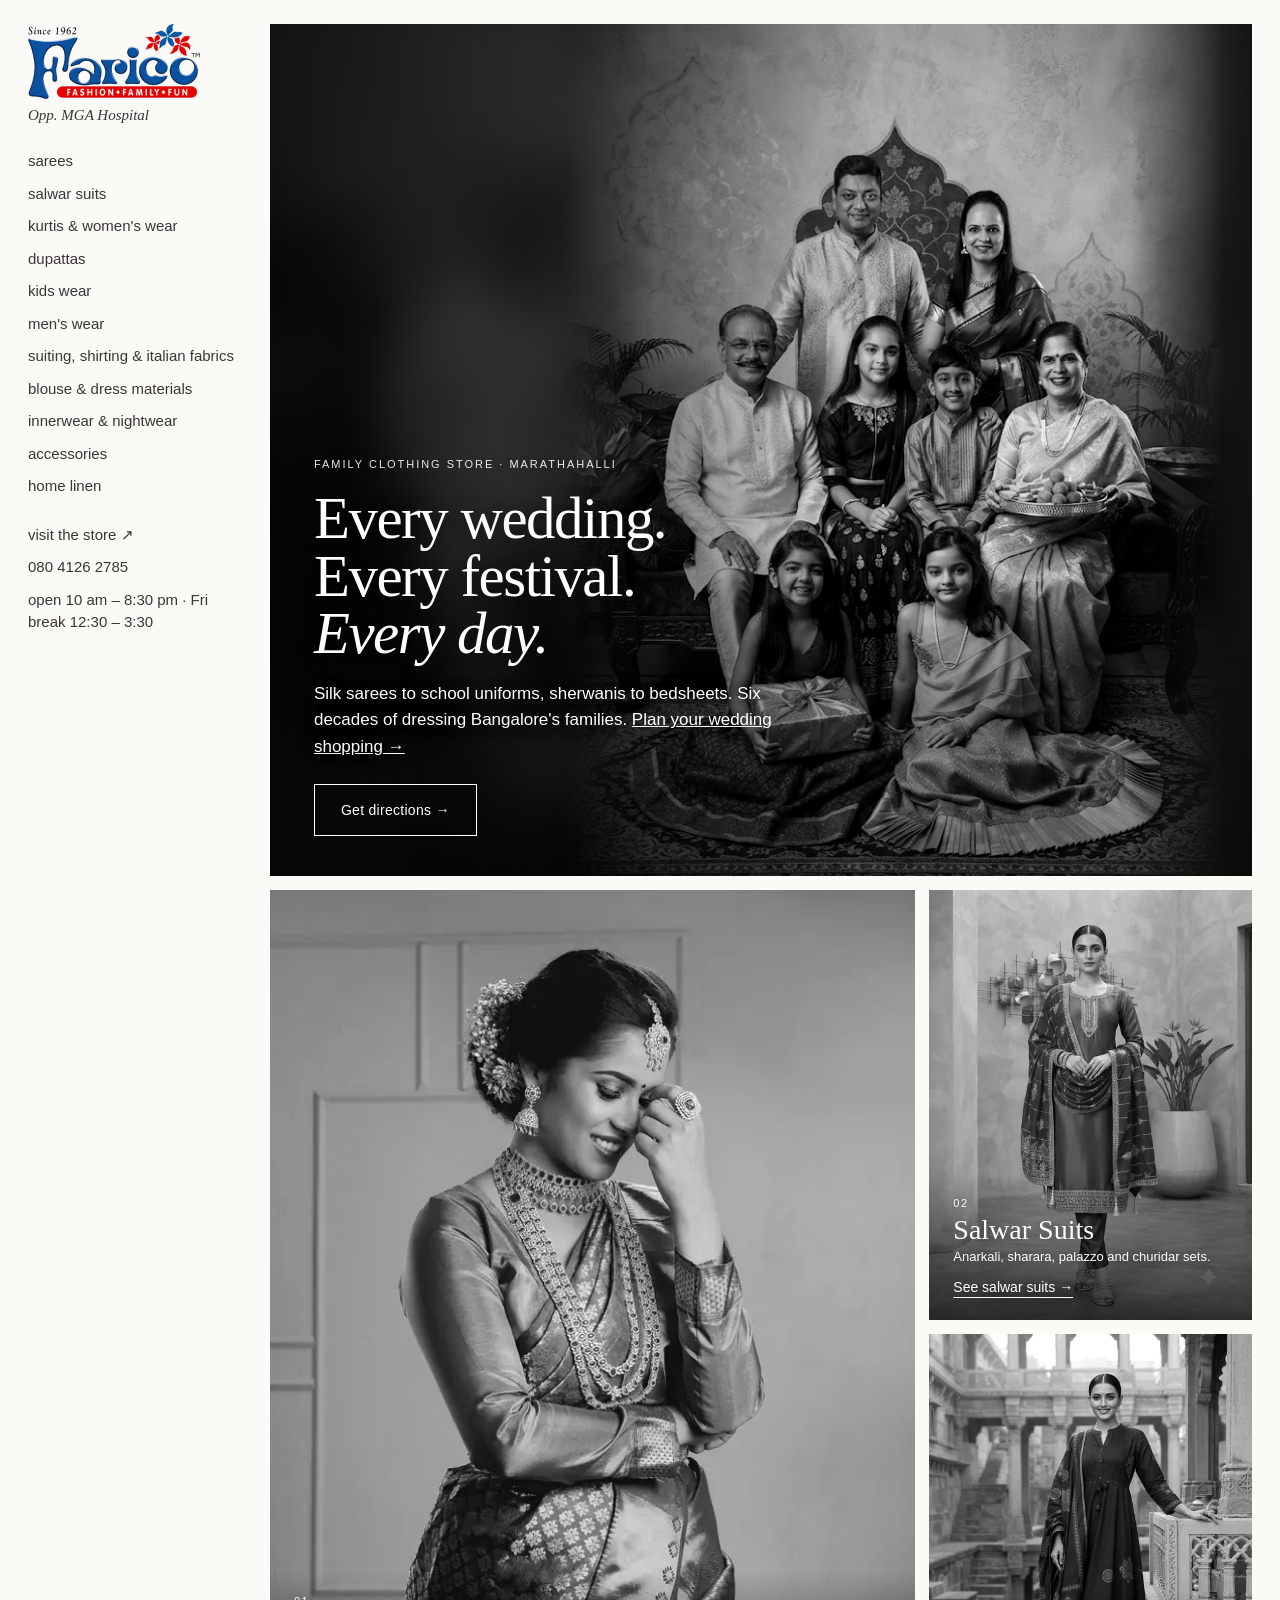
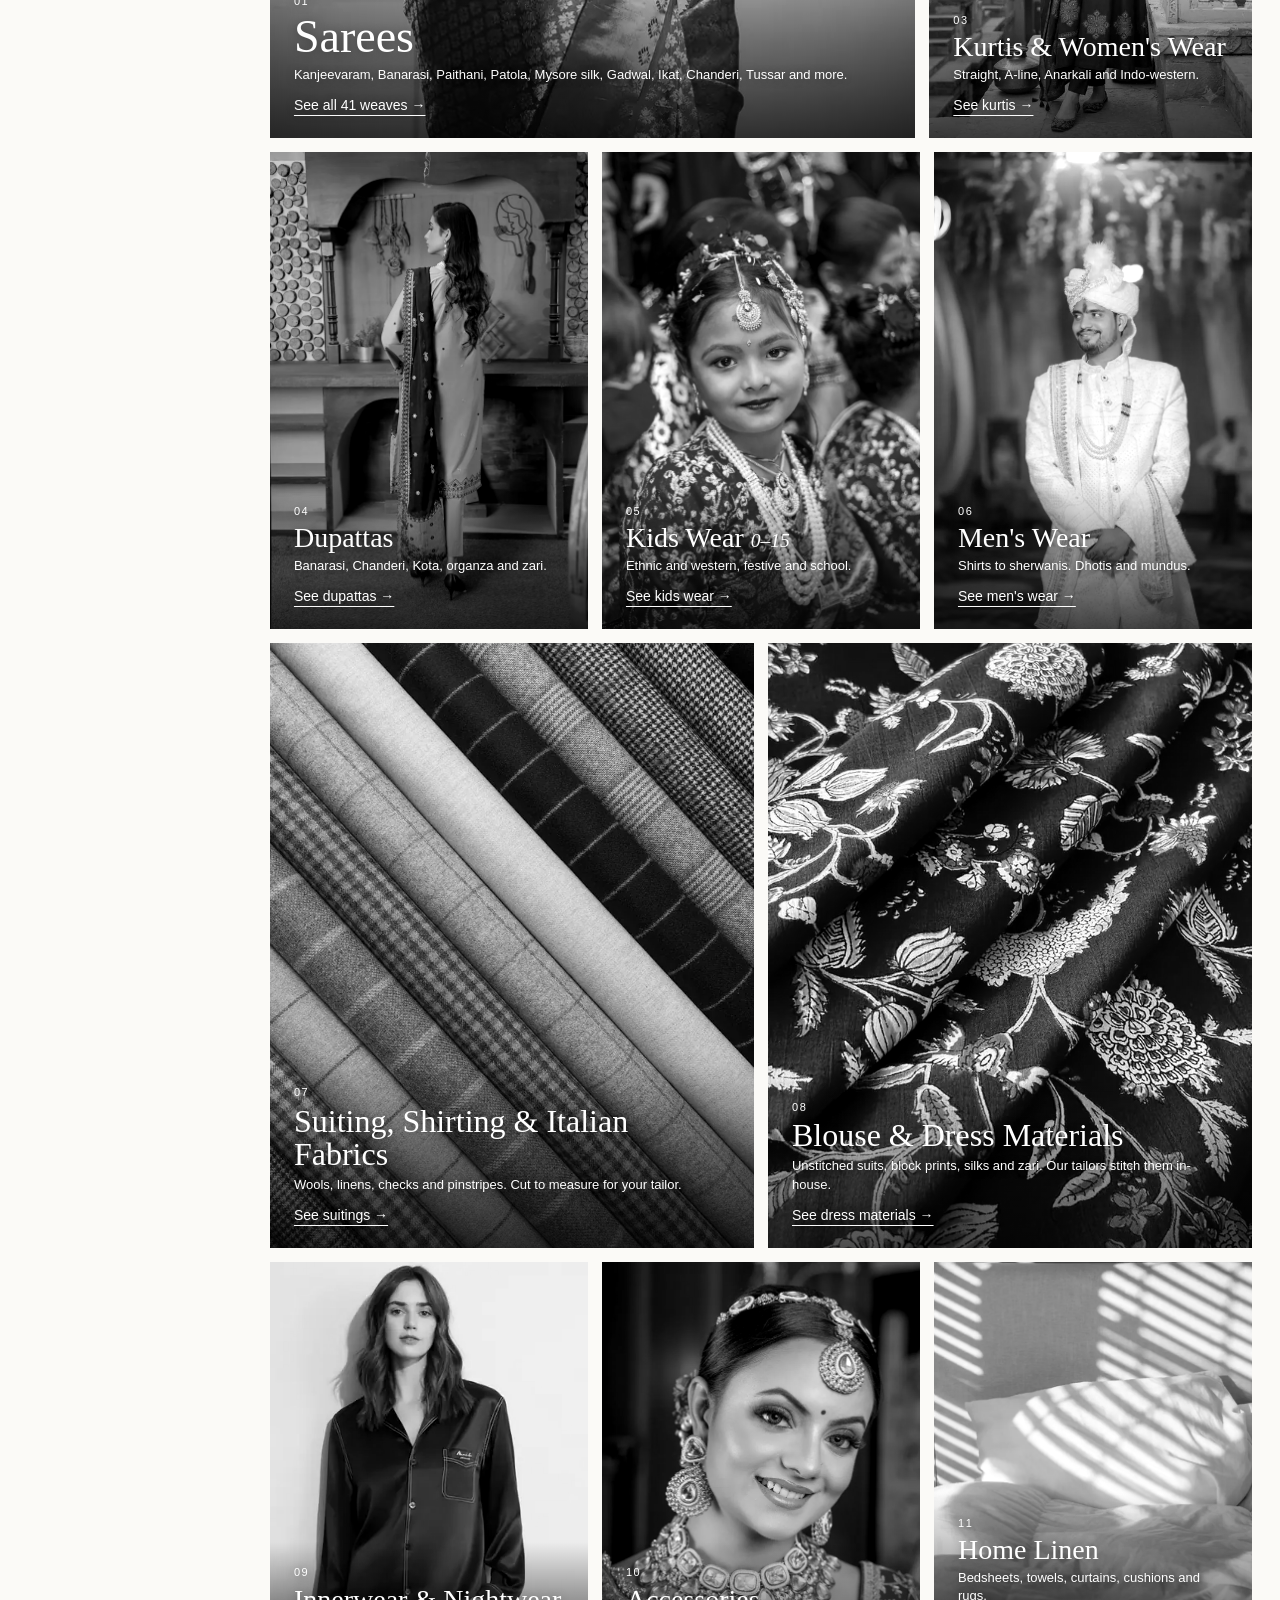
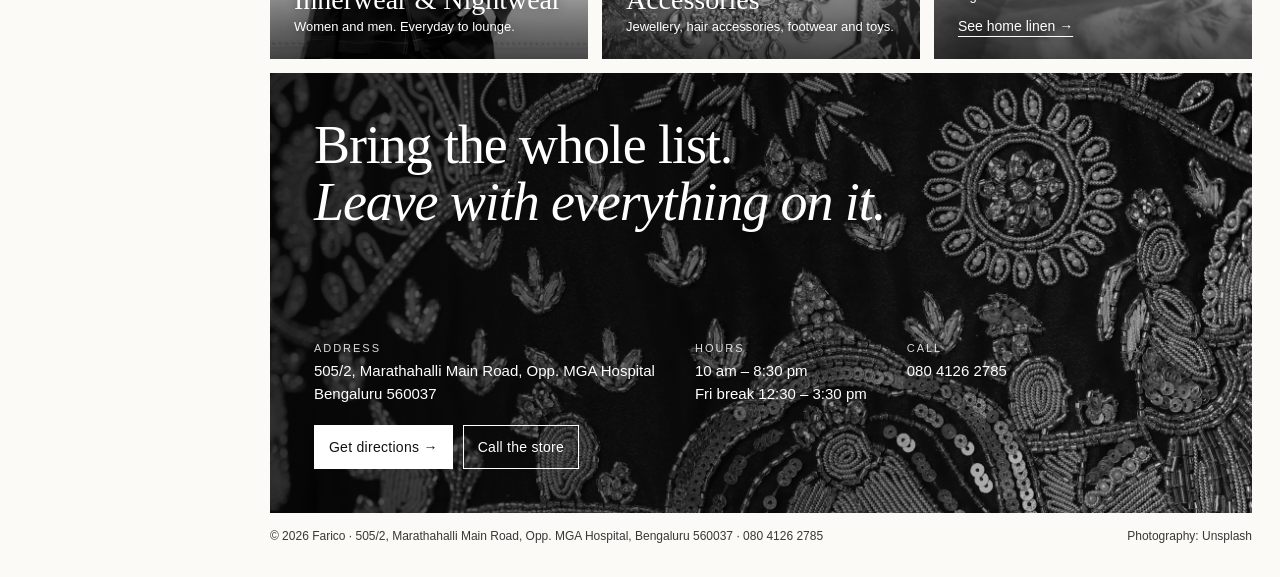
<file: index.html>
<!doctype html>
<html lang="en">
<head>
<meta charset="utf-8">
<meta http-equiv="Content-Security-Policy" content="default-src 'self'; img-src 'self' data: https://behold.pictures https://*.behold.pictures https://*.cdninstagram.com https://*.fbcdn.net; style-src 'self' 'unsafe-inline' https://fonts.googleapis.com; font-src https://fonts.gstatic.com; script-src 'self'; connect-src https://feeds.behold.so; object-src 'none'; base-uri 'self'; form-action 'none'; upgrade-insecure-requests">
<meta name="referrer" content="strict-origin-when-cross-origin">
<meta name="viewport" content="width=device-width, initial-scale=1">
<title>Complete Clothing Store in Marathahalli | Farico</title>
<meta name="description" content="Visit Farico, a complete family clothing store in Marathahalli, Bangalore. Sarees, Kidswear, Men's wear, Women's wear, fabrics &amp; more. Walk-in today.">
<link rel="canonical" href="https://farico.in/">
<meta name="theme-color" content="#FBFAF7">
<meta property="og:type" content="website">
<meta property="og:title" content="Farico — Complete Clothing Store in Marathahalli">
<meta property="og:description" content="Sarees, salwars, kurtis, kidswear, men's wear, suitings, fabrics and home linen. Since 1962. 505/2, Marathahalli Main Road, Opp. MGA Hospital, Bengaluru.">
<meta property="og:url" content="https://farico.in/">
<meta property="og:image" content="https://farico.in/img/family-683.webp">
<link rel="icon" type="image/png" href="img/icon-180.png">
<link rel="apple-touch-icon" href="img/icon-180.png">
<link rel="preload" as="image" href="img/family-683.webp" imagesrcset="img/family-480.webp 480w, img/family-683.webp 683w" imagesizes="(min-width:960px) 520px, 100vw" fetchpriority="high">
<link rel="preconnect" href="https://fonts.googleapis.com">
<link rel="preconnect" href="https://fonts.gstatic.com" crossorigin>
<link rel="stylesheet" href="https://fonts.googleapis.com/css2?family=Newsreader:ital,opsz,wght@0,6..72,300;1,6..72,300&amp;family=Geist:wght@300;400&amp;display=swap">
<script type="application/ld+json">
{"@context":"https://schema.org","@type":"ClothingStore","name":"Farico","url":"https://farico.in/","image":"https://farico.in/img/family-683.webp","logo":"https://farico.in/img/logo.png","foundingDate":"1962","telephone":"+91-80-41262785","address":{"@type":"PostalAddress","streetAddress":"505/2, Marathahalli Main Road, Opp. MGA Hospital","addressLocality":"Marathahalli, Bengaluru","addressRegion":"Karnataka","postalCode":"560037","addressCountry":"IN"},"geo":{"@type":"GeoCoordinates","latitude":12.9572004,"longitude":77.7002602},"openingHoursSpecification":[{"@type":"OpeningHoursSpecification","dayOfWeek":["Monday","Tuesday","Wednesday","Thursday","Saturday","Sunday"],"opens":"10:00","closes":"20:30"},{"@type":"OpeningHoursSpecification","dayOfWeek":"Friday","opens":"10:00","closes":"12:30"},{"@type":"OpeningHoursSpecification","dayOfWeek":"Friday","opens":"15:30","closes":"20:30"}],"hasMap":"https://www.google.com/maps/search/?api=1&query=FARICO&query_place_id=ChIJmXKPHPkTrjsRgQhDVaaILQQ"}
</script>
<link rel="stylesheet" href="/css/site.css">
</head>
<body>
<div class="wrap">

<header class="side">
 <div class="bar">
  <a class="logo" href="/" aria-label="Farico home"><picture><source srcset="img/logo.webp" type="image/webp"><img src="img/logo.png" alt="Farico — since 1962. Fashion, Family, Fun" width="344" height="150"></picture></a>
  <span class="place">Opp. MGA Hospital</span>
  <div class="acts">
   <a class="btn" href="tel:+918041262785" aria-label="Call Farico"><svg viewBox="0 0 24 24" fill="none" stroke="currentColor" stroke-width="1.6"><path d="M5 4h4l2 5-2.5 1.5a11 11 0 0 0 5 5L15 13l5 2v4a2 2 0 0 1-2 2A16 16 0 0 1 3 6a2 2 0 0 1 2-2"/></svg>Call</a>
   <a class="btn dark" href="https://www.google.com/maps/search/?api=1&amp;query=FARICO&amp;query_place_id=ChIJmXKPHPkTrjsRgQhDVaaILQQ" target="_blank" rel="noopener"><svg viewBox="0 0 24 24" fill="none" stroke="currentColor" stroke-width="1.6"><path d="M12 21s-7-6.2-7-11.5a7 7 0 0 1 14 0C19 14.8 12 21 12 21z"/><circle cx="12" cy="9.5" r="2.5"/></svg>Directions</a>
  </div>
 </div>
 <nav class="cats" aria-label="Collections">
  <a href="/saree-shop-marathahalli/">sarees</a>
  <a href="/salwar-suits-marathahalli/">salwar suits</a>
  <a href="/kurtis-marathahalli/">kurtis &amp; women's wear</a>
  <a href="#dupattas">dupattas</a>
  <a href="/kids-wear-marathahalli/">kids wear</a>
  <a href="/mens-wear-marathahalli/">men's wear</a>
  <a href="/suiting-shirting-marathahalli/">suiting, shirting &amp; italian fabrics</a>
  <a href="/dress-materials-marathahalli/">blouse &amp; dress materials</a>
  <a href="#nightwear">innerwear &amp; nightwear</a>
  <a href="#accessories">accessories</a>
  <a href="/home-linen-marathahalli/">home linen</a>
 </nav>
 <nav class="store" aria-label="Store">
  <a href="https://www.google.com/maps/search/?api=1&amp;query=FARICO&amp;query_place_id=ChIJmXKPHPkTrjsRgQhDVaaILQQ" target="_blank" rel="noopener">visit the store ↗</a>
  <a href="tel:+918041262785">080 4126 2785</a>
  <span>open 10 am – 8:30 pm · Fri break 12:30 – 3:30</span>
 </nav>
</header>

<main>
 <section class="tile hero" aria-labelledby="h1">
  <img class="bg" src="img/family-480.webp" alt="" aria-hidden="true" decoding="async">
  <img class="fg" src="img/family-683.webp" srcset="img/family-480.webp 480w, img/family-683.webp 683w" sizes="(min-width:960px) 600px, 100vw" width="683" height="1024" alt="Three generations of a family dressed in silk sarees, kurtas and festive kidswear" fetchpriority="high" decoding="async">
  <div class="shade"></div>
  <div class="body">
   <div>
    <h1 id="h1" class="kicker">Family clothing store · Marathahalli</h1>
    <p class="lead">Every wedding.<br>Every festival.<br><em>Every day.</em></p>
    <p>Silk sarees to school uniforms, sherwanis to bedsheets. Six decades of dressing Bangalore's families. <a href="/wedding-shopping-marathahalli/">Plan your wedding shopping →</a></p>
   </div>
   <a class="btn" href="https://www.google.com/maps/search/?api=1&amp;query=FARICO&amp;query_place_id=ChIJmXKPHPkTrjsRgQhDVaaILQQ" target="_blank" rel="noopener">Get directions →</a>
  </div>
 </section>

 <section class="grid" aria-label="Collections">
  <div class="row r1">
  <article class="tile wide g1" id="sarees">
   <img src="img/sarees-640.webp" srcset="img/sarees-640.webp 640w, img/sarees-1100.webp 1100w" sizes="(min-width:960px) 45vw, 100vw" width="1100" height="1650" loading="lazy" decoding="async" alt="Woman in a purple and gold silk saree" style="object-position:50% 20%">
   <div class="cap"><span class="num">01</span><h2>Sarees</h2><p>Kanjeevaram, Banarasi, Paithani, Patola, Mysore silk, Gadwal, Ikat, Chanderi, Tussar and more.</p><a class="go" href="/saree-shop-marathahalli/">See all 41 weaves →</a></div>
  </article>
  <div class="stack">
  <article class="tile g2" id="salwar">
   <img src="img/salwar-480.webp" srcset="img/salwar-480.webp 480w, img/salwar-768.webp 768w" sizes="(min-width:960px) 32vw, 50vw" width="768" height="1024" loading="lazy" decoding="async" alt="Woman in a teal silk salwar suit with an embroidered pink dupatta">
   <div class="cap"><span class="num">02</span><h3>Salwar Suits</h3><p>Anarkali, sharara, palazzo and churidar sets.</p><a class="go" href="/salwar-suits-marathahalli/">See salwar suits →</a></div>
  </article>
  <article class="tile g3" id="kurtis">
   <img src="img/kurtis-512.webp" srcset="img/kurtis-512.webp 512w, img/kurtis-819.webp 819w" sizes="(min-width:960px) 30vw, 50vw" width="819" height="1024" loading="lazy" decoding="async" alt="Woman in an indigo block-printed Anarkali kurta with matching dupatta" style="object-position:50% 15%">
   <div class="cap"><span class="num">03</span><h3>Kurtis &amp; Women's Wear</h3><p>Straight, A-line, Anarkali and Indo-western.</p><a class="go" href="/kurtis-marathahalli/">See kurtis →</a></div>
  </article>
  </div></div>
  <section class="insta" id="insta" aria-labelledby="igh">
  <div class="ig-head"><h2 id="igh">New on the shelves</h2><a href="https://www.instagram.com/farico.in/" target="_blank" rel="noopener">Follow @farico.in ↗</a></div>
  <div class="ig-wrap">
   <div class="ig-track"></div>
   <button class="ig-nav" data-dir="prev" type="button" aria-label="Previous posts">←</button>
   <button class="ig-nav" data-dir="next" type="button" aria-label="Next posts">→</button>
  </div>
 </section>
  <div class="row r2">
  <article class="tile g4" id="dupattas">
   <img src="img/dupattas-640.webp" srcset="img/dupattas-640.webp 640w, img/dupattas-1000.webp 1000w" sizes="(min-width:960px) 26vw, 50vw" width="1000" height="1500" loading="lazy" decoding="async" alt="Woman wearing a grey outfit with a black embroidered dupatta" style="object-position:50% 30%">
   <div class="cap"><span class="num">04</span><h3>Dupattas</h3><p>Banarasi, Chanderi, Kota, organza and zari.</p><a class="go" href="/kurtis-marathahalli/#g3">See dupattas →</a></div>
  </article>
  <article class="tile g5" id="kids">
   <img src="img/kids-640.webp" srcset="img/kids-640.webp 640w, img/kids-1000.webp 1000w" sizes="(min-width:960px) 26vw, 50vw" width="1000" height="1500" loading="lazy" decoding="async" alt="Young girl in a red and gold traditional dress" style="object-position:50% 25%">
   <div class="cap"><span class="num">05</span><h3>Kids Wear <em style="font-size:.7em">0–15</em></h3><p>Ethnic and western, festive and school.</p><a class="go" href="/kids-wear-marathahalli/">See kids wear →</a></div>
  </article>
  <article class="tile wide g6" id="men">
   <img src="img/men-640.webp" srcset="img/men-640.webp 640w, img/men-1000.webp 1000w" sizes="(min-width:960px) 26vw, 50vw" width="1000" height="1500" loading="lazy" decoding="async" alt="Groom in traditional Indian wedding attire" style="object-position:50% 20%">
   <div class="cap"><span class="num">06</span><h3>Men's Wear</h3><p>Shirts to sherwanis. Dhotis and mundus.</p><a class="go" href="/mens-wear-marathahalli/">See men's wear →</a></div>
  </article>
  </div>
  <div class="row r3">
  <article class="tile wide g7" id="suiting">
   <img src="img/suiting-640.webp" srcset="img/suiting-640.webp 640w, img/suiting-1000.webp 1000w" sizes="(min-width:960px) 40vw, 100vw" width="1000" height="1251" loading="lazy" decoding="async" alt="Suiting fabrics in checks, stripes and herringbone laid side by side">
   <div class="cap"><span class="num">07</span><h3>Suiting, Shirting &amp; Italian Fabrics</h3><p>Wools, linens, checks and pinstripes. Cut to measure for your tailor.</p><a class="go" href="/suiting-shirting-marathahalli/">See suitings →</a></div>
  </article>
  <article class="tile wide g8" id="materials">
   <img src="img/materials-640.webp" srcset="img/materials-640.webp 640w, img/materials-750.webp 750w" sizes="(min-width:960px) 40vw, 100vw" width="750" height="1000" loading="lazy" decoding="async" alt="Maroon floral printed dress material">
   <div class="cap"><span class="num">08</span><h3>Blouse &amp; Dress Materials</h3><p>Unstitched suits, block prints, silks and zari. Our tailors stitch them in-house.</p><a class="go" href="/dress-materials-marathahalli/">See dress materials →</a></div>
  </article>
  </div>
  <div class="row r4">
  <article class="tile g9" id="nightwear">
   <img src="img/nightwear-640.webp" srcset="img/nightwear-640.webp 640w, img/nightwear-900.webp 900w" sizes="(min-width:960px) 26vw, 50vw" width="900" height="675" loading="lazy" decoding="async" alt="Woman wearing navy silk pyjamas">
   <div class="cap"><span class="num">09</span><h3>Innerwear &amp; Nightwear</h3><p>Women and men. Everyday to lounge.</p></div>
  </article>
  <article class="tile g10" id="accessories">
   <img src="img/accessories-640.webp" srcset="img/accessories-640.webp 640w, img/accessories-800.webp 800w" sizes="(min-width:960px) 26vw, 50vw" width="800" height="1199" loading="lazy" decoding="async" alt="Woman wearing traditional Indian jewellery" style="object-position:50% 25%">
   <div class="cap"><span class="num">10</span><h3>Accessories</h3><p>Jewellery, hair accessories, footwear and toys.</p></div>
  </article>
  <article class="tile wide g11" id="home">
   <img src="img/home-640.webp" srcset="img/home-640.webp 640w, img/home-800.webp 800w" sizes="(min-width:960px) 26vw, 100vw" width="800" height="1200" loading="lazy" decoding="async" alt="A bed made with white linen and pillows">
   <div class="cap"><span class="num">11</span><h3>Home Linen</h3><p>Bedsheets, towels, curtains, cushions and rugs.</p><a class="go" href="/home-linen-marathahalli/">See home linen →</a></div>
  </article>
  </div>
 </section>


 <section class="tile visit" id="visit" aria-labelledby="vh">
  <img src="img/visit-960.webp" srcset="img/visit-960.webp 960w, img/visit-2000.webp 2000w" sizes="(min-width:960px) 80vw, 100vw" width="2000" height="900" loading="lazy" decoding="async" alt="Close-up of red silk with gold zari embroidery">
  <div class="shade"></div>
  <div class="body">
   <h2 id="vh">Bring the whole list.<br><em>Leave with everything on it.</em></h2>
   <div class="bottom">
    <div class="info">
     <a href="https://www.google.com/maps/search/?api=1&amp;query=FARICO&amp;query_place_id=ChIJmXKPHPkTrjsRgQhDVaaILQQ" target="_blank" rel="noopener"><span class="lbl">Address</span>505/2, Marathahalli Main Road, Opp. MGA Hospital<br>Bengaluru 560037</a>
     <div><span class="lbl">Hours</span>10 am – 8:30 pm<br>Fri break 12:30 – 3:30 pm</div>
     <a href="tel:+918041262785"><span class="lbl">Call</span>080 4126 2785</a>
    </div>
    <div class="btns">
     <a class="btn dark" href="https://www.google.com/maps/search/?api=1&amp;query=FARICO&amp;query_place_id=ChIJmXKPHPkTrjsRgQhDVaaILQQ" target="_blank" rel="noopener">Get directions →</a>
     <a class="btn" href="tel:+918041262785">Call the store</a>
    </div>
   </div>
  </div>
 </section>

 <footer>
  <span>© 2026 Farico · 505/2, Marathahalli Main Road, Opp. MGA Hospital, Bengaluru 560037 · <a href="tel:+918041262785">080 4126 2785</a></span>
  <span>Photography: Unsplash</span>
 </footer>
</main>
</div>
<script src="js/insta.js" defer></script>
</body>
</html>
</file>
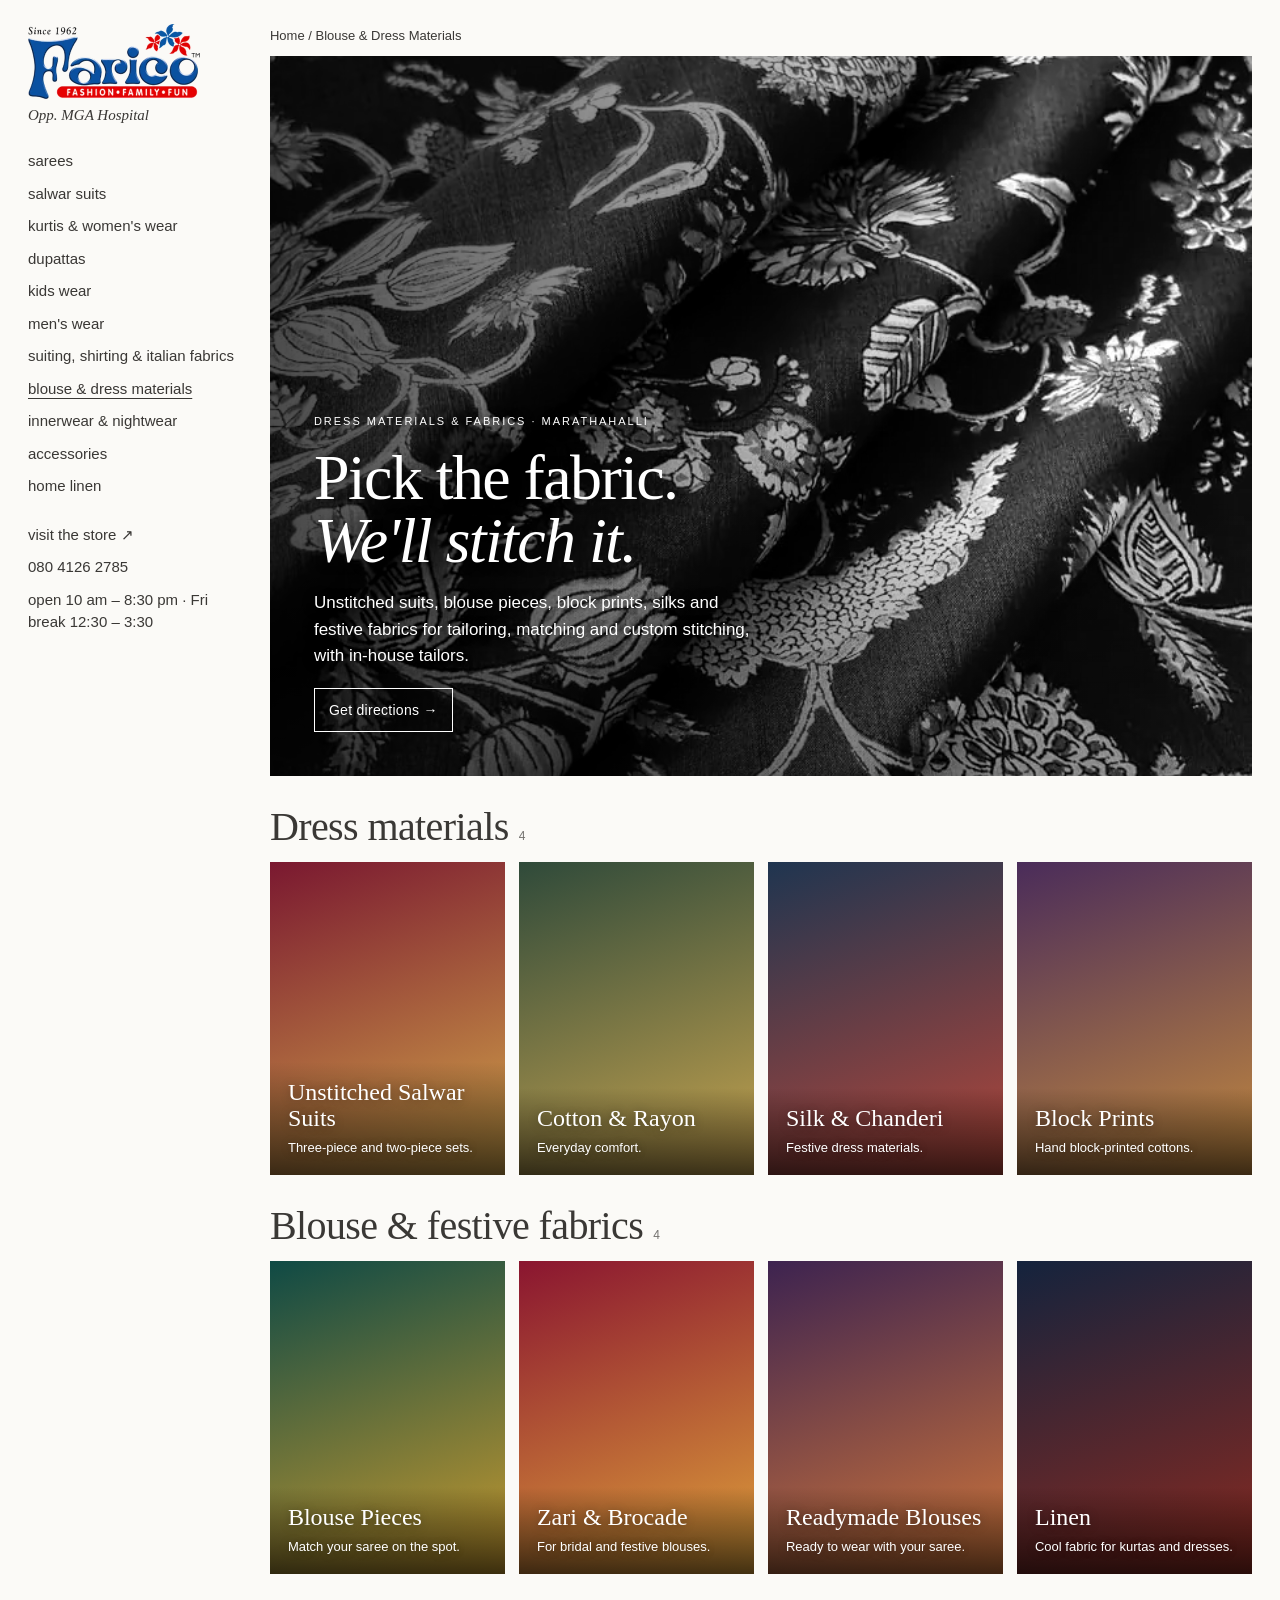
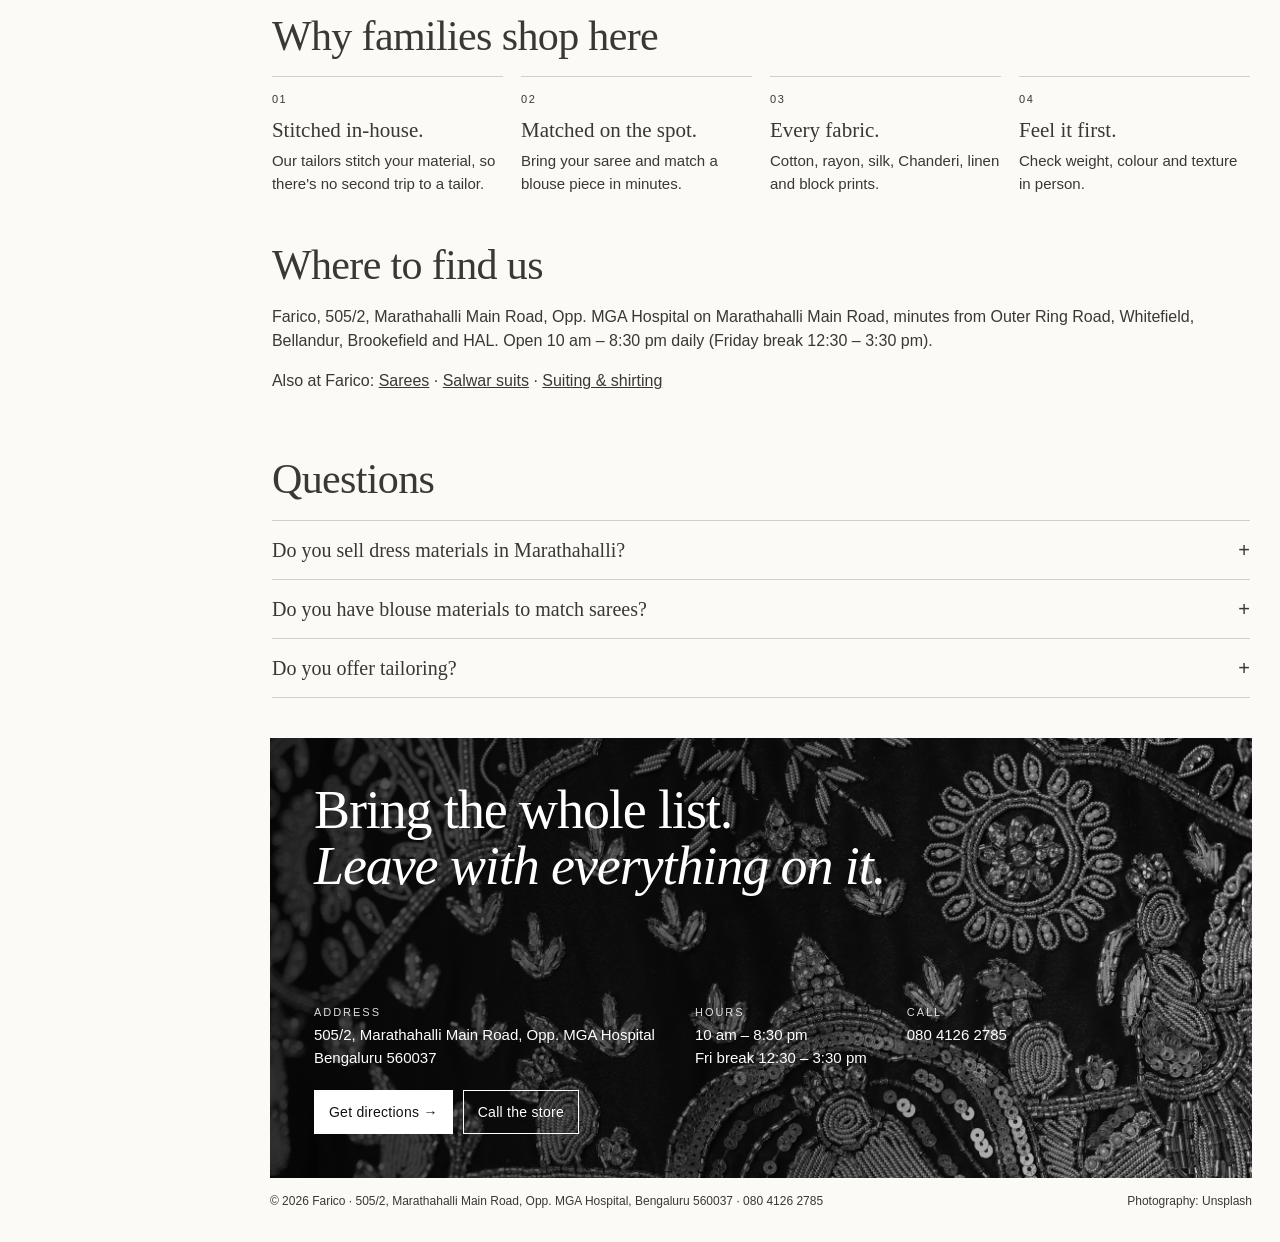
<file: dress-materials-marathahalli/index.html>
<!doctype html>
<html lang="en">
<head>
<meta charset="utf-8">
<meta http-equiv="Content-Security-Policy" content="default-src 'self'; img-src 'self' data: https://behold.pictures https://*.behold.pictures https://*.cdninstagram.com https://*.fbcdn.net; style-src 'self' 'unsafe-inline' https://fonts.googleapis.com; font-src https://fonts.gstatic.com; script-src 'self'; connect-src https://feeds.behold.so; object-src 'none'; base-uri 'self'; form-action 'none'; upgrade-insecure-requests">
<meta name="referrer" content="strict-origin-when-cross-origin">
<meta name="viewport" content="width=device-width, initial-scale=1">
<title>Dress Materials &amp; Fabric Shop in Marathahalli | Farico</title>
<meta name="description" content="Unstitched dress materials, blouse pieces, block prints, silks and zari fabrics at Farico, Marathahalli, with in-house tailoring. Walk in today.">
<link rel="canonical" href="https://farico.in/dress-materials-marathahalli/">
<meta name="theme-color" content="#FBFAF7">
<meta property="og:type" content="website">
<meta property="og:title" content="Dress materials and fabrics at Farico, Marathahalli">
<meta property="og:description" content="Unstitched dress materials, blouse pieces, block prints, silks and zari fabrics at Farico, Marathahalli, with in-house tailoring. Walk in today.">
<meta property="og:url" content="https://farico.in/dress-materials-marathahalli/">
<meta property="og:image" content="https://farico.in/img/materials-750.webp">
<link rel="icon" type="image/png" href="/img/icon-180.png">
<link rel="preconnect" href="https://fonts.googleapis.com">
<link rel="preconnect" href="https://fonts.gstatic.com" crossorigin>
<link rel="stylesheet" href="https://fonts.googleapis.com/css2?family=Newsreader:ital,opsz,wght@0,6..72,300;1,6..72,300&amp;family=Geist:wght@300;400&amp;display=swap">
<link rel="stylesheet" href="/css/site.css">
<link rel="stylesheet" href="/css/sarees.css">
<script type="application/ld+json">{"@context": "https://schema.org", "@graph": [{"@type": "BreadcrumbList", "itemListElement": [{"@type": "ListItem", "position": 1, "name": "Home", "item": "https://farico.in/"}, {"@type": "ListItem", "position": 2, "name": "Blouse & Dress Materials", "item": "https://farico.in/dress-materials-marathahalli/"}]}, {"@type": "FAQPage", "mainEntity": [{"@type": "Question", "name": "Do you sell dress materials in Marathahalli?", "acceptedAnswer": {"@type": "Answer", "text": "Yes. Unstitched salwar suits and dress materials in cotton, rayon, silk, Chanderi and block prints."}}, {"@type": "Question", "name": "Do you have blouse materials to match sarees?", "acceptedAnswer": {"@type": "Answer", "text": "Yes. Blouse pieces, zari and brocade fabrics, and readymade blouses, matched in-store."}}, {"@type": "Question", "name": "Do you offer tailoring?", "acceptedAnswer": {"@type": "Answer", "text": "Yes. Tailoring is done in-house for dress materials bought at Farico."}}]}]}</script>
</head>
<body>
<div class="wrap">

<header class="side">
 <div class="bar">
  <a class="logo" href="/" aria-label="Farico home"><picture><source srcset="/img/logo.webp" type="image/webp"><img src="/img/logo.png" alt="Farico — since 1962. Fashion, Family, Fun" width="344" height="150"></picture></a>
  <span class="place">Opp. MGA Hospital</span>
  <div class="acts">
   <a class="btn" href="tel:+918041262785" aria-label="Call Farico"><svg viewBox="0 0 24 24" fill="none" stroke="currentColor" stroke-width="1.6"><path d="M5 4h4l2 5-2.5 1.5a11 11 0 0 0 5 5L15 13l5 2v4a2 2 0 0 1-2 2A16 16 0 0 1 3 6a2 2 0 0 1 2-2"/></svg>Call</a>
   <a class="btn dark" href="https://www.google.com/maps/search/?api=1&amp;query=FARICO&amp;query_place_id=ChIJmXKPHPkTrjsRgQhDVaaILQQ" target="_blank" rel="noopener"><svg viewBox="0 0 24 24" fill="none" stroke="currentColor" stroke-width="1.6"><path d="M12 21s-7-6.2-7-11.5a7 7 0 0 1 14 0C19 14.8 12 21 12 21z"/><circle cx="12" cy="9.5" r="2.5"/></svg>Directions</a>
  </div>
 </div>
 <nav class="cats" aria-label="Collections">
  <a href="/saree-shop-marathahalli/">sarees</a>
  <a href="/salwar-suits-marathahalli/">salwar suits</a>
  <a href="/kurtis-marathahalli/">kurtis &amp; women's wear</a>
  <a href="/#dupattas">dupattas</a>
  <a href="/kids-wear-marathahalli/">kids wear</a>
  <a href="/mens-wear-marathahalli/">men's wear</a>
  <a href="/suiting-shirting-marathahalli/">suiting, shirting &amp; italian fabrics</a>
  <a href="/dress-materials-marathahalli/" aria-current="page">blouse &amp; dress materials</a>
  <a href="/#nightwear">innerwear &amp; nightwear</a>
  <a href="/#accessories">accessories</a>
  <a href="/home-linen-marathahalli/">home linen</a>
 </nav>
 <nav class="store" aria-label="Store">
  <a href="https://www.google.com/maps/search/?api=1&amp;query=FARICO&amp;query_place_id=ChIJmXKPHPkTrjsRgQhDVaaILQQ" target="_blank" rel="noopener">visit the store ↗</a>
  <a href="tel:+918041262785">080 4126 2785</a>
  <span>open 10 am – 8:30 pm · Fri break 12:30 – 3:30</span>
 </nav>
</header>

<main>
 <nav class="crumbs" aria-label="Breadcrumb"><a href="/">Home</a> / <span aria-current="page">Blouse &amp; Dress Materials</span></nav>

 <section class="tile shero" aria-labelledby="h1">
  <img src="/img/materials-750.webp" srcset="/img/materials-640.webp 640w, /img/materials-750.webp 750w" sizes="(min-width:960px) 80vw, 100vw" width="750" height="1000" alt="Maroon floral printed dress material" fetchpriority="high" decoding="async">
  <div class="shade"></div>
  <div class="body">
   <h1 id="h1" class="kicker">Dress materials &amp; fabrics · Marathahalli</h1>
   <p class="lead">Pick the fabric.<br><em>We'll stitch it.</em></p>
   <p>Unstitched suits, blouse pieces, block prints, silks and festive fabrics for tailoring, matching and custom stitching, with in-house tailors.</p>
   <a class="btn" href="https://www.google.com/maps/search/?api=1&amp;query=FARICO&amp;query_place_id=ChIJmXKPHPkTrjsRgQhDVaaILQQ" target="_blank" rel="noopener">Get directions →</a>
  </div>
 </section>

  <section class="vgroup" id="g1" aria-labelledby="h-g1">
   <h2 id="h-g1">Dress materials <span>4</span></h2>
   <div class="vgrid">
   <article class="tile vt"><div class="ph" style="background:linear-gradient(160deg,#7a1830,#d4a64a)" role="img" aria-label="Unstitched Salwar Suits, photo coming soon"></div><div class="cap"><h3>Unstitched Salwar Suits</h3><p>Three-piece and two-piece sets.</p></div></article>
   <article class="tile vt"><div class="ph" style="background:linear-gradient(160deg,#2f4a3a,#c7a44f)" role="img" aria-label="Cotton &amp; Rayon, photo coming soon"></div><div class="cap"><h3>Cotton &amp; Rayon</h3><p>Everyday comfort.</p></div></article>
   <article class="tile vt"><div class="ph" style="background:linear-gradient(160deg,#1f3550,#b5473a)" role="img" aria-label="Silk &amp; Chanderi, photo coming soon"></div><div class="cap"><h3>Silk &amp; Chanderi</h3><p>Festive dress materials.</p></div></article>
   <article class="tile vt"><div class="ph" style="background:linear-gradient(160deg,#4a2c5a,#c48a3f)" role="img" aria-label="Block Prints, photo coming soon"></div><div class="cap"><h3>Block Prints</h3><p>Hand block-printed cottons.</p></div></article>
   </div>
  </section>
  <section class="vgroup" id="g2" aria-labelledby="h-g2">
   <h2 id="h-g2">Blouse &amp; festive fabrics <span>4</span></h2>
   <div class="vgrid">
   <article class="tile vt"><div class="ph" style="background:linear-gradient(160deg,#0f4a45,#c79a2e)" role="img" aria-label="Blouse Pieces, photo coming soon"></div><div class="cap"><h3>Blouse Pieces</h3><p>Match your saree on the spot.</p></div></article>
   <article class="tile vt"><div class="ph" style="background:linear-gradient(160deg,#8a1530,#e0a23a)" role="img" aria-label="Zari &amp; Brocade, photo coming soon"></div><div class="cap"><h3>Zari &amp; Brocade</h3><p>For bridal and festive blouses.</p></div></article>
   <article class="tile vt"><div class="ph" style="background:linear-gradient(160deg,#3d2350,#d0763a)" role="img" aria-label="Readymade Blouses, photo coming soon"></div><div class="cap"><h3>Readymade Blouses</h3><p>Ready to wear with your saree.</p></div></article>
   <article class="tile vt"><div class="ph" style="background:linear-gradient(160deg,#14233d,#8a2a20)" role="img" aria-label="Linen, photo coming soon"></div><div class="cap"><h3>Linen</h3><p>Cool fabric for kurtas and dresses.</p></div></article>
   </div>
  </section>

 <section class="why" aria-labelledby="whyh">
  <h2 id="whyh">Why families shop here</h2>
  <ol>
   <li><strong>Stitched in-house.</strong> Our tailors stitch your material, so there's no second trip to a tailor.</li>
   <li><strong>Matched on the spot.</strong> Bring your saree and match a blouse piece in minutes.</li>
   <li><strong>Every fabric.</strong> Cotton, rayon, silk, Chanderi, linen and block prints.</li>
   <li><strong>Feel it first.</strong> Check weight, colour and texture in person.</li>
  </ol>
 </section>

 <section class="why" aria-labelledby="whereh">
  <h2 id="whereh">Where to find us</h2>
  <p>Farico, 505/2, Marathahalli Main Road, Opp. MGA Hospital on Marathahalli Main Road, minutes from Outer Ring Road, Whitefield, Bellandur, Brookefield and HAL. Open 10 am – 8:30 pm daily (Friday break 12:30 – 3:30 pm).</p>
  <p>Also at Farico: <a href="/saree-shop-marathahalli/">Sarees</a> · <a href="/salwar-suits-marathahalli/">Salwar suits</a> · <a href="/suiting-shirting-marathahalli/">Suiting &amp; shirting</a></p>
 </section>

 <section class="faq" aria-labelledby="faqh">
  <h2 id="faqh">Questions</h2>
  <details><summary>Do you sell dress materials in Marathahalli?</summary><p>Yes. Unstitched salwar suits and dress materials in cotton, rayon, silk, Chanderi and block prints.</p></details><details><summary>Do you have blouse materials to match sarees?</summary><p>Yes. Blouse pieces, zari and brocade fabrics, and readymade blouses, matched in-store.</p></details><details><summary>Do you offer tailoring?</summary><p>Yes. Tailoring is done in-house for dress materials bought at Farico.</p></details>
 </section>

 <section class="tile visit" id="visit" aria-labelledby="vh">
  <img src="/img/visit-960.webp" srcset="/img/visit-960.webp 960w, /img/visit-2000.webp 2000w" sizes="(min-width:960px) 80vw, 100vw" width="2000" height="900" loading="lazy" decoding="async" alt="Close-up of red silk with gold zari embroidery">
  <div class="shade"></div>
  <div class="body">
   <h2 id="vh">Bring the whole list.<br><em>Leave with everything on it.</em></h2>
   <div class="bottom">
    <div class="info">
     <a href="https://www.google.com/maps/search/?api=1&amp;query=FARICO&amp;query_place_id=ChIJmXKPHPkTrjsRgQhDVaaILQQ" target="_blank" rel="noopener"><span class="lbl">Address</span>505/2, Marathahalli Main Road, Opp. MGA Hospital<br>Bengaluru 560037</a>
     <div><span class="lbl">Hours</span>10 am – 8:30 pm<br>Fri break 12:30 – 3:30 pm</div>
     <a href="tel:+918041262785"><span class="lbl">Call</span>080 4126 2785</a>
    </div>
    <div class="btns">
     <a class="btn dark" href="https://www.google.com/maps/search/?api=1&amp;query=FARICO&amp;query_place_id=ChIJmXKPHPkTrjsRgQhDVaaILQQ" target="_blank" rel="noopener">Get directions →</a>
     <a class="btn" href="tel:+918041262785">Call the store</a>
    </div>
   </div>
  </div>
 </section>

 <footer>
  <span>© 2026 Farico · 505/2, Marathahalli Main Road, Opp. MGA Hospital, Bengaluru 560037 · <a href="tel:+918041262785">080 4126 2785</a></span>
  <span>Photography: Unsplash</span>
 </footer>
</main>
</div>
</body>
</html>
</file>
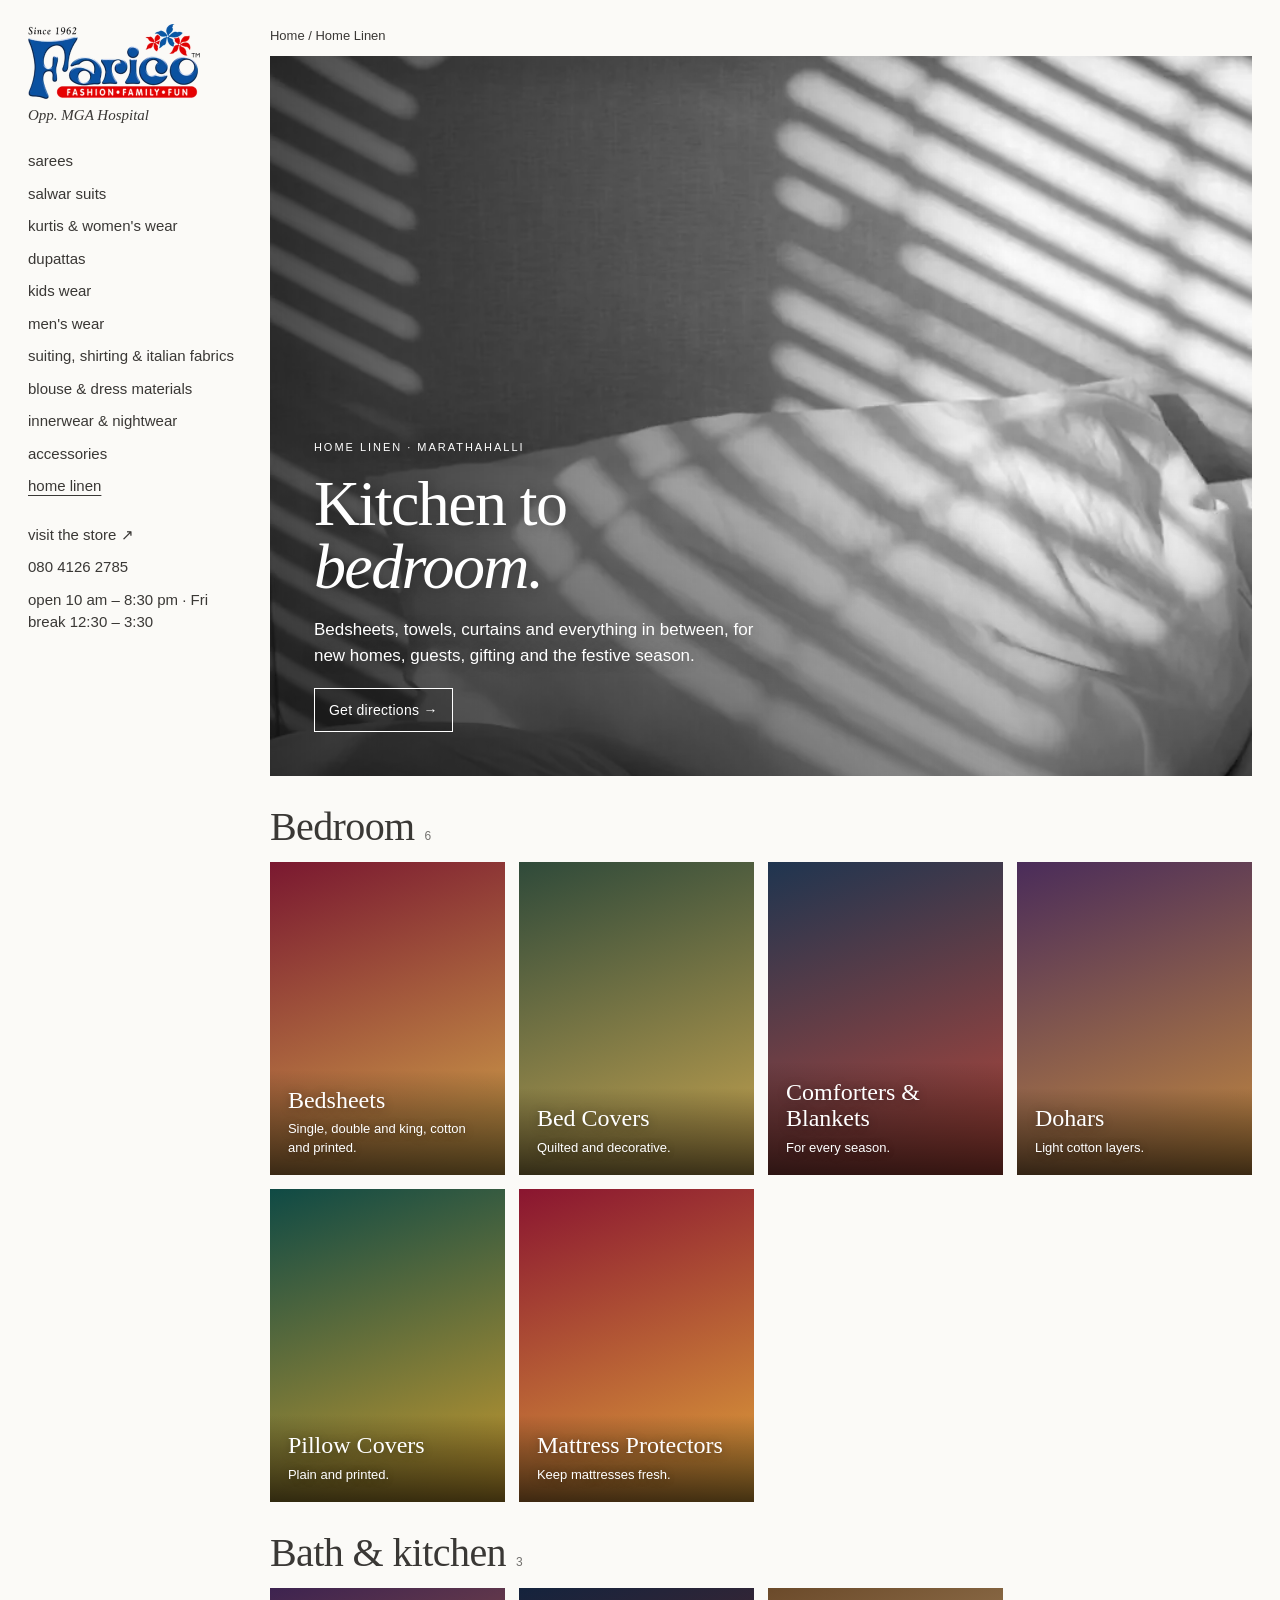
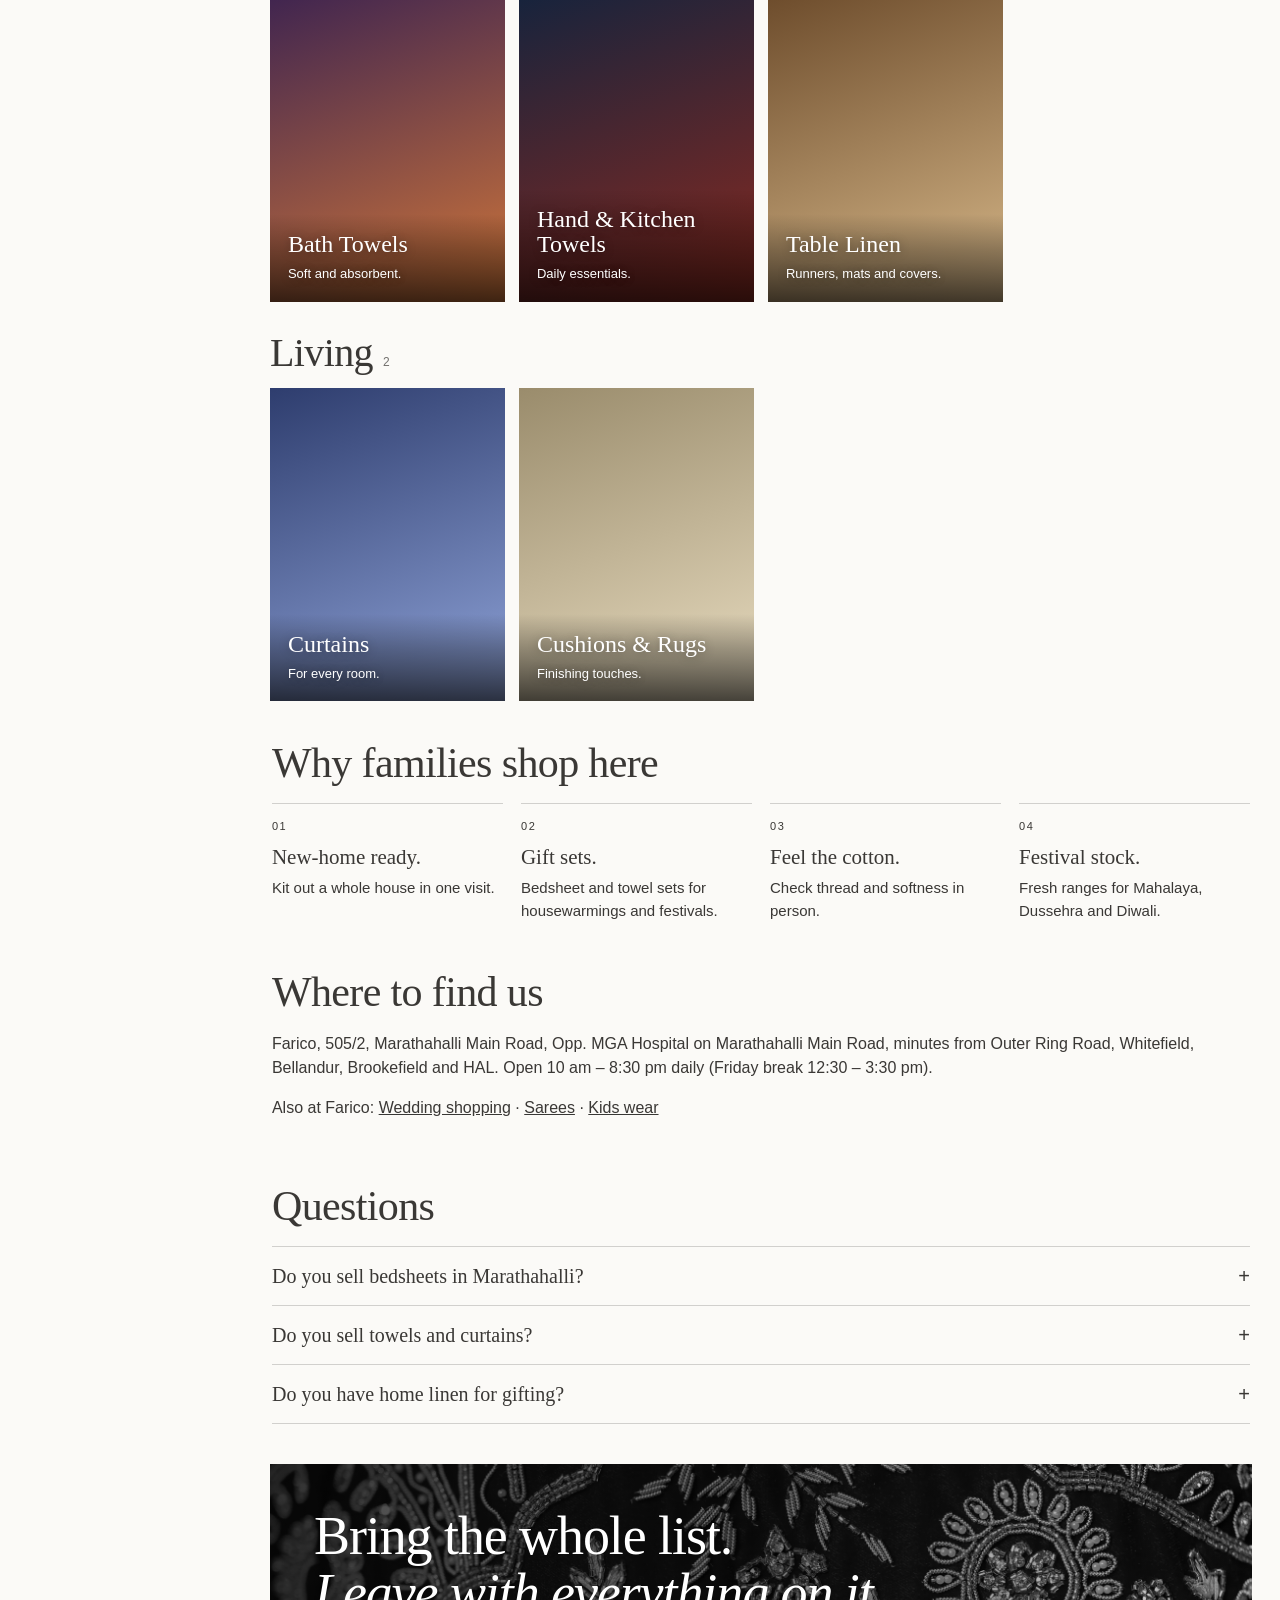
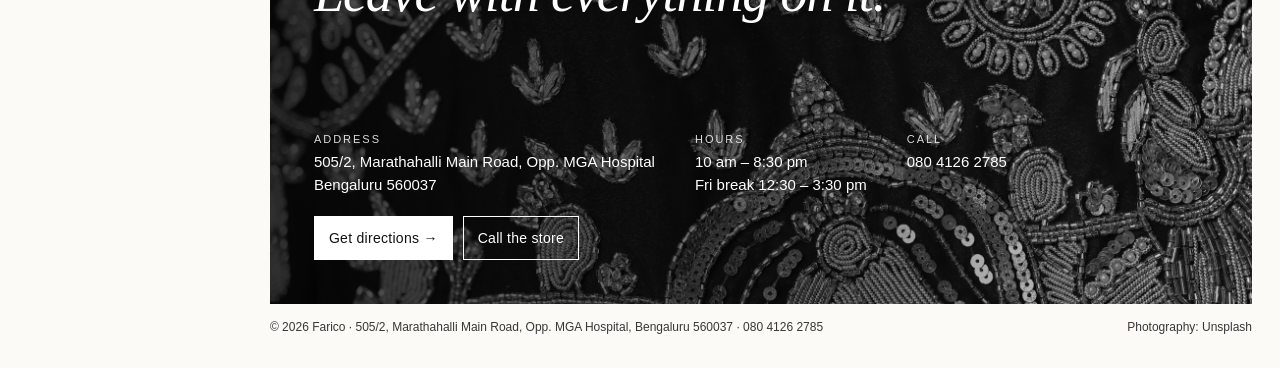
<file: home-linen-marathahalli/index.html>
<!doctype html>
<html lang="en">
<head>
<meta charset="utf-8">
<meta http-equiv="Content-Security-Policy" content="default-src 'self'; img-src 'self' data: https://behold.pictures https://*.behold.pictures https://*.cdninstagram.com https://*.fbcdn.net; style-src 'self' 'unsafe-inline' https://fonts.googleapis.com; font-src https://fonts.gstatic.com; script-src 'self'; connect-src https://feeds.behold.so; object-src 'none'; base-uri 'self'; form-action 'none'; upgrade-insecure-requests">
<meta name="referrer" content="strict-origin-when-cross-origin">
<meta name="viewport" content="width=device-width, initial-scale=1">
<title>Bedsheet &amp; Home Linen Shop in Marathahalli | Farico</title>
<meta name="description" content="Bedsheets, bed covers, comforters, blankets, dohars, towels, curtains and table linen at Farico, Marathahalli. From the kitchen to the bedroom. Walk in today.">
<link rel="canonical" href="https://farico.in/home-linen-marathahalli/">
<meta name="theme-color" content="#FBFAF7">
<meta property="og:type" content="website">
<meta property="og:title" content="Home linen at Farico, Marathahalli">
<meta property="og:description" content="Bedsheets, bed covers, comforters, blankets, dohars, towels, curtains and table linen at Farico, Marathahalli. From the kitchen to the bedroom. Walk in today.">
<meta property="og:url" content="https://farico.in/home-linen-marathahalli/">
<meta property="og:image" content="https://farico.in/img/home-800.webp">
<link rel="icon" type="image/png" href="/img/icon-180.png">
<link rel="preconnect" href="https://fonts.googleapis.com">
<link rel="preconnect" href="https://fonts.gstatic.com" crossorigin>
<link rel="stylesheet" href="https://fonts.googleapis.com/css2?family=Newsreader:ital,opsz,wght@0,6..72,300;1,6..72,300&amp;family=Geist:wght@300;400&amp;display=swap">
<link rel="stylesheet" href="/css/site.css">
<link rel="stylesheet" href="/css/sarees.css">
<script type="application/ld+json">{"@context": "https://schema.org", "@graph": [{"@type": "BreadcrumbList", "itemListElement": [{"@type": "ListItem", "position": 1, "name": "Home", "item": "https://farico.in/"}, {"@type": "ListItem", "position": 2, "name": "Home Linen", "item": "https://farico.in/home-linen-marathahalli/"}]}, {"@type": "FAQPage", "mainEntity": [{"@type": "Question", "name": "Do you sell bedsheets in Marathahalli?", "acceptedAnswer": {"@type": "Answer", "text": "Yes. Single, double and king bedsheets in cotton and printed designs, plus bed covers and comforters."}}, {"@type": "Question", "name": "Do you sell towels and curtains?", "acceptedAnswer": {"@type": "Answer", "text": "Yes. Bath, hand and kitchen towels, curtains, cushions and rugs."}}, {"@type": "Question", "name": "Do you have home linen for gifting?", "acceptedAnswer": {"@type": "Answer", "text": "Yes. Bedsheet and towel sets are popular for housewarmings and festivals."}}]}]}</script>
</head>
<body>
<div class="wrap">

<header class="side">
 <div class="bar">
  <a class="logo" href="/" aria-label="Farico home"><picture><source srcset="/img/logo.webp" type="image/webp"><img src="/img/logo.png" alt="Farico — since 1962. Fashion, Family, Fun" width="344" height="150"></picture></a>
  <span class="place">Opp. MGA Hospital</span>
  <div class="acts">
   <a class="btn" href="tel:+918041262785" aria-label="Call Farico"><svg viewBox="0 0 24 24" fill="none" stroke="currentColor" stroke-width="1.6"><path d="M5 4h4l2 5-2.5 1.5a11 11 0 0 0 5 5L15 13l5 2v4a2 2 0 0 1-2 2A16 16 0 0 1 3 6a2 2 0 0 1 2-2"/></svg>Call</a>
   <a class="btn dark" href="https://www.google.com/maps/search/?api=1&amp;query=FARICO&amp;query_place_id=ChIJmXKPHPkTrjsRgQhDVaaILQQ" target="_blank" rel="noopener"><svg viewBox="0 0 24 24" fill="none" stroke="currentColor" stroke-width="1.6"><path d="M12 21s-7-6.2-7-11.5a7 7 0 0 1 14 0C19 14.8 12 21 12 21z"/><circle cx="12" cy="9.5" r="2.5"/></svg>Directions</a>
  </div>
 </div>
 <nav class="cats" aria-label="Collections">
  <a href="/saree-shop-marathahalli/">sarees</a>
  <a href="/salwar-suits-marathahalli/">salwar suits</a>
  <a href="/kurtis-marathahalli/">kurtis &amp; women's wear</a>
  <a href="/#dupattas">dupattas</a>
  <a href="/kids-wear-marathahalli/">kids wear</a>
  <a href="/mens-wear-marathahalli/">men's wear</a>
  <a href="/suiting-shirting-marathahalli/">suiting, shirting &amp; italian fabrics</a>
  <a href="/dress-materials-marathahalli/">blouse &amp; dress materials</a>
  <a href="/#nightwear">innerwear &amp; nightwear</a>
  <a href="/#accessories">accessories</a>
  <a href="/home-linen-marathahalli/" aria-current="page">home linen</a>
 </nav>
 <nav class="store" aria-label="Store">
  <a href="https://www.google.com/maps/search/?api=1&amp;query=FARICO&amp;query_place_id=ChIJmXKPHPkTrjsRgQhDVaaILQQ" target="_blank" rel="noopener">visit the store ↗</a>
  <a href="tel:+918041262785">080 4126 2785</a>
  <span>open 10 am – 8:30 pm · Fri break 12:30 – 3:30</span>
 </nav>
</header>

<main>
 <nav class="crumbs" aria-label="Breadcrumb"><a href="/">Home</a> / <span aria-current="page">Home Linen</span></nav>

 <section class="tile shero" aria-labelledby="h1">
  <img src="/img/home-800.webp" srcset="/img/home-640.webp 640w, /img/home-800.webp 800w" sizes="(min-width:960px) 80vw, 100vw" width="800" height="1200" alt="A bed made with white linen and pillows" fetchpriority="high" decoding="async">
  <div class="shade"></div>
  <div class="body">
   <h1 id="h1" class="kicker">Home linen · Marathahalli</h1>
   <p class="lead">Kitchen to<br><em>bedroom.</em></p>
   <p>Bedsheets, towels, curtains and everything in between, for new homes, guests, gifting and the festive season.</p>
   <a class="btn" href="https://www.google.com/maps/search/?api=1&amp;query=FARICO&amp;query_place_id=ChIJmXKPHPkTrjsRgQhDVaaILQQ" target="_blank" rel="noopener">Get directions →</a>
  </div>
 </section>

  <section class="vgroup" id="g1" aria-labelledby="h-g1">
   <h2 id="h-g1">Bedroom <span>6</span></h2>
   <div class="vgrid">
   <article class="tile vt"><div class="ph" style="background:linear-gradient(160deg,#7a1830,#d4a64a)" role="img" aria-label="Bedsheets, photo coming soon"></div><div class="cap"><h3>Bedsheets</h3><p>Single, double and king, cotton and printed.</p></div></article>
   <article class="tile vt"><div class="ph" style="background:linear-gradient(160deg,#2f4a3a,#c7a44f)" role="img" aria-label="Bed Covers, photo coming soon"></div><div class="cap"><h3>Bed Covers</h3><p>Quilted and decorative.</p></div></article>
   <article class="tile vt"><div class="ph" style="background:linear-gradient(160deg,#1f3550,#b5473a)" role="img" aria-label="Comforters &amp; Blankets, photo coming soon"></div><div class="cap"><h3>Comforters &amp; Blankets</h3><p>For every season.</p></div></article>
   <article class="tile vt"><div class="ph" style="background:linear-gradient(160deg,#4a2c5a,#c48a3f)" role="img" aria-label="Dohars, photo coming soon"></div><div class="cap"><h3>Dohars</h3><p>Light cotton layers.</p></div></article>
   <article class="tile vt"><div class="ph" style="background:linear-gradient(160deg,#0f4a45,#c79a2e)" role="img" aria-label="Pillow Covers, photo coming soon"></div><div class="cap"><h3>Pillow Covers</h3><p>Plain and printed.</p></div></article>
   <article class="tile vt"><div class="ph" style="background:linear-gradient(160deg,#8a1530,#e0a23a)" role="img" aria-label="Mattress Protectors, photo coming soon"></div><div class="cap"><h3>Mattress Protectors</h3><p>Keep mattresses fresh.</p></div></article>
   </div>
  </section>
  <section class="vgroup" id="g2" aria-labelledby="h-g2">
   <h2 id="h-g2">Bath &amp; kitchen <span>3</span></h2>
   <div class="vgrid">
   <article class="tile vt"><div class="ph" style="background:linear-gradient(160deg,#3d2350,#d0763a)" role="img" aria-label="Bath Towels, photo coming soon"></div><div class="cap"><h3>Bath Towels</h3><p>Soft and absorbent.</p></div></article>
   <article class="tile vt"><div class="ph" style="background:linear-gradient(160deg,#14233d,#8a2a20)" role="img" aria-label="Hand &amp; Kitchen Towels, photo coming soon"></div><div class="cap"><h3>Hand &amp; Kitchen Towels</h3><p>Daily essentials.</p></div></article>
   <article class="tile vt"><div class="ph" style="background:linear-gradient(160deg,#6b4a2a,#d8b98a)" role="img" aria-label="Table Linen, photo coming soon"></div><div class="cap"><h3>Table Linen</h3><p>Runners, mats and covers.</p></div></article>
   </div>
  </section>
  <section class="vgroup" id="g3" aria-labelledby="h-g3">
   <h2 id="h-g3">Living <span>2</span></h2>
   <div class="vgrid">
   <article class="tile vt"><div class="ph" style="background:linear-gradient(160deg,#2e3d6e,#8fa3d8)" role="img" aria-label="Curtains, photo coming soon"></div><div class="cap"><h3>Curtains</h3><p>For every room.</p></div></article>
   <article class="tile vt"><div class="ph" style="background:linear-gradient(160deg,#9a8c6c,#e8dcc0)" role="img" aria-label="Cushions &amp; Rugs, photo coming soon"></div><div class="cap"><h3>Cushions &amp; Rugs</h3><p>Finishing touches.</p></div></article>
   </div>
  </section>

 <section class="why" aria-labelledby="whyh">
  <h2 id="whyh">Why families shop here</h2>
  <ol>
   <li><strong>New-home ready.</strong> Kit out a whole house in one visit.</li>
   <li><strong>Gift sets.</strong> Bedsheet and towel sets for housewarmings and festivals.</li>
   <li><strong>Feel the cotton.</strong> Check thread and softness in person.</li>
   <li><strong>Festival stock.</strong> Fresh ranges for Mahalaya, Dussehra and Diwali.</li>
  </ol>
 </section>

 <section class="why" aria-labelledby="whereh">
  <h2 id="whereh">Where to find us</h2>
  <p>Farico, 505/2, Marathahalli Main Road, Opp. MGA Hospital on Marathahalli Main Road, minutes from Outer Ring Road, Whitefield, Bellandur, Brookefield and HAL. Open 10 am – 8:30 pm daily (Friday break 12:30 – 3:30 pm).</p>
  <p>Also at Farico: <a href="/wedding-shopping-marathahalli/">Wedding shopping</a> · <a href="/saree-shop-marathahalli/">Sarees</a> · <a href="/kids-wear-marathahalli/">Kids wear</a></p>
 </section>

 <section class="faq" aria-labelledby="faqh">
  <h2 id="faqh">Questions</h2>
  <details><summary>Do you sell bedsheets in Marathahalli?</summary><p>Yes. Single, double and king bedsheets in cotton and printed designs, plus bed covers and comforters.</p></details><details><summary>Do you sell towels and curtains?</summary><p>Yes. Bath, hand and kitchen towels, curtains, cushions and rugs.</p></details><details><summary>Do you have home linen for gifting?</summary><p>Yes. Bedsheet and towel sets are popular for housewarmings and festivals.</p></details>
 </section>

 <section class="tile visit" id="visit" aria-labelledby="vh">
  <img src="/img/visit-960.webp" srcset="/img/visit-960.webp 960w, /img/visit-2000.webp 2000w" sizes="(min-width:960px) 80vw, 100vw" width="2000" height="900" loading="lazy" decoding="async" alt="Close-up of red silk with gold zari embroidery">
  <div class="shade"></div>
  <div class="body">
   <h2 id="vh">Bring the whole list.<br><em>Leave with everything on it.</em></h2>
   <div class="bottom">
    <div class="info">
     <a href="https://www.google.com/maps/search/?api=1&amp;query=FARICO&amp;query_place_id=ChIJmXKPHPkTrjsRgQhDVaaILQQ" target="_blank" rel="noopener"><span class="lbl">Address</span>505/2, Marathahalli Main Road, Opp. MGA Hospital<br>Bengaluru 560037</a>
     <div><span class="lbl">Hours</span>10 am – 8:30 pm<br>Fri break 12:30 – 3:30 pm</div>
     <a href="tel:+918041262785"><span class="lbl">Call</span>080 4126 2785</a>
    </div>
    <div class="btns">
     <a class="btn dark" href="https://www.google.com/maps/search/?api=1&amp;query=FARICO&amp;query_place_id=ChIJmXKPHPkTrjsRgQhDVaaILQQ" target="_blank" rel="noopener">Get directions →</a>
     <a class="btn" href="tel:+918041262785">Call the store</a>
    </div>
   </div>
  </div>
 </section>

 <footer>
  <span>© 2026 Farico · 505/2, Marathahalli Main Road, Opp. MGA Hospital, Bengaluru 560037 · <a href="tel:+918041262785">080 4126 2785</a></span>
  <span>Photography: Unsplash</span>
 </footer>
</main>
</div>
</body>
</html>
</file>
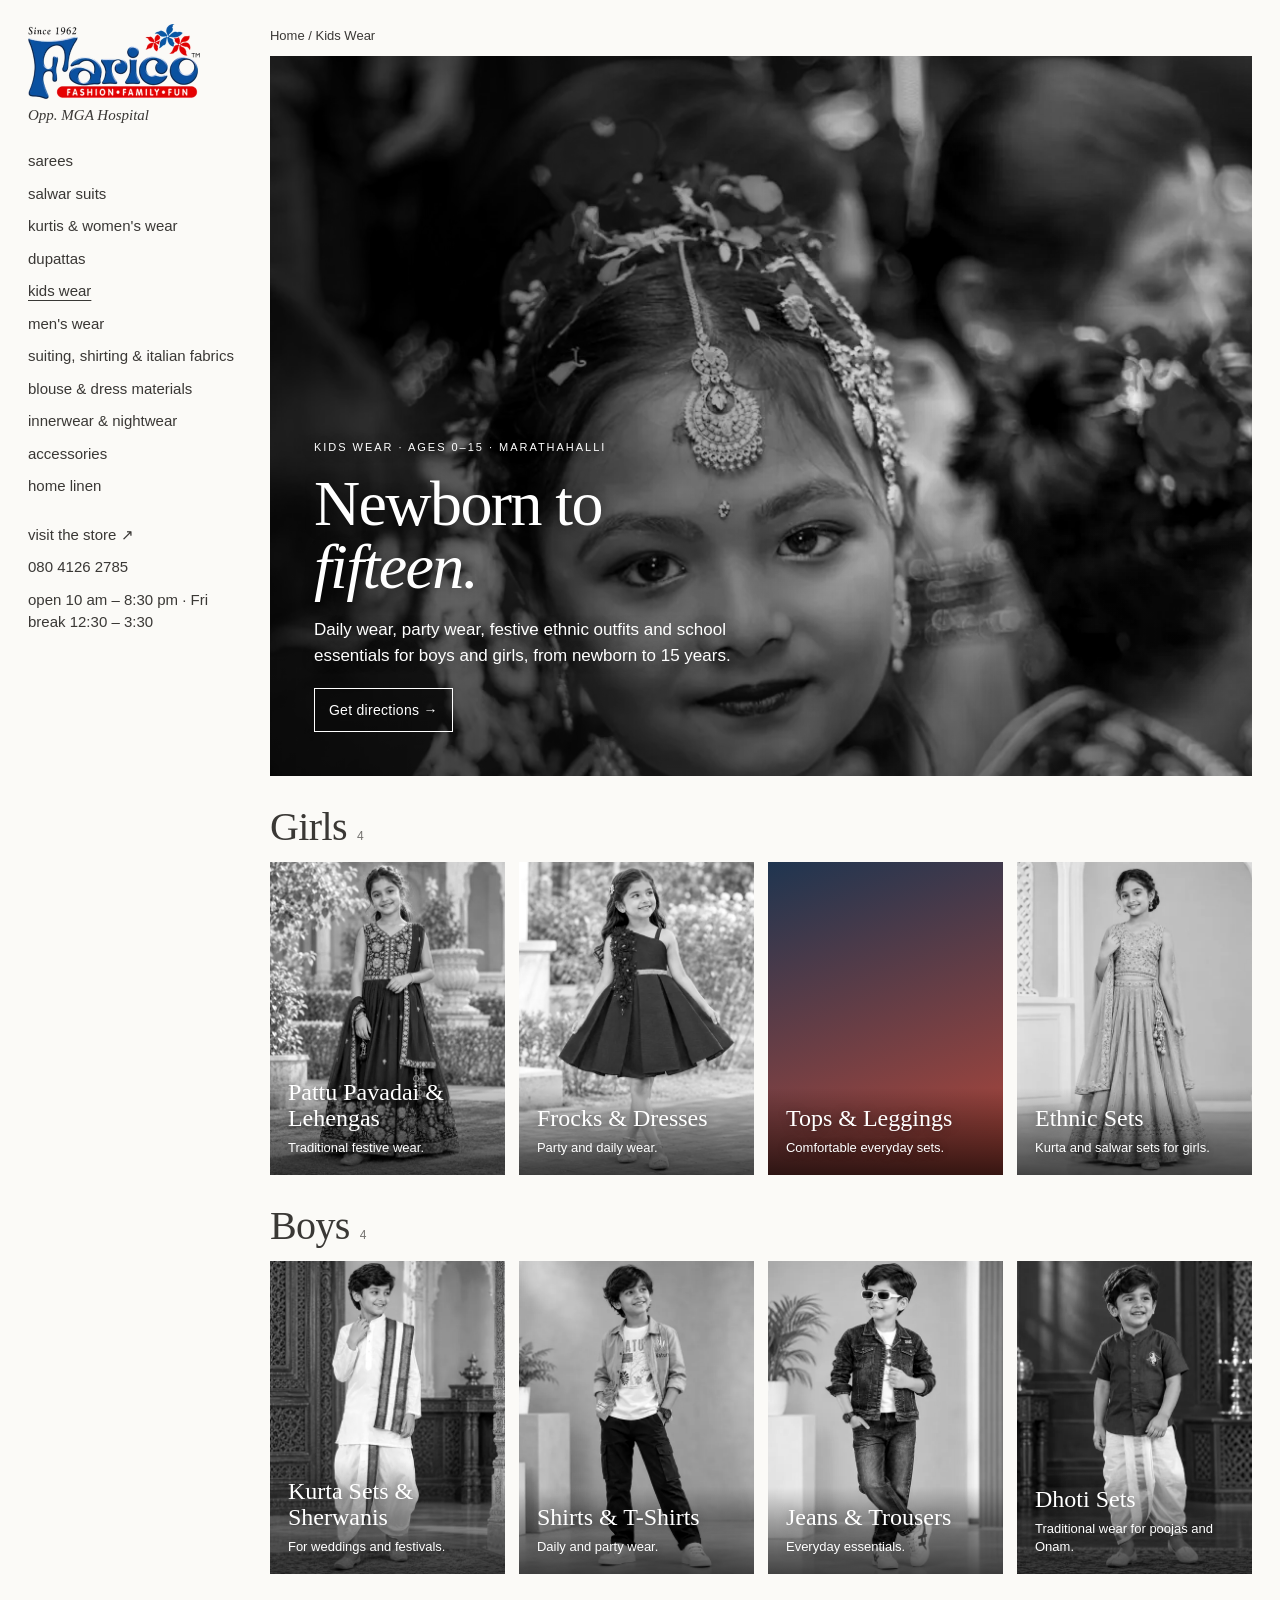
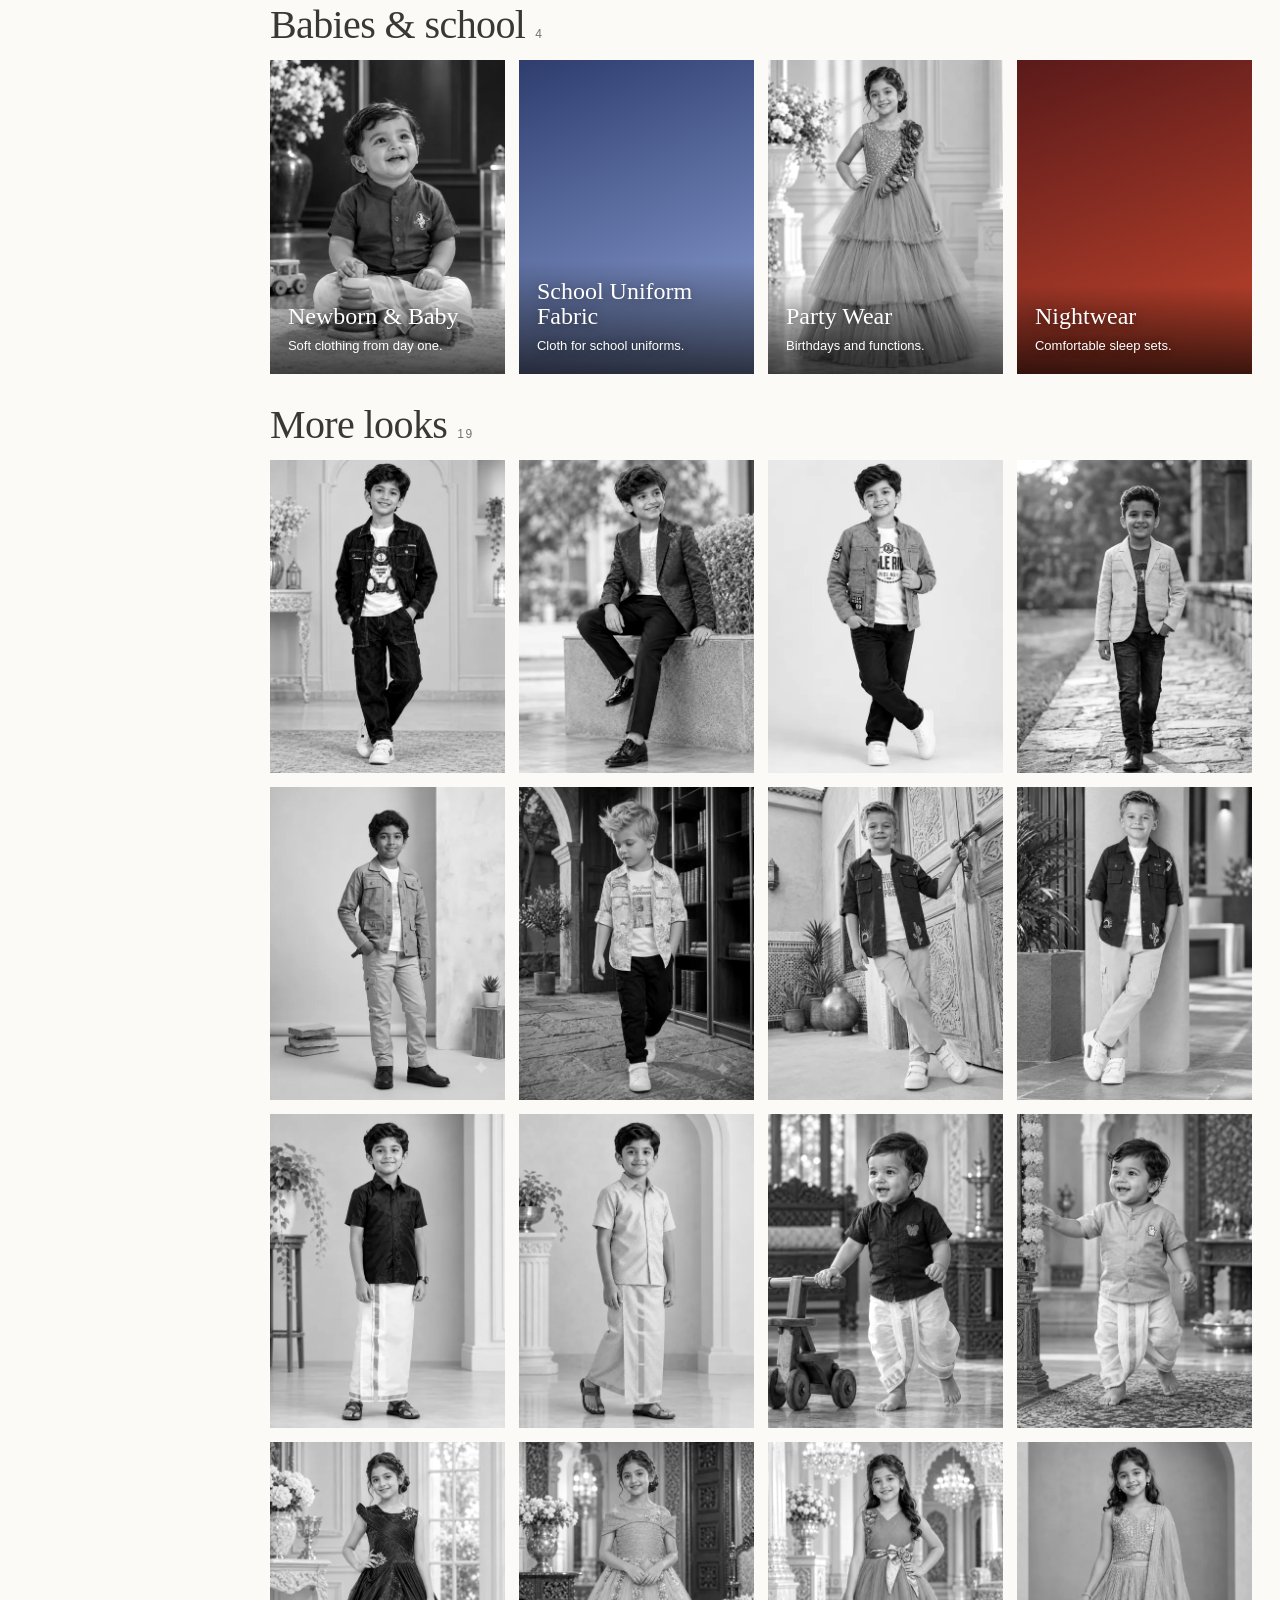
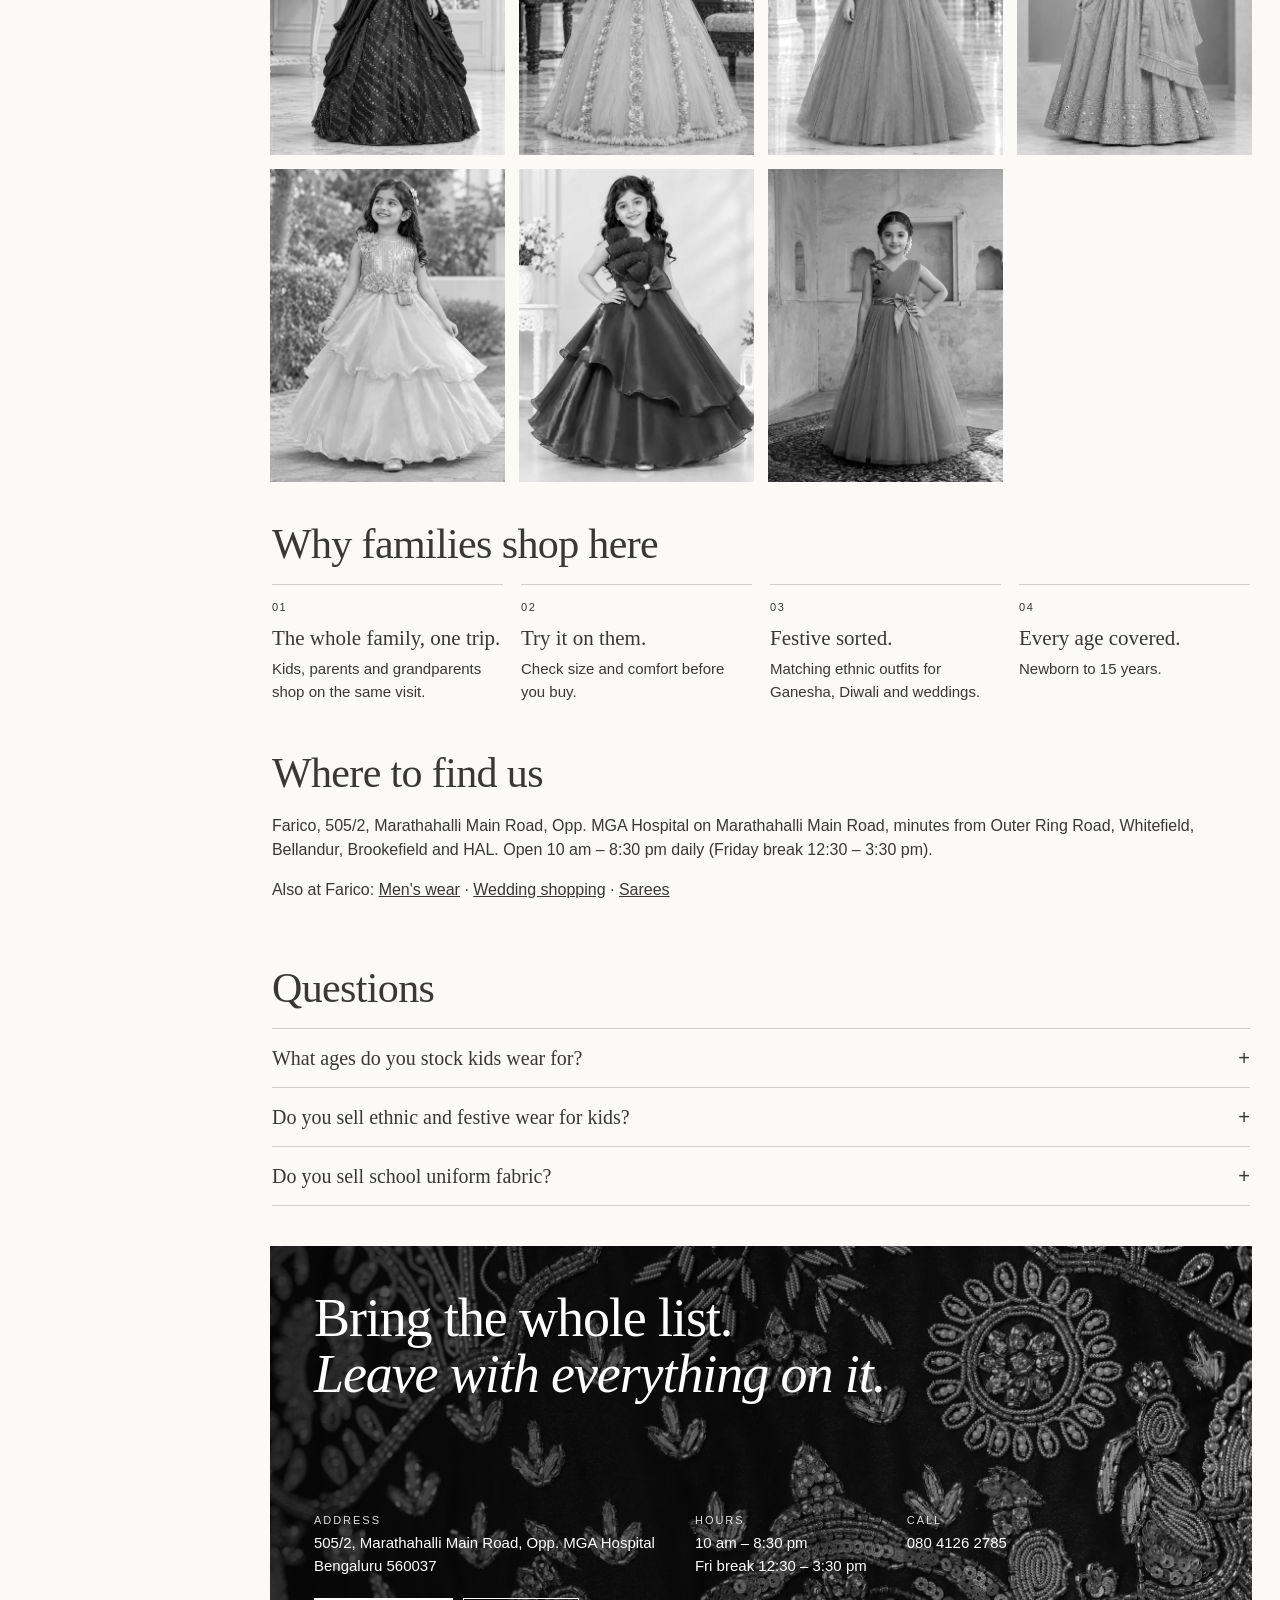
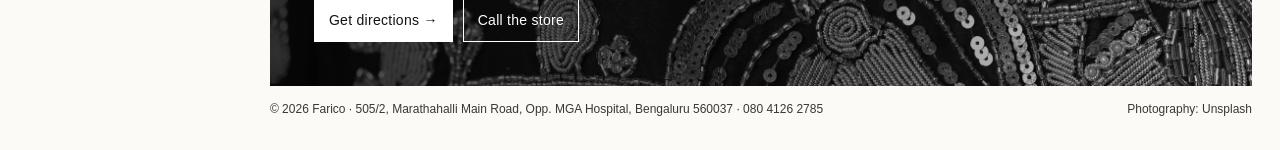
<file: kids-wear-marathahalli/index.html>
<!doctype html>
<html lang="en">
<head>
<meta charset="utf-8">
<meta http-equiv="Content-Security-Policy" content="default-src 'self'; img-src 'self' data: https://behold.pictures https://*.behold.pictures https://*.cdninstagram.com https://*.fbcdn.net; style-src 'self' 'unsafe-inline' https://fonts.googleapis.com; font-src https://fonts.gstatic.com; script-src 'self'; connect-src https://feeds.behold.so; object-src 'none'; base-uri 'self'; form-action 'none'; upgrade-insecure-requests">
<meta name="referrer" content="strict-origin-when-cross-origin">
<meta name="viewport" content="width=device-width, initial-scale=1">
<title>Kids Wear Shop in Marathahalli, Bangalore | Farico</title>
<meta name="description" content="Kids clothing for ages 0 to 15 at Farico, Marathahalli: ethnic and festive wear, party wear, daily wear and school essentials for boys and girls. Walk in today.">
<link rel="canonical" href="https://farico.in/kids-wear-marathahalli/">
<meta name="theme-color" content="#FBFAF7">
<meta property="og:type" content="website">
<meta property="og:title" content="Kids wear at Farico, Marathahalli">
<meta property="og:description" content="Kids clothing for ages 0 to 15 at Farico, Marathahalli: ethnic and festive wear, party wear, daily wear and school essentials for boys and girls. Walk in today.">
<meta property="og:url" content="https://farico.in/kids-wear-marathahalli/">
<meta property="og:image" content="https://farico.in/img/kids-1000.webp">
<link rel="icon" type="image/png" href="/img/icon-180.png">
<link rel="preconnect" href="https://fonts.googleapis.com">
<link rel="preconnect" href="https://fonts.gstatic.com" crossorigin>
<link rel="stylesheet" href="https://fonts.googleapis.com/css2?family=Newsreader:ital,opsz,wght@0,6..72,300;1,6..72,300&amp;family=Geist:wght@300;400&amp;display=swap">
<link rel="stylesheet" href="/css/site.css">
<link rel="stylesheet" href="/css/sarees.css">
<script type="application/ld+json">{"@context": "https://schema.org", "@graph": [{"@type": "BreadcrumbList", "itemListElement": [{"@type": "ListItem", "position": 1, "name": "Home", "item": "https://farico.in/"}, {"@type": "ListItem", "position": 2, "name": "Kids Wear", "item": "https://farico.in/kids-wear-marathahalli/"}]}, {"@type": "FAQPage", "mainEntity": [{"@type": "Question", "name": "What ages do you stock kids wear for?", "acceptedAnswer": {"@type": "Answer", "text": "From newborn to 15 years, for both boys and girls."}}, {"@type": "Question", "name": "Do you sell ethnic and festive wear for kids?", "acceptedAnswer": {"@type": "Answer", "text": "Yes. Pattu pavadai, lehengas, kurta sets, sherwanis and dhoti sets for festivals and weddings."}}, {"@type": "Question", "name": "Do you sell school uniform fabric?", "acceptedAnswer": {"@type": "Answer", "text": "Yes. School uniform fabric is available in-store."}}]}]}</script>
</head>
<body>
<div class="wrap">

<header class="side">
 <div class="bar">
  <a class="logo" href="/" aria-label="Farico home"><picture><source srcset="/img/logo.webp" type="image/webp"><img src="/img/logo.png" alt="Farico — since 1962. Fashion, Family, Fun" width="344" height="150"></picture></a>
  <span class="place">Opp. MGA Hospital</span>
  <div class="acts">
   <a class="btn" href="tel:+918041262785" aria-label="Call Farico"><svg viewBox="0 0 24 24" fill="none" stroke="currentColor" stroke-width="1.6"><path d="M5 4h4l2 5-2.5 1.5a11 11 0 0 0 5 5L15 13l5 2v4a2 2 0 0 1-2 2A16 16 0 0 1 3 6a2 2 0 0 1 2-2"/></svg>Call</a>
   <a class="btn dark" href="https://www.google.com/maps/search/?api=1&amp;query=FARICO&amp;query_place_id=ChIJmXKPHPkTrjsRgQhDVaaILQQ" target="_blank" rel="noopener"><svg viewBox="0 0 24 24" fill="none" stroke="currentColor" stroke-width="1.6"><path d="M12 21s-7-6.2-7-11.5a7 7 0 0 1 14 0C19 14.8 12 21 12 21z"/><circle cx="12" cy="9.5" r="2.5"/></svg>Directions</a>
  </div>
 </div>
 <nav class="cats" aria-label="Collections">
  <a href="/saree-shop-marathahalli/">sarees</a>
  <a href="/salwar-suits-marathahalli/">salwar suits</a>
  <a href="/kurtis-marathahalli/">kurtis &amp; women's wear</a>
  <a href="/#dupattas">dupattas</a>
  <a href="/kids-wear-marathahalli/" aria-current="page">kids wear</a>
  <a href="/mens-wear-marathahalli/">men's wear</a>
  <a href="/suiting-shirting-marathahalli/">suiting, shirting &amp; italian fabrics</a>
  <a href="/dress-materials-marathahalli/">blouse &amp; dress materials</a>
  <a href="/#nightwear">innerwear &amp; nightwear</a>
  <a href="/#accessories">accessories</a>
  <a href="/home-linen-marathahalli/">home linen</a>
 </nav>
 <nav class="store" aria-label="Store">
  <a href="https://www.google.com/maps/search/?api=1&amp;query=FARICO&amp;query_place_id=ChIJmXKPHPkTrjsRgQhDVaaILQQ" target="_blank" rel="noopener">visit the store ↗</a>
  <a href="tel:+918041262785">080 4126 2785</a>
  <span>open 10 am – 8:30 pm · Fri break 12:30 – 3:30</span>
 </nav>
</header>

<main>
 <nav class="crumbs" aria-label="Breadcrumb"><a href="/">Home</a> / <span aria-current="page">Kids Wear</span></nav>

 <section class="tile shero" aria-labelledby="h1">
  <img src="/img/kids-1000.webp" srcset="/img/kids-640.webp 640w, /img/kids-1000.webp 1000w" sizes="(min-width:960px) 80vw, 100vw" width="1000" height="1500" alt="Young girl in a red and gold traditional dress" fetchpriority="high" decoding="async">
  <div class="shade"></div>
  <div class="body">
   <h1 id="h1" class="kicker">Kids wear · Ages 0–15 · Marathahalli</h1>
   <p class="lead">Newborn to<br><em>fifteen.</em></p>
   <p>Daily wear, party wear, festive ethnic outfits and school essentials for boys and girls, from newborn to 15 years.</p>
   <a class="btn" href="https://www.google.com/maps/search/?api=1&amp;query=FARICO&amp;query_place_id=ChIJmXKPHPkTrjsRgQhDVaaILQQ" target="_blank" rel="noopener">Get directions →</a>
  </div>
 </section>

  <section class="vgroup" id="g1" aria-labelledby="h-g1">
   <h2 id="h-g1">Girls <span>4</span></h2>
   <div class="vgrid">
   <article class="tile vt"><img src="/img/looks/kids-36-480.webp" srcset="/img/looks/kids-36-480.webp 480w, /img/looks/kids-36-800.webp 800w" sizes="(min-width:960px) 18vw, 50vw" width="800" height="1067" loading="lazy" decoding="async" alt="Girl in an embroidered blue lehenga"><div class="cap"><h3>Pattu Pavadai &amp; Lehengas</h3><p>Traditional festive wear.</p></div></article>
   <article class="tile vt"><img src="/img/looks/kids-40-480.webp" srcset="/img/looks/kids-40-480.webp 480w, /img/looks/kids-40-800.webp 800w" sizes="(min-width:960px) 18vw, 50vw" width="800" height="1067" loading="lazy" decoding="async" alt="Girl in a teal party dress"><div class="cap"><h3>Frocks &amp; Dresses</h3><p>Party and daily wear.</p></div></article>
   <article class="tile vt"><div class="ph" style="background:linear-gradient(160deg,#1f3550,#b5473a)" role="img" aria-label="Tops &amp; Leggings, photo coming soon"></div><div class="cap"><h3>Tops &amp; Leggings</h3><p>Comfortable everyday sets.</p></div></article>
   <article class="tile vt"><img src="/img/looks/kids-39-480.webp" srcset="/img/looks/kids-39-480.webp 480w, /img/looks/kids-39-800.webp 800w" sizes="(min-width:960px) 18vw, 50vw" width="800" height="1067" loading="lazy" decoding="async" alt="Girl in a pastel blue lehenga set"><div class="cap"><h3>Ethnic Sets</h3><p>Kurta and salwar sets for girls.</p></div></article>
   </div>
  </section>
  <section class="vgroup" id="g2" aria-labelledby="h-g2">
   <h2 id="h-g2">Boys <span>4</span></h2>
   <div class="vgrid">
   <article class="tile vt"><img src="/img/looks/kids-26-480.webp" srcset="/img/looks/kids-26-480.webp 480w, /img/looks/kids-26-800.webp 800w" sizes="(min-width:960px) 18vw, 50vw" width="800" height="1067" loading="lazy" decoding="async" alt="Boy in a white kurta and dhoti with stole"><div class="cap"><h3>Kurta Sets &amp; Sherwanis</h3><p>For weddings and festivals.</p></div></article>
   <article class="tile vt"><img src="/img/looks/kids-17-480.webp" srcset="/img/looks/kids-17-480.webp 480w, /img/looks/kids-17-800.webp 800w" sizes="(min-width:960px) 18vw, 50vw" width="800" height="1067" loading="lazy" decoding="async" alt="Boy in a shirt and printed T-shirt"><div class="cap"><h3>Shirts &amp; T-Shirts</h3><p>Daily and party wear.</p></div></article>
   <article class="tile vt"><img src="/img/looks/kids-19-480.webp" srcset="/img/looks/kids-19-480.webp 480w, /img/looks/kids-19-800.webp 800w" sizes="(min-width:960px) 18vw, 50vw" width="800" height="1067" loading="lazy" decoding="async" alt="Boy in a denim jacket and jeans"><div class="cap"><h3>Jeans &amp; Trousers</h3><p>Everyday essentials.</p></div></article>
   <article class="tile vt"><img src="/img/looks/kids-25-480.webp" srcset="/img/looks/kids-25-480.webp 480w, /img/looks/kids-25-800.webp 800w" sizes="(min-width:960px) 18vw, 50vw" width="800" height="1067" loading="lazy" decoding="async" alt="Boy in a blue shirt and dhoti set"><div class="cap"><h3>Dhoti Sets</h3><p>Traditional wear for poojas and Onam.</p></div></article>
   </div>
  </section>
  <section class="vgroup" id="g3" aria-labelledby="h-g3">
   <h2 id="h-g3">Babies &amp; school <span>4</span></h2>
   <div class="vgrid">
   <article class="tile vt"><img src="/img/looks/kids-29-480.webp" srcset="/img/looks/kids-29-480.webp 480w, /img/looks/kids-29-800.webp 800w" sizes="(min-width:960px) 18vw, 50vw" width="800" height="1067" loading="lazy" decoding="async" alt="Baby in a shirt and dhoti set"><div class="cap"><h3>Newborn &amp; Baby</h3><p>Soft clothing from day one.</p></div></article>
   <article class="tile vt"><div class="ph" style="background:linear-gradient(160deg,#2e3d6e,#8fa3d8)" role="img" aria-label="School Uniform Fabric, photo coming soon"></div><div class="cap"><h3>School Uniform Fabric</h3><p>Cloth for school uniforms.</p></div></article>
   <article class="tile vt"><img src="/img/looks/kids-34-480.webp" srcset="/img/looks/kids-34-480.webp 480w, /img/looks/kids-34-800.webp 800w" sizes="(min-width:960px) 18vw, 50vw" width="800" height="1067" loading="lazy" decoding="async" alt="Girl in a layered blue party gown"><div class="cap"><h3>Party Wear</h3><p>Birthdays and functions.</p></div></article>
   <article class="tile vt"><div class="ph" style="background:linear-gradient(160deg,#5a1a1a,#c2452d)" role="img" aria-label="Nightwear, photo coming soon"></div><div class="cap"><h3>Nightwear</h3><p>Comfortable sleep sets.</p></div></article>
   </div>
  </section>

  <section class="vgroup" id="looks" aria-labelledby="h-looks">
   <h2 id="h-looks">More looks <span>19</span></h2>
   <div class="vgrid">
   <article class="tile vt"><img src="/img/looks/kids-15-480.webp" srcset="/img/looks/kids-15-480.webp 480w, /img/looks/kids-15-800.webp 800w" sizes="(min-width:960px) 18vw, 50vw" width="800" height="1067" loading="lazy" decoding="async" alt="Boy in a denim outfit"></article>
   <article class="tile vt"><img src="/img/looks/kids-16-480.webp" srcset="/img/looks/kids-16-480.webp 480w, /img/looks/kids-16-800.webp 800w" sizes="(min-width:960px) 18vw, 50vw" width="800" height="1067" loading="lazy" decoding="async" alt="Boy in a brown blazer"></article>
   <article class="tile vt"><img src="/img/looks/kids-18-480.webp" srcset="/img/looks/kids-18-480.webp 480w, /img/looks/kids-18-800.webp 800w" sizes="(min-width:960px) 18vw, 50vw" width="800" height="1067" loading="lazy" decoding="async" alt="Boy in a tan jacket"></article>
   <article class="tile vt"><img src="/img/looks/kids-20-480.webp" srcset="/img/looks/kids-20-480.webp 480w, /img/looks/kids-20-800.webp 800w" sizes="(min-width:960px) 18vw, 50vw" width="800" height="1067" loading="lazy" decoding="async" alt="Boy in a linen blazer"></article>
   <article class="tile vt"><img src="/img/looks/kids-21-480.webp" srcset="/img/looks/kids-21-480.webp 480w, /img/looks/kids-21-800.webp 800w" sizes="(min-width:960px) 18vw, 50vw" width="800" height="1067" loading="lazy" decoding="async" alt="Boy in a rose shirt and chinos"></article>
   <article class="tile vt"><img src="/img/looks/kids-22-480.webp" srcset="/img/looks/kids-22-480.webp 480w, /img/looks/kids-22-800.webp 800w" sizes="(min-width:960px) 18vw, 50vw" width="800" height="1067" loading="lazy" decoding="async" alt="Boy in a light denim shirt"></article>
   <article class="tile vt"><img src="/img/looks/kids-23-480.webp" srcset="/img/looks/kids-23-480.webp 480w, /img/looks/kids-23-800.webp 800w" sizes="(min-width:960px) 18vw, 50vw" width="800" height="1067" loading="lazy" decoding="async" alt="Boy in a brown overshirt"></article>
   <article class="tile vt"><img src="/img/looks/kids-24-480.webp" srcset="/img/looks/kids-24-480.webp 480w, /img/looks/kids-24-800.webp 800w" sizes="(min-width:960px) 18vw, 50vw" width="800" height="1067" loading="lazy" decoding="async" alt="Boy in a brown shirt and chinos"></article>
   <article class="tile vt"><img src="/img/looks/kids-27-480.webp" srcset="/img/looks/kids-27-480.webp 480w, /img/looks/kids-27-800.webp 800w" sizes="(min-width:960px) 18vw, 50vw" width="800" height="1067" loading="lazy" decoding="async" alt="Boy in a purple shirt and dhoti"></article>
   <article class="tile vt"><img src="/img/looks/kids-28-480.webp" srcset="/img/looks/kids-28-480.webp 480w, /img/looks/kids-28-800.webp 800w" sizes="(min-width:960px) 18vw, 50vw" width="800" height="1067" loading="lazy" decoding="async" alt="Boy in a gold shirt and veshti"></article>
   <article class="tile vt"><img src="/img/looks/kids-30-480.webp" srcset="/img/looks/kids-30-480.webp 480w, /img/looks/kids-30-800.webp 800w" sizes="(min-width:960px) 18vw, 50vw" width="800" height="1067" loading="lazy" decoding="async" alt="Toddler in a maroon shirt and dhoti"></article>
   <article class="tile vt"><img src="/img/looks/kids-31-480.webp" srcset="/img/looks/kids-31-480.webp 480w, /img/looks/kids-31-800.webp 800w" sizes="(min-width:960px) 18vw, 50vw" width="800" height="1067" loading="lazy" decoding="async" alt="Toddler in a green shirt and dhoti"></article>
   <article class="tile vt"><img src="/img/looks/kids-32-480.webp" srcset="/img/looks/kids-32-480.webp 480w, /img/looks/kids-32-800.webp 800w" sizes="(min-width:960px) 18vw, 50vw" width="800" height="1067" loading="lazy" decoding="async" alt="Girl in a teal gown"></article>
   <article class="tile vt"><img src="/img/looks/kids-33-480.webp" srcset="/img/looks/kids-33-480.webp 480w, /img/looks/kids-33-800.webp 800w" sizes="(min-width:960px) 18vw, 50vw" width="800" height="1067" loading="lazy" decoding="async" alt="Girl in a mint gown"></article>
   <article class="tile vt"><img src="/img/looks/kids-35-480.webp" srcset="/img/looks/kids-35-480.webp 480w, /img/looks/kids-35-800.webp 800w" sizes="(min-width:960px) 18vw, 50vw" width="800" height="1067" loading="lazy" decoding="async" alt="Girl in a mauve gown"></article>
   <article class="tile vt"><img src="/img/looks/kids-37-480.webp" srcset="/img/looks/kids-37-480.webp 480w, /img/looks/kids-37-800.webp 800w" sizes="(min-width:960px) 18vw, 50vw" width="800" height="1067" loading="lazy" decoding="async" alt="Girl in a pastel lehenga"></article>
   <article class="tile vt"><img src="/img/looks/kids-41-480.webp" srcset="/img/looks/kids-41-480.webp 480w, /img/looks/kids-41-800.webp 800w" sizes="(min-width:960px) 18vw, 50vw" width="800" height="1067" loading="lazy" decoding="async" alt="Girl in a pink layered gown"></article>
   <article class="tile vt"><img src="/img/looks/kids-42-480.webp" srcset="/img/looks/kids-42-480.webp 480w, /img/looks/kids-42-800.webp 800w" sizes="(min-width:960px) 18vw, 50vw" width="800" height="1067" loading="lazy" decoding="async" alt="Girl in a teal ball gown"></article>
   <article class="tile vt"><img src="/img/looks/kids-43-480.webp" srcset="/img/looks/kids-43-480.webp 480w, /img/looks/kids-43-800.webp 800w" sizes="(min-width:960px) 18vw, 50vw" width="800" height="1067" loading="lazy" decoding="async" alt="Girl in a lilac gown"></article>
   </div>
  </section>
 <section class="why" aria-labelledby="whyh">
  <h2 id="whyh">Why families shop here</h2>
  <ol>
   <li><strong>The whole family, one trip.</strong> Kids, parents and grandparents shop on the same visit.</li>
   <li><strong>Try it on them.</strong> Check size and comfort before you buy.</li>
   <li><strong>Festive sorted.</strong> Matching ethnic outfits for Ganesha, Diwali and weddings.</li>
   <li><strong>Every age covered.</strong> Newborn to 15 years.</li>
  </ol>
 </section>

 <section class="why" aria-labelledby="whereh">
  <h2 id="whereh">Where to find us</h2>
  <p>Farico, 505/2, Marathahalli Main Road, Opp. MGA Hospital on Marathahalli Main Road, minutes from Outer Ring Road, Whitefield, Bellandur, Brookefield and HAL. Open 10 am – 8:30 pm daily (Friday break 12:30 – 3:30 pm).</p>
  <p>Also at Farico: <a href="/mens-wear-marathahalli/">Men's wear</a> · <a href="/wedding-shopping-marathahalli/">Wedding shopping</a> · <a href="/saree-shop-marathahalli/">Sarees</a></p>
 </section>

 <section class="faq" aria-labelledby="faqh">
  <h2 id="faqh">Questions</h2>
  <details><summary>What ages do you stock kids wear for?</summary><p>From newborn to 15 years, for both boys and girls.</p></details><details><summary>Do you sell ethnic and festive wear for kids?</summary><p>Yes. Pattu pavadai, lehengas, kurta sets, sherwanis and dhoti sets for festivals and weddings.</p></details><details><summary>Do you sell school uniform fabric?</summary><p>Yes. School uniform fabric is available in-store.</p></details>
 </section>

 <section class="tile visit" id="visit" aria-labelledby="vh">
  <img src="/img/visit-960.webp" srcset="/img/visit-960.webp 960w, /img/visit-2000.webp 2000w" sizes="(min-width:960px) 80vw, 100vw" width="2000" height="900" loading="lazy" decoding="async" alt="Close-up of red silk with gold zari embroidery">
  <div class="shade"></div>
  <div class="body">
   <h2 id="vh">Bring the whole list.<br><em>Leave with everything on it.</em></h2>
   <div class="bottom">
    <div class="info">
     <a href="https://www.google.com/maps/search/?api=1&amp;query=FARICO&amp;query_place_id=ChIJmXKPHPkTrjsRgQhDVaaILQQ" target="_blank" rel="noopener"><span class="lbl">Address</span>505/2, Marathahalli Main Road, Opp. MGA Hospital<br>Bengaluru 560037</a>
     <div><span class="lbl">Hours</span>10 am – 8:30 pm<br>Fri break 12:30 – 3:30 pm</div>
     <a href="tel:+918041262785"><span class="lbl">Call</span>080 4126 2785</a>
    </div>
    <div class="btns">
     <a class="btn dark" href="https://www.google.com/maps/search/?api=1&amp;query=FARICO&amp;query_place_id=ChIJmXKPHPkTrjsRgQhDVaaILQQ" target="_blank" rel="noopener">Get directions →</a>
     <a class="btn" href="tel:+918041262785">Call the store</a>
    </div>
   </div>
  </div>
 </section>

 <footer>
  <span>© 2026 Farico · 505/2, Marathahalli Main Road, Opp. MGA Hospital, Bengaluru 560037 · <a href="tel:+918041262785">080 4126 2785</a></span>
  <span>Photography: Unsplash</span>
 </footer>
</main>
</div>
</body>
</html>
</file>
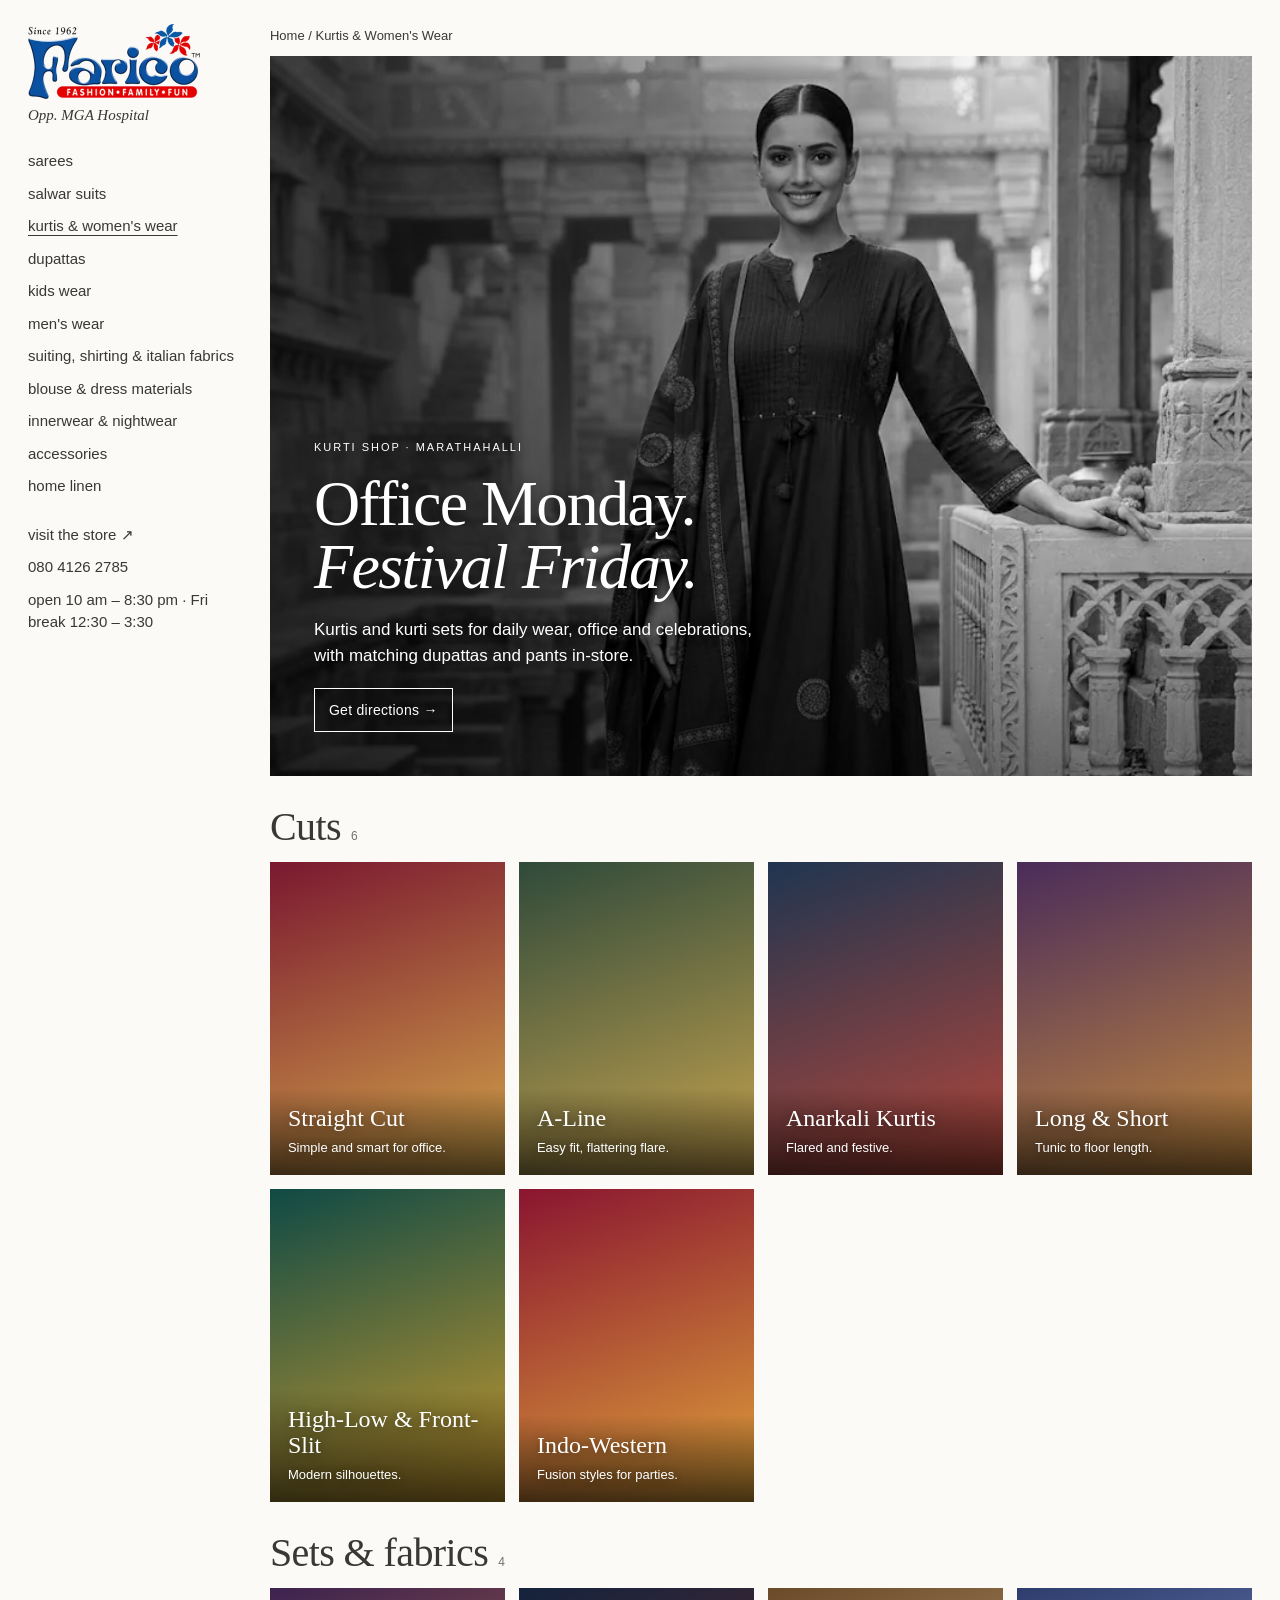
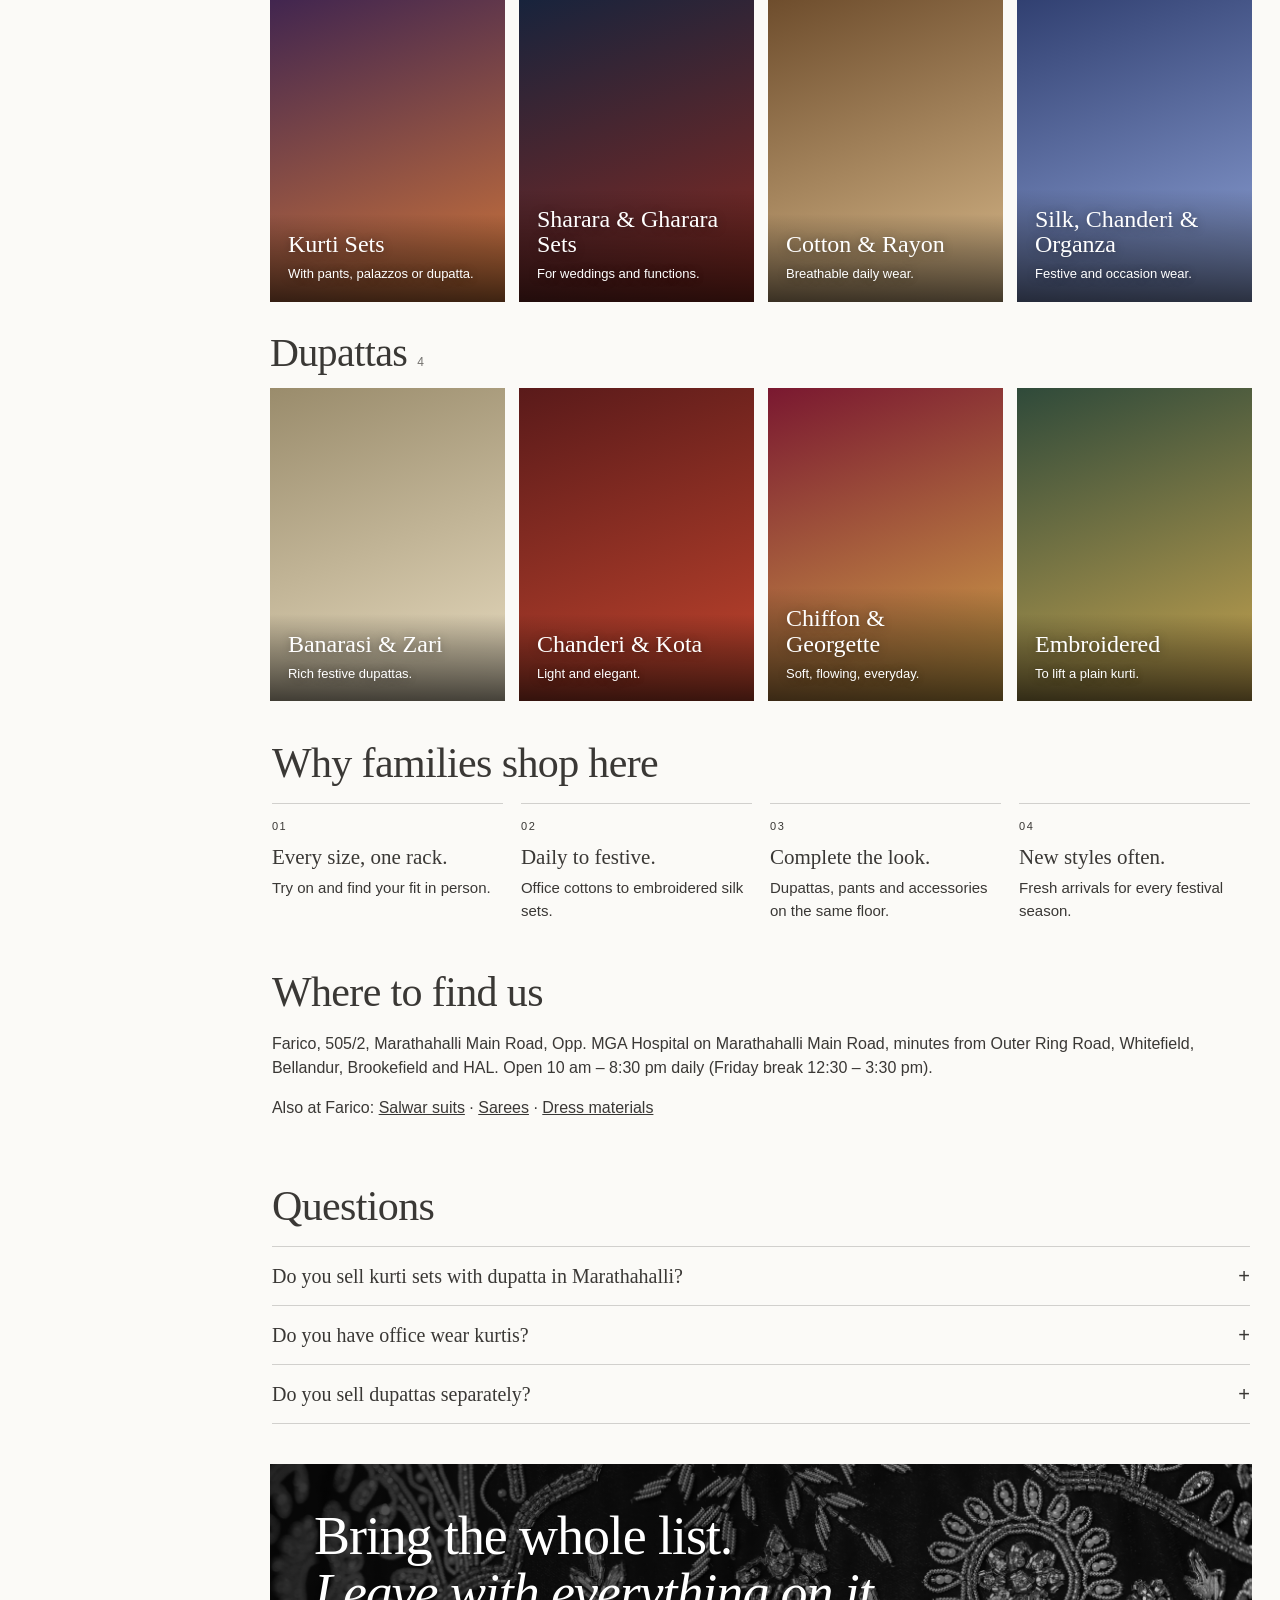
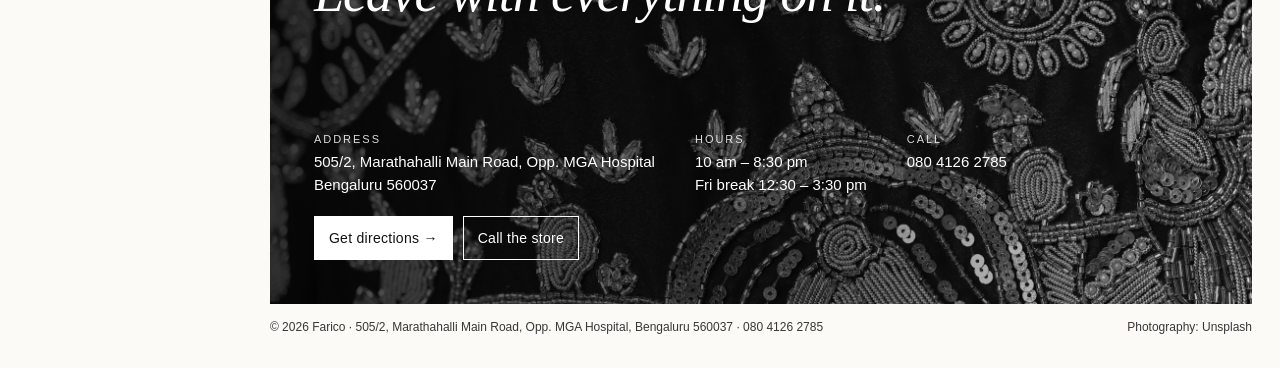
<file: kurtis-marathahalli/index.html>
<!doctype html>
<html lang="en">
<head>
<meta charset="utf-8">
<meta http-equiv="Content-Security-Policy" content="default-src 'self'; img-src 'self' data: https://behold.pictures https://*.behold.pictures https://*.cdninstagram.com https://*.fbcdn.net; style-src 'self' 'unsafe-inline' https://fonts.googleapis.com; font-src https://fonts.gstatic.com; script-src 'self'; connect-src https://feeds.behold.so; object-src 'none'; base-uri 'self'; form-action 'none'; upgrade-insecure-requests">
<meta name="referrer" content="strict-origin-when-cross-origin">
<meta name="viewport" content="width=device-width, initial-scale=1">
<title>Kurti Shop in Marathahalli, Bangalore | Farico</title>
<meta name="description" content="Straight, A-line, Anarkali and kurti sets in cotton, rayon, silk and Chanderi, plus dupattas and Indo-western wear, at Farico, Marathahalli. Walk in today.">
<link rel="canonical" href="https://farico.in/kurtis-marathahalli/">
<meta name="theme-color" content="#FBFAF7">
<meta property="og:type" content="website">
<meta property="og:title" content="Kurtis at Farico, Marathahalli">
<meta property="og:description" content="Straight, A-line, Anarkali and kurti sets in cotton, rayon, silk and Chanderi, plus dupattas and Indo-western wear, at Farico, Marathahalli. Walk in today.">
<meta property="og:url" content="https://farico.in/kurtis-marathahalli/">
<meta property="og:image" content="https://farico.in/img/kurtis-819.webp">
<link rel="icon" type="image/png" href="/img/icon-180.png">
<link rel="preconnect" href="https://fonts.googleapis.com">
<link rel="preconnect" href="https://fonts.gstatic.com" crossorigin>
<link rel="stylesheet" href="https://fonts.googleapis.com/css2?family=Newsreader:ital,opsz,wght@0,6..72,300;1,6..72,300&amp;family=Geist:wght@300;400&amp;display=swap">
<link rel="stylesheet" href="/css/site.css">
<link rel="stylesheet" href="/css/sarees.css">
<script type="application/ld+json">{"@context": "https://schema.org", "@graph": [{"@type": "BreadcrumbList", "itemListElement": [{"@type": "ListItem", "position": 1, "name": "Home", "item": "https://farico.in/"}, {"@type": "ListItem", "position": 2, "name": "Kurtis & Women's Wear", "item": "https://farico.in/kurtis-marathahalli/"}]}, {"@type": "FAQPage", "mainEntity": [{"@type": "Question", "name": "Do you sell kurti sets with dupatta in Marathahalli?", "acceptedAnswer": {"@type": "Answer", "text": "Yes. Kurti sets with pants, palazzos, sharara or dupatta, in cotton, rayon, silk and Chanderi."}}, {"@type": "Question", "name": "Do you have office wear kurtis?", "acceptedAnswer": {"@type": "Answer", "text": "Yes. Straight-cut and A-line kurtis in cotton, rayon and linen for daily office wear."}}, {"@type": "Question", "name": "Do you sell dupattas separately?", "acceptedAnswer": {"@type": "Answer", "text": "Yes. Banarasi, Chanderi, Kota, chiffon, georgette, organza and embroidered dupattas."}}]}]}</script>
</head>
<body>
<div class="wrap">

<header class="side">
 <div class="bar">
  <a class="logo" href="/" aria-label="Farico home"><picture><source srcset="/img/logo.webp" type="image/webp"><img src="/img/logo.png" alt="Farico — since 1962. Fashion, Family, Fun" width="344" height="150"></picture></a>
  <span class="place">Opp. MGA Hospital</span>
  <div class="acts">
   <a class="btn" href="tel:+918041262785" aria-label="Call Farico"><svg viewBox="0 0 24 24" fill="none" stroke="currentColor" stroke-width="1.6"><path d="M5 4h4l2 5-2.5 1.5a11 11 0 0 0 5 5L15 13l5 2v4a2 2 0 0 1-2 2A16 16 0 0 1 3 6a2 2 0 0 1 2-2"/></svg>Call</a>
   <a class="btn dark" href="https://www.google.com/maps/search/?api=1&amp;query=FARICO&amp;query_place_id=ChIJmXKPHPkTrjsRgQhDVaaILQQ" target="_blank" rel="noopener"><svg viewBox="0 0 24 24" fill="none" stroke="currentColor" stroke-width="1.6"><path d="M12 21s-7-6.2-7-11.5a7 7 0 0 1 14 0C19 14.8 12 21 12 21z"/><circle cx="12" cy="9.5" r="2.5"/></svg>Directions</a>
  </div>
 </div>
 <nav class="cats" aria-label="Collections">
  <a href="/saree-shop-marathahalli/">sarees</a>
  <a href="/salwar-suits-marathahalli/">salwar suits</a>
  <a href="/kurtis-marathahalli/" aria-current="page">kurtis &amp; women's wear</a>
  <a href="/#dupattas">dupattas</a>
  <a href="/kids-wear-marathahalli/">kids wear</a>
  <a href="/mens-wear-marathahalli/">men's wear</a>
  <a href="/suiting-shirting-marathahalli/">suiting, shirting &amp; italian fabrics</a>
  <a href="/dress-materials-marathahalli/">blouse &amp; dress materials</a>
  <a href="/#nightwear">innerwear &amp; nightwear</a>
  <a href="/#accessories">accessories</a>
  <a href="/home-linen-marathahalli/">home linen</a>
 </nav>
 <nav class="store" aria-label="Store">
  <a href="https://www.google.com/maps/search/?api=1&amp;query=FARICO&amp;query_place_id=ChIJmXKPHPkTrjsRgQhDVaaILQQ" target="_blank" rel="noopener">visit the store ↗</a>
  <a href="tel:+918041262785">080 4126 2785</a>
  <span>open 10 am – 8:30 pm · Fri break 12:30 – 3:30</span>
 </nav>
</header>

<main>
 <nav class="crumbs" aria-label="Breadcrumb"><a href="/">Home</a> / <span aria-current="page">Kurtis &amp; Women's Wear</span></nav>

 <section class="tile shero" aria-labelledby="h1">
  <img src="/img/kurtis-819.webp" srcset="/img/kurtis-512.webp 512w, /img/kurtis-819.webp 819w" sizes="(min-width:960px) 80vw, 100vw" width="819" height="1024" alt="Woman in an indigo block-printed Anarkali kurta with matching dupatta" fetchpriority="high" decoding="async">
  <div class="shade"></div>
  <div class="body">
   <h1 id="h1" class="kicker">Kurti shop · Marathahalli</h1>
   <p class="lead">Office Monday.<br><em>Festival Friday.</em></p>
   <p>Kurtis and kurti sets for daily wear, office and celebrations, with matching dupattas and pants in-store.</p>
   <a class="btn" href="https://www.google.com/maps/search/?api=1&amp;query=FARICO&amp;query_place_id=ChIJmXKPHPkTrjsRgQhDVaaILQQ" target="_blank" rel="noopener">Get directions →</a>
  </div>
 </section>

  <section class="vgroup" id="g1" aria-labelledby="h-g1">
   <h2 id="h-g1">Cuts <span>6</span></h2>
   <div class="vgrid">
   <article class="tile vt"><div class="ph" style="background:linear-gradient(160deg,#7a1830,#d4a64a)" role="img" aria-label="Straight Cut, photo coming soon"></div><div class="cap"><h3>Straight Cut</h3><p>Simple and smart for office.</p></div></article>
   <article class="tile vt"><div class="ph" style="background:linear-gradient(160deg,#2f4a3a,#c7a44f)" role="img" aria-label="A-Line, photo coming soon"></div><div class="cap"><h3>A-Line</h3><p>Easy fit, flattering flare.</p></div></article>
   <article class="tile vt"><div class="ph" style="background:linear-gradient(160deg,#1f3550,#b5473a)" role="img" aria-label="Anarkali Kurtis, photo coming soon"></div><div class="cap"><h3>Anarkali Kurtis</h3><p>Flared and festive.</p></div></article>
   <article class="tile vt"><div class="ph" style="background:linear-gradient(160deg,#4a2c5a,#c48a3f)" role="img" aria-label="Long &amp; Short, photo coming soon"></div><div class="cap"><h3>Long &amp; Short</h3><p>Tunic to floor length.</p></div></article>
   <article class="tile vt"><div class="ph" style="background:linear-gradient(160deg,#0f4a45,#c79a2e)" role="img" aria-label="High-Low &amp; Front-Slit, photo coming soon"></div><div class="cap"><h3>High-Low &amp; Front-Slit</h3><p>Modern silhouettes.</p></div></article>
   <article class="tile vt"><div class="ph" style="background:linear-gradient(160deg,#8a1530,#e0a23a)" role="img" aria-label="Indo-Western, photo coming soon"></div><div class="cap"><h3>Indo-Western</h3><p>Fusion styles for parties.</p></div></article>
   </div>
  </section>
  <section class="vgroup" id="g2" aria-labelledby="h-g2">
   <h2 id="h-g2">Sets &amp; fabrics <span>4</span></h2>
   <div class="vgrid">
   <article class="tile vt"><div class="ph" style="background:linear-gradient(160deg,#3d2350,#d0763a)" role="img" aria-label="Kurti Sets, photo coming soon"></div><div class="cap"><h3>Kurti Sets</h3><p>With pants, palazzos or dupatta.</p></div></article>
   <article class="tile vt"><div class="ph" style="background:linear-gradient(160deg,#14233d,#8a2a20)" role="img" aria-label="Sharara &amp; Gharara Sets, photo coming soon"></div><div class="cap"><h3>Sharara &amp; Gharara Sets</h3><p>For weddings and functions.</p></div></article>
   <article class="tile vt"><div class="ph" style="background:linear-gradient(160deg,#6b4a2a,#d8b98a)" role="img" aria-label="Cotton &amp; Rayon, photo coming soon"></div><div class="cap"><h3>Cotton &amp; Rayon</h3><p>Breathable daily wear.</p></div></article>
   <article class="tile vt"><div class="ph" style="background:linear-gradient(160deg,#2e3d6e,#8fa3d8)" role="img" aria-label="Silk, Chanderi &amp; Organza, photo coming soon"></div><div class="cap"><h3>Silk, Chanderi &amp; Organza</h3><p>Festive and occasion wear.</p></div></article>
   </div>
  </section>
  <section class="vgroup" id="g3" aria-labelledby="h-g3">
   <h2 id="h-g3">Dupattas <span>4</span></h2>
   <div class="vgrid">
   <article class="tile vt"><div class="ph" style="background:linear-gradient(160deg,#9a8c6c,#e8dcc0)" role="img" aria-label="Banarasi &amp; Zari, photo coming soon"></div><div class="cap"><h3>Banarasi &amp; Zari</h3><p>Rich festive dupattas.</p></div></article>
   <article class="tile vt"><div class="ph" style="background:linear-gradient(160deg,#5a1a1a,#c2452d)" role="img" aria-label="Chanderi &amp; Kota, photo coming soon"></div><div class="cap"><h3>Chanderi &amp; Kota</h3><p>Light and elegant.</p></div></article>
   <article class="tile vt"><div class="ph" style="background:linear-gradient(160deg,#7a1830,#d4a64a)" role="img" aria-label="Chiffon &amp; Georgette, photo coming soon"></div><div class="cap"><h3>Chiffon &amp; Georgette</h3><p>Soft, flowing, everyday.</p></div></article>
   <article class="tile vt"><div class="ph" style="background:linear-gradient(160deg,#2f4a3a,#c7a44f)" role="img" aria-label="Embroidered, photo coming soon"></div><div class="cap"><h3>Embroidered</h3><p>To lift a plain kurti.</p></div></article>
   </div>
  </section>

 <section class="why" aria-labelledby="whyh">
  <h2 id="whyh">Why families shop here</h2>
  <ol>
   <li><strong>Every size, one rack.</strong> Try on and find your fit in person.</li>
   <li><strong>Daily to festive.</strong> Office cottons to embroidered silk sets.</li>
   <li><strong>Complete the look.</strong> Dupattas, pants and accessories on the same floor.</li>
   <li><strong>New styles often.</strong> Fresh arrivals for every festival season.</li>
  </ol>
 </section>

 <section class="why" aria-labelledby="whereh">
  <h2 id="whereh">Where to find us</h2>
  <p>Farico, 505/2, Marathahalli Main Road, Opp. MGA Hospital on Marathahalli Main Road, minutes from Outer Ring Road, Whitefield, Bellandur, Brookefield and HAL. Open 10 am – 8:30 pm daily (Friday break 12:30 – 3:30 pm).</p>
  <p>Also at Farico: <a href="/salwar-suits-marathahalli/">Salwar suits</a> · <a href="/saree-shop-marathahalli/">Sarees</a> · <a href="/dress-materials-marathahalli/">Dress materials</a></p>
 </section>

 <section class="faq" aria-labelledby="faqh">
  <h2 id="faqh">Questions</h2>
  <details><summary>Do you sell kurti sets with dupatta in Marathahalli?</summary><p>Yes. Kurti sets with pants, palazzos, sharara or dupatta, in cotton, rayon, silk and Chanderi.</p></details><details><summary>Do you have office wear kurtis?</summary><p>Yes. Straight-cut and A-line kurtis in cotton, rayon and linen for daily office wear.</p></details><details><summary>Do you sell dupattas separately?</summary><p>Yes. Banarasi, Chanderi, Kota, chiffon, georgette, organza and embroidered dupattas.</p></details>
 </section>

 <section class="tile visit" id="visit" aria-labelledby="vh">
  <img src="/img/visit-960.webp" srcset="/img/visit-960.webp 960w, /img/visit-2000.webp 2000w" sizes="(min-width:960px) 80vw, 100vw" width="2000" height="900" loading="lazy" decoding="async" alt="Close-up of red silk with gold zari embroidery">
  <div class="shade"></div>
  <div class="body">
   <h2 id="vh">Bring the whole list.<br><em>Leave with everything on it.</em></h2>
   <div class="bottom">
    <div class="info">
     <a href="https://www.google.com/maps/search/?api=1&amp;query=FARICO&amp;query_place_id=ChIJmXKPHPkTrjsRgQhDVaaILQQ" target="_blank" rel="noopener"><span class="lbl">Address</span>505/2, Marathahalli Main Road, Opp. MGA Hospital<br>Bengaluru 560037</a>
     <div><span class="lbl">Hours</span>10 am – 8:30 pm<br>Fri break 12:30 – 3:30 pm</div>
     <a href="tel:+918041262785"><span class="lbl">Call</span>080 4126 2785</a>
    </div>
    <div class="btns">
     <a class="btn dark" href="https://www.google.com/maps/search/?api=1&amp;query=FARICO&amp;query_place_id=ChIJmXKPHPkTrjsRgQhDVaaILQQ" target="_blank" rel="noopener">Get directions →</a>
     <a class="btn" href="tel:+918041262785">Call the store</a>
    </div>
   </div>
  </div>
 </section>

 <footer>
  <span>© 2026 Farico · 505/2, Marathahalli Main Road, Opp. MGA Hospital, Bengaluru 560037 · <a href="tel:+918041262785">080 4126 2785</a></span>
  <span>Photography: Unsplash</span>
 </footer>
</main>
</div>
</body>
</html>
</file>
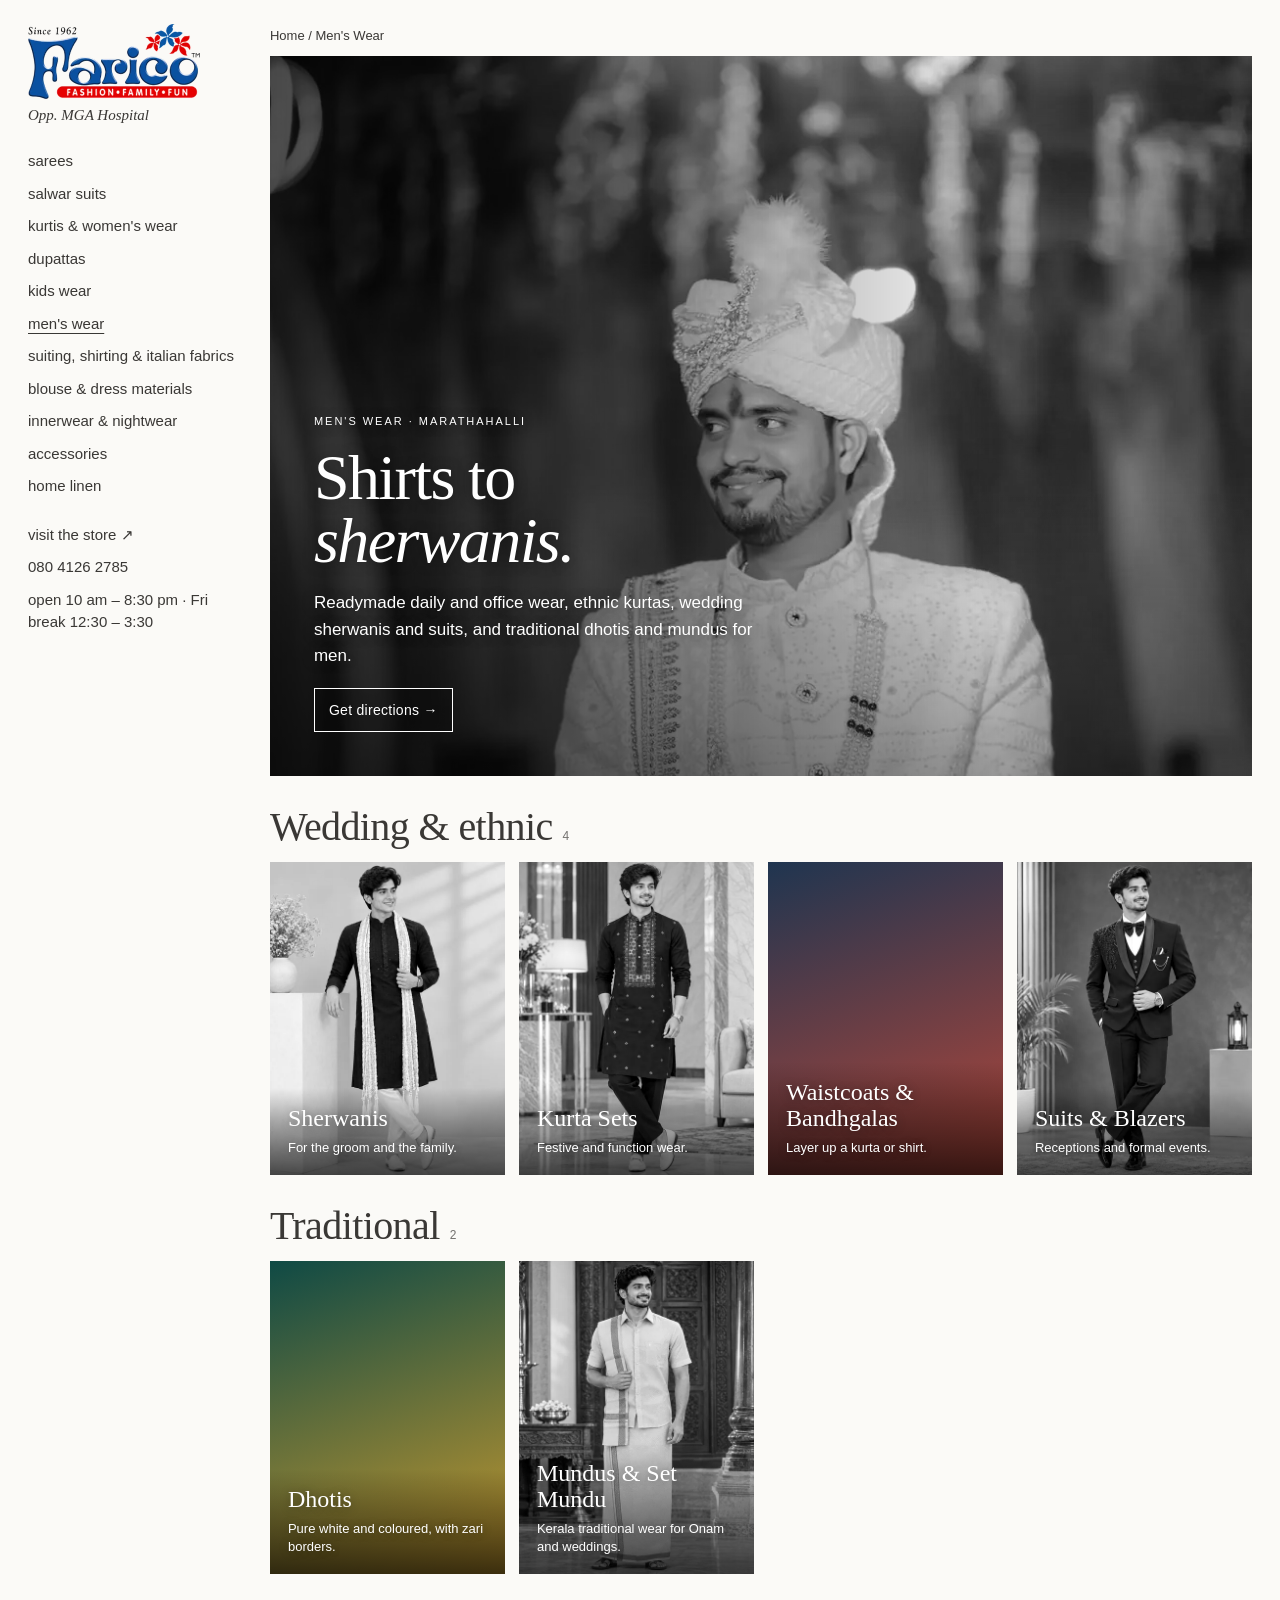
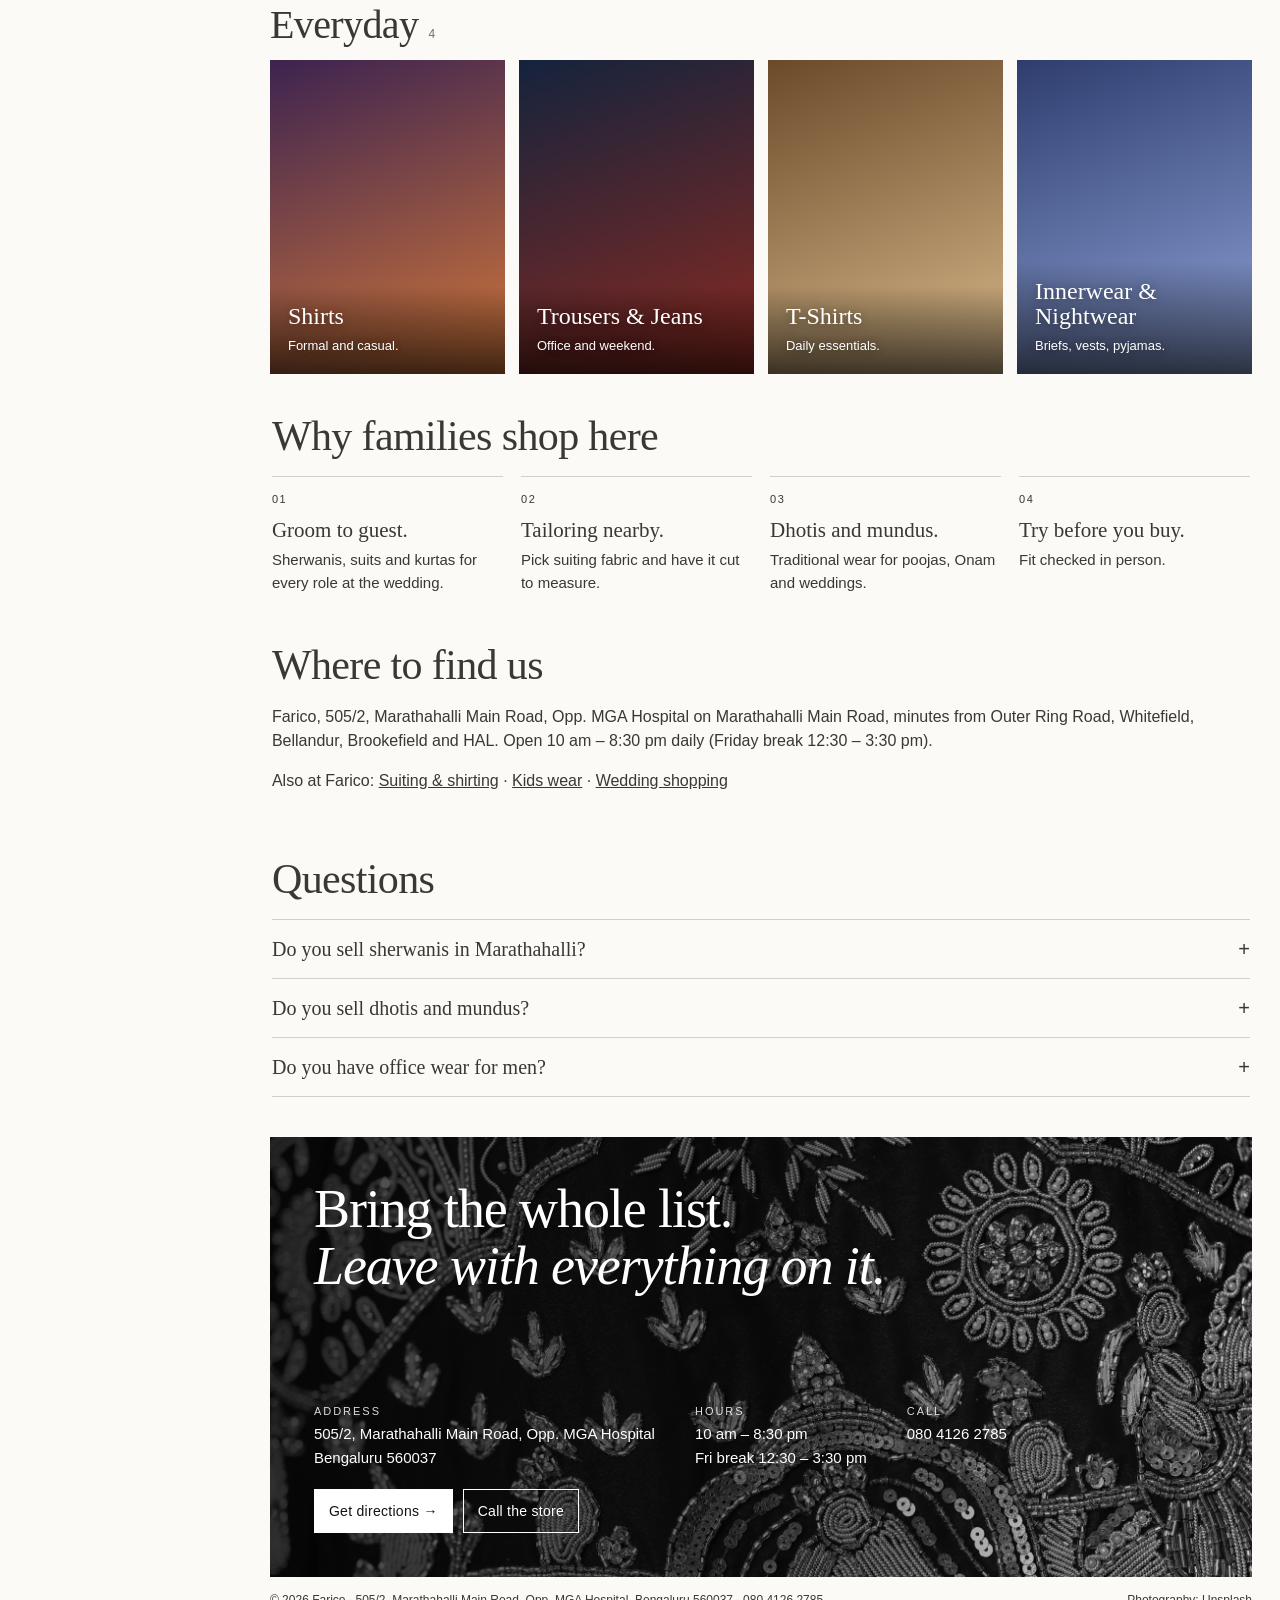
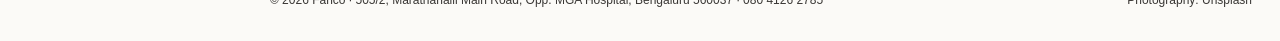
<file: mens-wear-marathahalli/index.html>
<!doctype html>
<html lang="en">
<head>
<meta charset="utf-8">
<meta http-equiv="Content-Security-Policy" content="default-src 'self'; img-src 'self' data: https://behold.pictures https://*.behold.pictures https://*.cdninstagram.com https://*.fbcdn.net; style-src 'self' 'unsafe-inline' https://fonts.googleapis.com; font-src https://fonts.gstatic.com; script-src 'self'; connect-src https://feeds.behold.so; object-src 'none'; base-uri 'self'; form-action 'none'; upgrade-insecure-requests">
<meta name="referrer" content="strict-origin-when-cross-origin">
<meta name="viewport" content="width=device-width, initial-scale=1">
<title>Men's Wear &amp; Sherwani Shop in Marathahalli | Farico</title>
<meta name="description" content="Shirts, trousers, kurtas, sherwanis, suits, blazers, dhotis and mundus at Farico, Marathahalli. Daily, office and wedding wear for men. Walk in today.">
<link rel="canonical" href="https://farico.in/mens-wear-marathahalli/">
<meta name="theme-color" content="#FBFAF7">
<meta property="og:type" content="website">
<meta property="og:title" content="Men's wear at Farico, Marathahalli">
<meta property="og:description" content="Shirts, trousers, kurtas, sherwanis, suits, blazers, dhotis and mundus at Farico, Marathahalli. Daily, office and wedding wear for men. Walk in today.">
<meta property="og:url" content="https://farico.in/mens-wear-marathahalli/">
<meta property="og:image" content="https://farico.in/img/men-1000.webp">
<link rel="icon" type="image/png" href="/img/icon-180.png">
<link rel="preconnect" href="https://fonts.googleapis.com">
<link rel="preconnect" href="https://fonts.gstatic.com" crossorigin>
<link rel="stylesheet" href="https://fonts.googleapis.com/css2?family=Newsreader:ital,opsz,wght@0,6..72,300;1,6..72,300&amp;family=Geist:wght@300;400&amp;display=swap">
<link rel="stylesheet" href="/css/site.css">
<link rel="stylesheet" href="/css/sarees.css">
<script type="application/ld+json">{"@context": "https://schema.org", "@graph": [{"@type": "BreadcrumbList", "itemListElement": [{"@type": "ListItem", "position": 1, "name": "Home", "item": "https://farico.in/"}, {"@type": "ListItem", "position": 2, "name": "Men's Wear", "item": "https://farico.in/mens-wear-marathahalli/"}]}, {"@type": "FAQPage", "mainEntity": [{"@type": "Question", "name": "Do you sell sherwanis in Marathahalli?", "acceptedAnswer": {"@type": "Answer", "text": "Yes. Sherwanis, kurta sets, waistcoats and suits for grooms and wedding guests."}}, {"@type": "Question", "name": "Do you sell dhotis and mundus?", "acceptedAnswer": {"@type": "Answer", "text": "Yes. Dhotis, mundus and set mundu for poojas, Onam and weddings."}}, {"@type": "Question", "name": "Do you have office wear for men?", "acceptedAnswer": {"@type": "Answer", "text": "Yes. Formal shirts, trousers and blazers, plus suiting and shirting fabric."}}]}]}</script>
</head>
<body>
<div class="wrap">

<header class="side">
 <div class="bar">
  <a class="logo" href="/" aria-label="Farico home"><picture><source srcset="/img/logo.webp" type="image/webp"><img src="/img/logo.png" alt="Farico — since 1962. Fashion, Family, Fun" width="344" height="150"></picture></a>
  <span class="place">Opp. MGA Hospital</span>
  <div class="acts">
   <a class="btn" href="tel:+918041262785" aria-label="Call Farico"><svg viewBox="0 0 24 24" fill="none" stroke="currentColor" stroke-width="1.6"><path d="M5 4h4l2 5-2.5 1.5a11 11 0 0 0 5 5L15 13l5 2v4a2 2 0 0 1-2 2A16 16 0 0 1 3 6a2 2 0 0 1 2-2"/></svg>Call</a>
   <a class="btn dark" href="https://www.google.com/maps/search/?api=1&amp;query=FARICO&amp;query_place_id=ChIJmXKPHPkTrjsRgQhDVaaILQQ" target="_blank" rel="noopener"><svg viewBox="0 0 24 24" fill="none" stroke="currentColor" stroke-width="1.6"><path d="M12 21s-7-6.2-7-11.5a7 7 0 0 1 14 0C19 14.8 12 21 12 21z"/><circle cx="12" cy="9.5" r="2.5"/></svg>Directions</a>
  </div>
 </div>
 <nav class="cats" aria-label="Collections">
  <a href="/saree-shop-marathahalli/">sarees</a>
  <a href="/salwar-suits-marathahalli/">salwar suits</a>
  <a href="/kurtis-marathahalli/">kurtis &amp; women's wear</a>
  <a href="/#dupattas">dupattas</a>
  <a href="/kids-wear-marathahalli/">kids wear</a>
  <a href="/mens-wear-marathahalli/" aria-current="page">men's wear</a>
  <a href="/suiting-shirting-marathahalli/">suiting, shirting &amp; italian fabrics</a>
  <a href="/dress-materials-marathahalli/">blouse &amp; dress materials</a>
  <a href="/#nightwear">innerwear &amp; nightwear</a>
  <a href="/#accessories">accessories</a>
  <a href="/home-linen-marathahalli/">home linen</a>
 </nav>
 <nav class="store" aria-label="Store">
  <a href="https://www.google.com/maps/search/?api=1&amp;query=FARICO&amp;query_place_id=ChIJmXKPHPkTrjsRgQhDVaaILQQ" target="_blank" rel="noopener">visit the store ↗</a>
  <a href="tel:+918041262785">080 4126 2785</a>
  <span>open 10 am – 8:30 pm · Fri break 12:30 – 3:30</span>
 </nav>
</header>

<main>
 <nav class="crumbs" aria-label="Breadcrumb"><a href="/">Home</a> / <span aria-current="page">Men's Wear</span></nav>

 <section class="tile shero" aria-labelledby="h1">
  <img src="/img/men-1000.webp" srcset="/img/men-640.webp 640w, /img/men-1000.webp 1000w" sizes="(min-width:960px) 80vw, 100vw" width="1000" height="1500" alt="Groom in traditional Indian wedding attire" fetchpriority="high" decoding="async">
  <div class="shade"></div>
  <div class="body">
   <h1 id="h1" class="kicker">Men's wear · Marathahalli</h1>
   <p class="lead">Shirts to<br><em>sherwanis.</em></p>
   <p>Readymade daily and office wear, ethnic kurtas, wedding sherwanis and suits, and traditional dhotis and mundus for men.</p>
   <a class="btn" href="https://www.google.com/maps/search/?api=1&amp;query=FARICO&amp;query_place_id=ChIJmXKPHPkTrjsRgQhDVaaILQQ" target="_blank" rel="noopener">Get directions →</a>
  </div>
 </section>

  <section class="vgroup" id="g1" aria-labelledby="h-g1">
   <h2 id="h-g1">Wedding &amp; ethnic <span>4</span></h2>
   <div class="vgrid">
   <article class="tile vt"><img src="/img/looks/men-navy-kurta-480.webp" srcset="/img/looks/men-navy-kurta-480.webp 480w, /img/looks/men-navy-kurta-800.webp 800w" sizes="(min-width:960px) 18vw, 50vw" width="800" height="1067" loading="lazy" decoding="async" alt="Man in a navy long kurta with stole"><div class="cap"><h3>Sherwanis</h3><p>For the groom and the family.</p></div></article>
   <article class="tile vt"><img src="/img/looks/men-black-kurta-480.webp" srcset="/img/looks/men-black-kurta-480.webp 480w, /img/looks/men-black-kurta-800.webp 800w" sizes="(min-width:960px) 18vw, 50vw" width="800" height="1067" loading="lazy" decoding="async" alt="Man in a black embroidered kurta set"><div class="cap"><h3>Kurta Sets</h3><p>Festive and function wear.</p></div></article>
   <article class="tile vt"><div class="ph" style="background:linear-gradient(160deg,#1f3550,#b5473a)" role="img" aria-label="Waistcoats &amp; Bandhgalas, photo coming soon"></div><div class="cap"><h3>Waistcoats &amp; Bandhgalas</h3><p>Layer up a kurta or shirt.</p></div></article>
   <article class="tile vt"><img src="/img/looks/men-suit-480.webp" srcset="/img/looks/men-suit-480.webp 480w, /img/looks/men-suit-800.webp 800w" sizes="(min-width:960px) 18vw, 50vw" width="800" height="1067" loading="lazy" decoding="async" alt="Man in a black three-piece suit"><div class="cap"><h3>Suits &amp; Blazers</h3><p>Receptions and formal events.</p></div></article>
   </div>
  </section>
  <section class="vgroup" id="g2" aria-labelledby="h-g2">
   <h2 id="h-g2">Traditional <span>2</span></h2>
   <div class="vgrid">
   <article class="tile vt"><div class="ph" style="background:linear-gradient(160deg,#0f4a45,#c79a2e)" role="img" aria-label="Dhotis, photo coming soon"></div><div class="cap"><h3>Dhotis</h3><p>Pure white and coloured, with zari borders.</p></div></article>
   <article class="tile vt"><img src="/img/looks/men-set-mundu-480.webp" srcset="/img/looks/men-set-mundu-480.webp 480w, /img/looks/men-set-mundu-800.webp 800w" sizes="(min-width:960px) 18vw, 50vw" width="800" height="1067" loading="lazy" decoding="async" alt="Man in a sage shirt and set mundu"><div class="cap"><h3>Mundus &amp; Set Mundu</h3><p>Kerala traditional wear for Onam and weddings.</p></div></article>
   </div>
  </section>
  <section class="vgroup" id="g3" aria-labelledby="h-g3">
   <h2 id="h-g3">Everyday <span>4</span></h2>
   <div class="vgrid">
   <article class="tile vt"><div class="ph" style="background:linear-gradient(160deg,#3d2350,#d0763a)" role="img" aria-label="Shirts, photo coming soon"></div><div class="cap"><h3>Shirts</h3><p>Formal and casual.</p></div></article>
   <article class="tile vt"><div class="ph" style="background:linear-gradient(160deg,#14233d,#8a2a20)" role="img" aria-label="Trousers &amp; Jeans, photo coming soon"></div><div class="cap"><h3>Trousers &amp; Jeans</h3><p>Office and weekend.</p></div></article>
   <article class="tile vt"><div class="ph" style="background:linear-gradient(160deg,#6b4a2a,#d8b98a)" role="img" aria-label="T-Shirts, photo coming soon"></div><div class="cap"><h3>T-Shirts</h3><p>Daily essentials.</p></div></article>
   <article class="tile vt"><div class="ph" style="background:linear-gradient(160deg,#2e3d6e,#8fa3d8)" role="img" aria-label="Innerwear &amp; Nightwear, photo coming soon"></div><div class="cap"><h3>Innerwear &amp; Nightwear</h3><p>Briefs, vests, pyjamas.</p></div></article>
   </div>
  </section>

 <section class="why" aria-labelledby="whyh">
  <h2 id="whyh">Why families shop here</h2>
  <ol>
   <li><strong>Groom to guest.</strong> Sherwanis, suits and kurtas for every role at the wedding.</li>
   <li><strong>Tailoring nearby.</strong> Pick suiting fabric and have it cut to measure.</li>
   <li><strong>Dhotis and mundus.</strong> Traditional wear for poojas, Onam and weddings.</li>
   <li><strong>Try before you buy.</strong> Fit checked in person.</li>
  </ol>
 </section>

 <section class="why" aria-labelledby="whereh">
  <h2 id="whereh">Where to find us</h2>
  <p>Farico, 505/2, Marathahalli Main Road, Opp. MGA Hospital on Marathahalli Main Road, minutes from Outer Ring Road, Whitefield, Bellandur, Brookefield and HAL. Open 10 am – 8:30 pm daily (Friday break 12:30 – 3:30 pm).</p>
  <p>Also at Farico: <a href="/suiting-shirting-marathahalli/">Suiting &amp; shirting</a> · <a href="/kids-wear-marathahalli/">Kids wear</a> · <a href="/wedding-shopping-marathahalli/">Wedding shopping</a></p>
 </section>

 <section class="faq" aria-labelledby="faqh">
  <h2 id="faqh">Questions</h2>
  <details><summary>Do you sell sherwanis in Marathahalli?</summary><p>Yes. Sherwanis, kurta sets, waistcoats and suits for grooms and wedding guests.</p></details><details><summary>Do you sell dhotis and mundus?</summary><p>Yes. Dhotis, mundus and set mundu for poojas, Onam and weddings.</p></details><details><summary>Do you have office wear for men?</summary><p>Yes. Formal shirts, trousers and blazers, plus suiting and shirting fabric.</p></details>
 </section>

 <section class="tile visit" id="visit" aria-labelledby="vh">
  <img src="/img/visit-960.webp" srcset="/img/visit-960.webp 960w, /img/visit-2000.webp 2000w" sizes="(min-width:960px) 80vw, 100vw" width="2000" height="900" loading="lazy" decoding="async" alt="Close-up of red silk with gold zari embroidery">
  <div class="shade"></div>
  <div class="body">
   <h2 id="vh">Bring the whole list.<br><em>Leave with everything on it.</em></h2>
   <div class="bottom">
    <div class="info">
     <a href="https://www.google.com/maps/search/?api=1&amp;query=FARICO&amp;query_place_id=ChIJmXKPHPkTrjsRgQhDVaaILQQ" target="_blank" rel="noopener"><span class="lbl">Address</span>505/2, Marathahalli Main Road, Opp. MGA Hospital<br>Bengaluru 560037</a>
     <div><span class="lbl">Hours</span>10 am – 8:30 pm<br>Fri break 12:30 – 3:30 pm</div>
     <a href="tel:+918041262785"><span class="lbl">Call</span>080 4126 2785</a>
    </div>
    <div class="btns">
     <a class="btn dark" href="https://www.google.com/maps/search/?api=1&amp;query=FARICO&amp;query_place_id=ChIJmXKPHPkTrjsRgQhDVaaILQQ" target="_blank" rel="noopener">Get directions →</a>
     <a class="btn" href="tel:+918041262785">Call the store</a>
    </div>
   </div>
  </div>
 </section>

 <footer>
  <span>© 2026 Farico · 505/2, Marathahalli Main Road, Opp. MGA Hospital, Bengaluru 560037 · <a href="tel:+918041262785">080 4126 2785</a></span>
  <span>Photography: Unsplash</span>
 </footer>
</main>
</div>
</body>
</html>
</file>
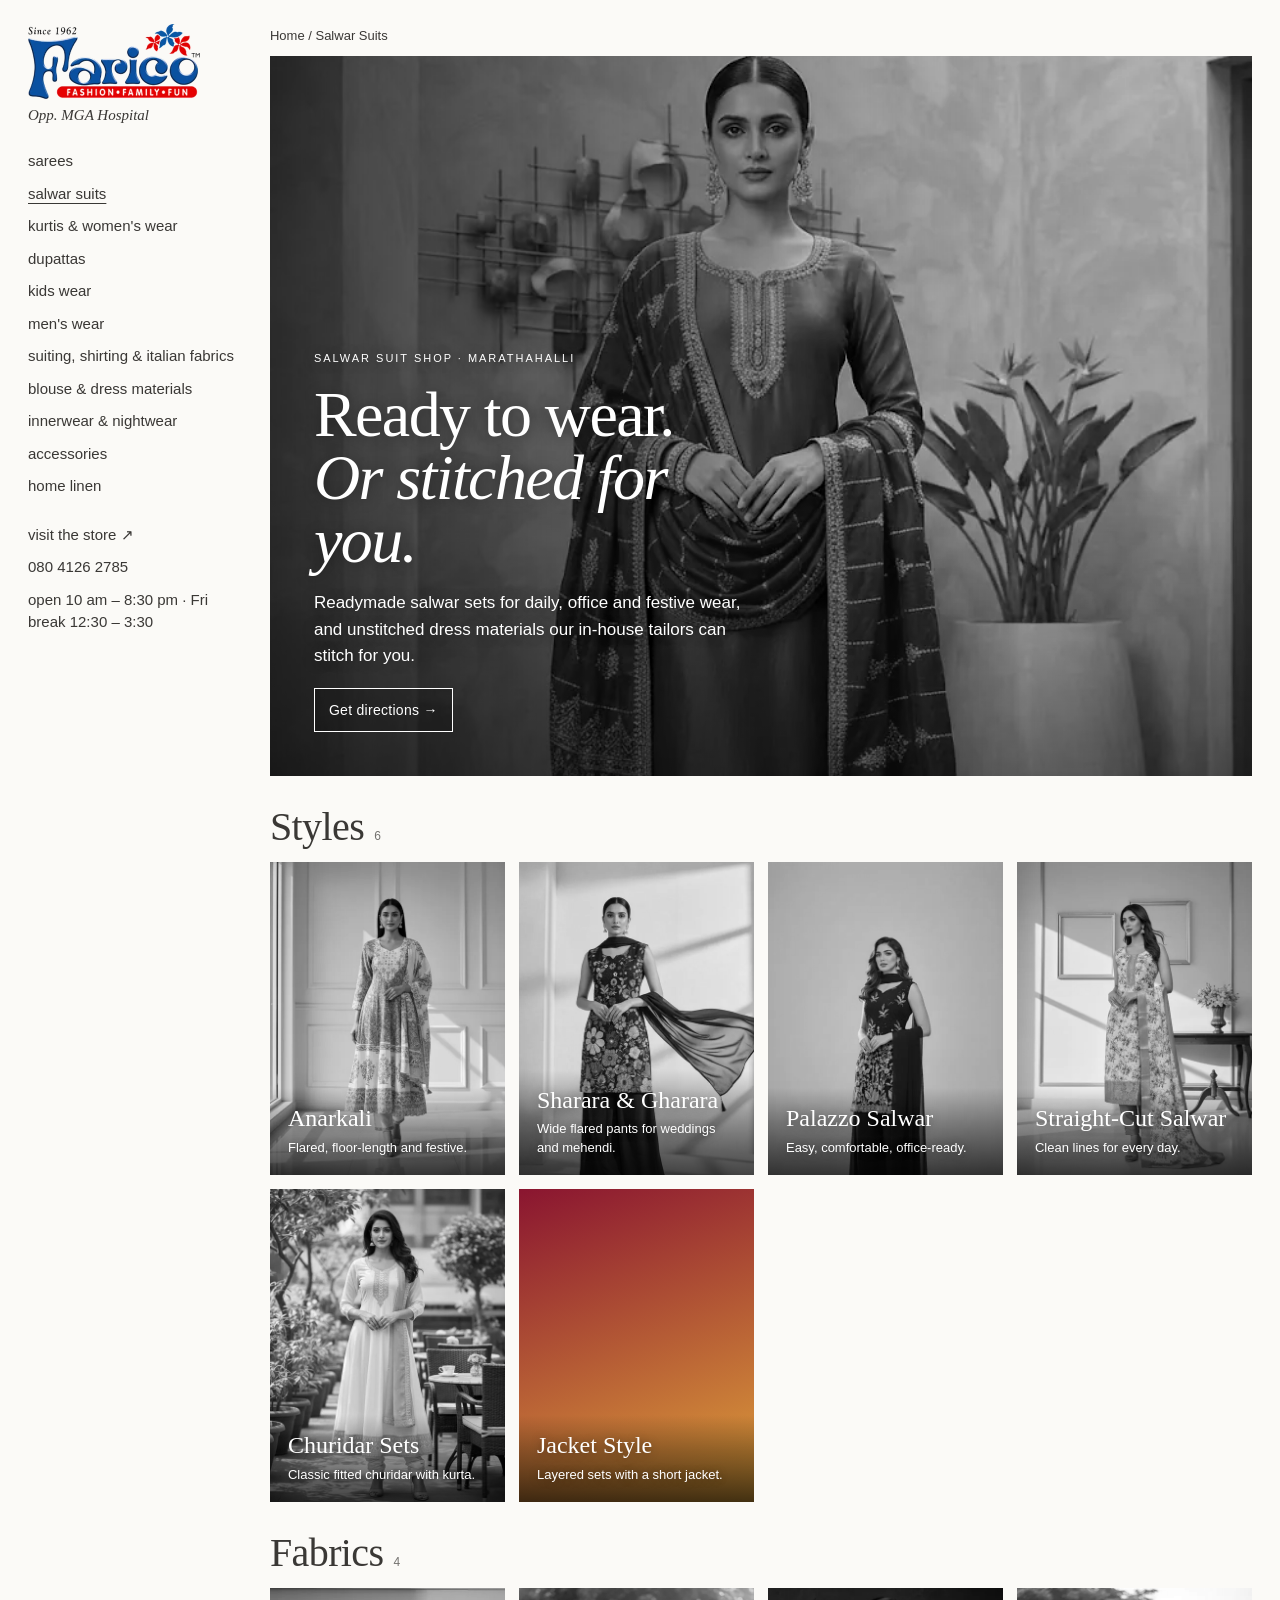
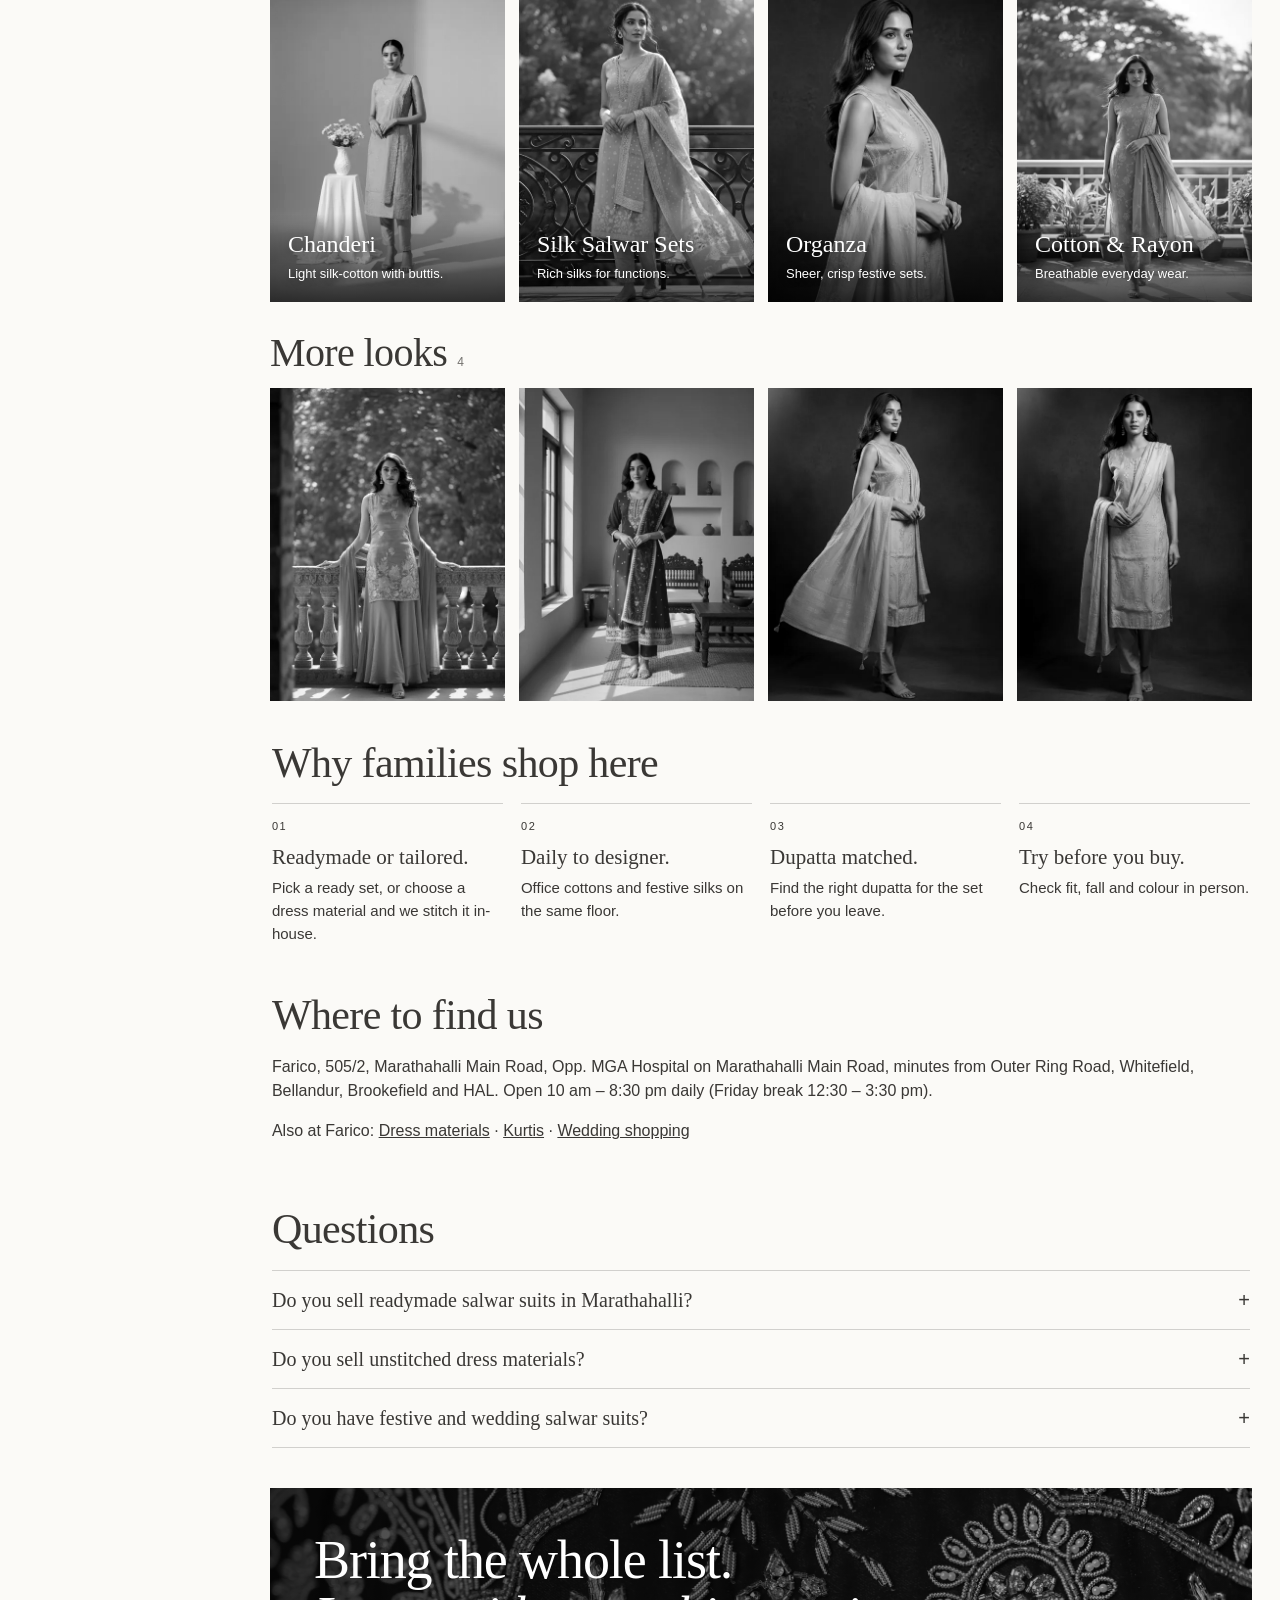
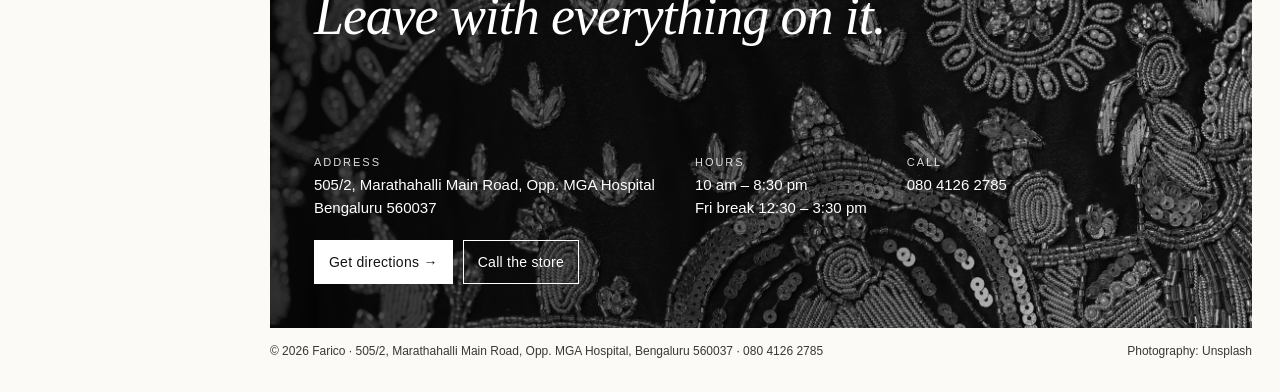
<file: salwar-suits-marathahalli/index.html>
<!doctype html>
<html lang="en">
<head>
<meta charset="utf-8">
<meta http-equiv="Content-Security-Policy" content="default-src 'self'; img-src 'self' data: https://behold.pictures https://*.behold.pictures https://*.cdninstagram.com https://*.fbcdn.net; style-src 'self' 'unsafe-inline' https://fonts.googleapis.com; font-src https://fonts.gstatic.com; script-src 'self'; connect-src https://feeds.behold.so; object-src 'none'; base-uri 'self'; form-action 'none'; upgrade-insecure-requests">
<meta name="referrer" content="strict-origin-when-cross-origin">
<meta name="viewport" content="width=device-width, initial-scale=1">
<title>Salwar Suit Shop in Marathahalli, Bangalore | Farico</title>
<meta name="description" content="Anarkali, sharara, palazzo, churidar and festive salwar suits, plus unstitched dress materials, at Farico, Marathahalli. In-house tailoring. Walk in today.">
<link rel="canonical" href="https://farico.in/salwar-suits-marathahalli/">
<meta name="theme-color" content="#FBFAF7">
<meta property="og:type" content="website">
<meta property="og:title" content="Salwar suits at Farico, Marathahalli">
<meta property="og:description" content="Anarkali, sharara, palazzo, churidar and festive salwar suits, plus unstitched dress materials, at Farico, Marathahalli. In-house tailoring. Walk in today.">
<meta property="og:url" content="https://farico.in/salwar-suits-marathahalli/">
<meta property="og:image" content="https://farico.in/img/salwar-768.webp">
<link rel="icon" type="image/png" href="/img/icon-180.png">
<link rel="preconnect" href="https://fonts.googleapis.com">
<link rel="preconnect" href="https://fonts.gstatic.com" crossorigin>
<link rel="stylesheet" href="https://fonts.googleapis.com/css2?family=Newsreader:ital,opsz,wght@0,6..72,300;1,6..72,300&amp;family=Geist:wght@300;400&amp;display=swap">
<link rel="stylesheet" href="/css/site.css">
<link rel="stylesheet" href="/css/sarees.css">
<script type="application/ld+json">{"@context": "https://schema.org", "@graph": [{"@type": "BreadcrumbList", "itemListElement": [{"@type": "ListItem", "position": 1, "name": "Home", "item": "https://farico.in/"}, {"@type": "ListItem", "position": 2, "name": "Salwar Suits", "item": "https://farico.in/salwar-suits-marathahalli/"}]}, {"@type": "FAQPage", "mainEntity": [{"@type": "Question", "name": "Do you sell readymade salwar suits in Marathahalli?", "acceptedAnswer": {"@type": "Answer", "text": "Yes. Anarkali, sharara, palazzo, straight-cut and churidar sets in daily, office and festive styles."}}, {"@type": "Question", "name": "Do you sell unstitched dress materials?", "acceptedAnswer": {"@type": "Answer", "text": "Yes. Cotton, silk, Chanderi and printed dress materials, with in-house tailoring."}}, {"@type": "Question", "name": "Do you have festive and wedding salwar suits?", "acceptedAnswer": {"@type": "Answer", "text": "Yes. Silk, organza and embroidered sets for weddings, mehendi and festivals."}}]}]}</script>
</head>
<body>
<div class="wrap">

<header class="side">
 <div class="bar">
  <a class="logo" href="/" aria-label="Farico home"><picture><source srcset="/img/logo.webp" type="image/webp"><img src="/img/logo.png" alt="Farico — since 1962. Fashion, Family, Fun" width="344" height="150"></picture></a>
  <span class="place">Opp. MGA Hospital</span>
  <div class="acts">
   <a class="btn" href="tel:+918041262785" aria-label="Call Farico"><svg viewBox="0 0 24 24" fill="none" stroke="currentColor" stroke-width="1.6"><path d="M5 4h4l2 5-2.5 1.5a11 11 0 0 0 5 5L15 13l5 2v4a2 2 0 0 1-2 2A16 16 0 0 1 3 6a2 2 0 0 1 2-2"/></svg>Call</a>
   <a class="btn dark" href="https://www.google.com/maps/search/?api=1&amp;query=FARICO&amp;query_place_id=ChIJmXKPHPkTrjsRgQhDVaaILQQ" target="_blank" rel="noopener"><svg viewBox="0 0 24 24" fill="none" stroke="currentColor" stroke-width="1.6"><path d="M12 21s-7-6.2-7-11.5a7 7 0 0 1 14 0C19 14.8 12 21 12 21z"/><circle cx="12" cy="9.5" r="2.5"/></svg>Directions</a>
  </div>
 </div>
 <nav class="cats" aria-label="Collections">
  <a href="/saree-shop-marathahalli/">sarees</a>
  <a href="/salwar-suits-marathahalli/" aria-current="page">salwar suits</a>
  <a href="/kurtis-marathahalli/">kurtis &amp; women's wear</a>
  <a href="/#dupattas">dupattas</a>
  <a href="/kids-wear-marathahalli/">kids wear</a>
  <a href="/mens-wear-marathahalli/">men's wear</a>
  <a href="/suiting-shirting-marathahalli/">suiting, shirting &amp; italian fabrics</a>
  <a href="/dress-materials-marathahalli/">blouse &amp; dress materials</a>
  <a href="/#nightwear">innerwear &amp; nightwear</a>
  <a href="/#accessories">accessories</a>
  <a href="/home-linen-marathahalli/">home linen</a>
 </nav>
 <nav class="store" aria-label="Store">
  <a href="https://www.google.com/maps/search/?api=1&amp;query=FARICO&amp;query_place_id=ChIJmXKPHPkTrjsRgQhDVaaILQQ" target="_blank" rel="noopener">visit the store ↗</a>
  <a href="tel:+918041262785">080 4126 2785</a>
  <span>open 10 am – 8:30 pm · Fri break 12:30 – 3:30</span>
 </nav>
</header>

<main>
 <nav class="crumbs" aria-label="Breadcrumb"><a href="/">Home</a> / <span aria-current="page">Salwar Suits</span></nav>

 <section class="tile shero" aria-labelledby="h1">
  <img src="/img/salwar-768.webp" srcset="/img/salwar-480.webp 480w, /img/salwar-768.webp 768w" sizes="(min-width:960px) 80vw, 100vw" width="768" height="1024" alt="Woman in a teal silk salwar suit with an embroidered pink dupatta" fetchpriority="high" decoding="async">
  <div class="shade"></div>
  <div class="body">
   <h1 id="h1" class="kicker">Salwar suit shop · Marathahalli</h1>
   <p class="lead">Ready to wear.<br><em>Or stitched for you.</em></p>
   <p>Readymade salwar sets for daily, office and festive wear, and unstitched dress materials our in-house tailors can stitch for you.</p>
   <a class="btn" href="https://www.google.com/maps/search/?api=1&amp;query=FARICO&amp;query_place_id=ChIJmXKPHPkTrjsRgQhDVaaILQQ" target="_blank" rel="noopener">Get directions →</a>
  </div>
 </section>

  <section class="vgroup" id="g1" aria-labelledby="h-g1">
   <h2 id="h-g1">Styles <span>6</span></h2>
   <div class="vgrid">
   <article class="tile vt"><img src="/img/looks/salwar-46-480.webp" srcset="/img/looks/salwar-46-480.webp 480w, /img/looks/salwar-46-800.webp 800w" sizes="(min-width:960px) 18vw, 50vw" width="800" height="1067" loading="lazy" decoding="async" alt="Woman in a printed anarkali"><div class="cap"><h3>Anarkali</h3><p>Flared, floor-length and festive.</p></div></article>
   <article class="tile vt"><img src="/img/looks/salwar-45-480.webp" srcset="/img/looks/salwar-45-480.webp 480w, /img/looks/salwar-45-800.webp 800w" sizes="(min-width:960px) 18vw, 50vw" width="800" height="1067" loading="lazy" decoding="async" alt="Woman in a wine sharara set"><div class="cap"><h3>Sharara &amp; Gharara</h3><p>Wide flared pants for weddings and mehendi.</p></div></article>
   <article class="tile vt"><img src="/img/looks/salwar-44-480.webp" srcset="/img/looks/salwar-44-480.webp 480w, /img/looks/salwar-44-800.webp 800w" sizes="(min-width:960px) 18vw, 50vw" width="800" height="1067" loading="lazy" decoding="async" alt="Woman in a black palazzo suit"><div class="cap"><h3>Palazzo Salwar</h3><p>Easy, comfortable, office-ready.</p></div></article>
   <article class="tile vt"><img src="/img/looks/salwar-47-480.webp" srcset="/img/looks/salwar-47-480.webp 480w, /img/looks/salwar-47-800.webp 800w" sizes="(min-width:960px) 18vw, 50vw" width="800" height="1067" loading="lazy" decoding="async" alt="Woman in a printed straight-cut suit"><div class="cap"><h3>Straight-Cut Salwar</h3><p>Clean lines for every day.</p></div></article>
   <article class="tile vt"><img src="/img/looks/salwar-49-480.webp" srcset="/img/looks/salwar-49-480.webp 480w, /img/looks/salwar-49-800.webp 800w" sizes="(min-width:960px) 18vw, 50vw" width="800" height="1067" loading="lazy" decoding="async" alt="Woman in an ivory churidar set"><div class="cap"><h3>Churidar Sets</h3><p>Classic fitted churidar with kurta.</p></div></article>
   <article class="tile vt"><div class="ph" style="background:linear-gradient(160deg,#8a1530,#e0a23a)" role="img" aria-label="Jacket Style, photo coming soon"></div><div class="cap"><h3>Jacket Style</h3><p>Layered sets with a short jacket.</p></div></article>
   </div>
  </section>
  <section class="vgroup" id="g2" aria-labelledby="h-g2">
   <h2 id="h-g2">Fabrics <span>4</span></h2>
   <div class="vgrid">
   <article class="tile vt"><img src="/img/looks/salwar-52-480.webp" srcset="/img/looks/salwar-52-480.webp 480w, /img/looks/salwar-52-800.webp 800w" sizes="(min-width:960px) 18vw, 50vw" width="800" height="1067" loading="lazy" decoding="async" alt="Woman in a pink chanderi suit"><div class="cap"><h3>Chanderi</h3><p>Light silk-cotton with buttis.</p></div></article>
   <article class="tile vt"><img src="/img/looks/salwar-48-480.webp" srcset="/img/looks/salwar-48-480.webp 480w, /img/looks/salwar-48-800.webp 800w" sizes="(min-width:960px) 18vw, 50vw" width="800" height="1067" loading="lazy" decoding="async" alt="Woman in a teal silk salwar set"><div class="cap"><h3>Silk Salwar Sets</h3><p>Rich silks for functions.</p></div></article>
   <article class="tile vt"><img src="/img/looks/salwar-54-480.webp" srcset="/img/looks/salwar-54-480.webp 480w, /img/looks/salwar-54-800.webp 800w" sizes="(min-width:960px) 18vw, 50vw" width="800" height="1067" loading="lazy" decoding="async" alt="Woman in a pink suit with organza dupatta"><div class="cap"><h3>Organza</h3><p>Sheer, crisp festive sets.</p></div></article>
   <article class="tile vt"><img src="/img/looks/salwar-53-480.webp" srcset="/img/looks/salwar-53-480.webp 480w, /img/looks/salwar-53-800.webp 800w" sizes="(min-width:960px) 18vw, 50vw" width="800" height="1067" loading="lazy" decoding="async" alt="Woman in a pink cotton suit"><div class="cap"><h3>Cotton &amp; Rayon</h3><p>Breathable everyday wear.</p></div></article>
   </div>
  </section>

  <section class="vgroup" id="looks" aria-labelledby="h-looks">
   <h2 id="h-looks">More looks <span>4</span></h2>
   <div class="vgrid">
   <article class="tile vt"><img src="/img/looks/salwar-50-480.webp" srcset="/img/looks/salwar-50-480.webp 480w, /img/looks/salwar-50-800.webp 800w" sizes="(min-width:960px) 18vw, 50vw" width="800" height="1067" loading="lazy" decoding="async" alt="Woman in a teal embroidered suit"></article>
   <article class="tile vt"><img src="/img/looks/salwar-51-480.webp" srcset="/img/looks/salwar-51-480.webp 480w, /img/looks/salwar-51-800.webp 800w" sizes="(min-width:960px) 18vw, 50vw" width="800" height="1067" loading="lazy" decoding="async" alt="Woman in a magenta suit"></article>
   <article class="tile vt"><img src="/img/looks/salwar-55-480.webp" srcset="/img/looks/salwar-55-480.webp 480w, /img/looks/salwar-55-800.webp 800w" sizes="(min-width:960px) 18vw, 50vw" width="800" height="1067" loading="lazy" decoding="async" alt="Woman in a pink suit with dupatta"></article>
   <article class="tile vt"><img src="/img/looks/salwar-56-480.webp" srcset="/img/looks/salwar-56-480.webp 480w, /img/looks/salwar-56-800.webp 800w" sizes="(min-width:960px) 18vw, 50vw" width="800" height="1067" loading="lazy" decoding="async" alt="Woman in a rose salwar set"></article>
   </div>
  </section>
 <section class="why" aria-labelledby="whyh">
  <h2 id="whyh">Why families shop here</h2>
  <ol>
   <li><strong>Readymade or tailored.</strong> Pick a ready set, or choose a dress material and we stitch it in-house.</li>
   <li><strong>Daily to designer.</strong> Office cottons and festive silks on the same floor.</li>
   <li><strong>Dupatta matched.</strong> Find the right dupatta for the set before you leave.</li>
   <li><strong>Try before you buy.</strong> Check fit, fall and colour in person.</li>
  </ol>
 </section>

 <section class="why" aria-labelledby="whereh">
  <h2 id="whereh">Where to find us</h2>
  <p>Farico, 505/2, Marathahalli Main Road, Opp. MGA Hospital on Marathahalli Main Road, minutes from Outer Ring Road, Whitefield, Bellandur, Brookefield and HAL. Open 10 am – 8:30 pm daily (Friday break 12:30 – 3:30 pm).</p>
  <p>Also at Farico: <a href="/dress-materials-marathahalli/">Dress materials</a> · <a href="/kurtis-marathahalli/">Kurtis</a> · <a href="/wedding-shopping-marathahalli/">Wedding shopping</a></p>
 </section>

 <section class="faq" aria-labelledby="faqh">
  <h2 id="faqh">Questions</h2>
  <details><summary>Do you sell readymade salwar suits in Marathahalli?</summary><p>Yes. Anarkali, sharara, palazzo, straight-cut and churidar sets in daily, office and festive styles.</p></details><details><summary>Do you sell unstitched dress materials?</summary><p>Yes. Cotton, silk, Chanderi and printed dress materials, with in-house tailoring.</p></details><details><summary>Do you have festive and wedding salwar suits?</summary><p>Yes. Silk, organza and embroidered sets for weddings, mehendi and festivals.</p></details>
 </section>

 <section class="tile visit" id="visit" aria-labelledby="vh">
  <img src="/img/visit-960.webp" srcset="/img/visit-960.webp 960w, /img/visit-2000.webp 2000w" sizes="(min-width:960px) 80vw, 100vw" width="2000" height="900" loading="lazy" decoding="async" alt="Close-up of red silk with gold zari embroidery">
  <div class="shade"></div>
  <div class="body">
   <h2 id="vh">Bring the whole list.<br><em>Leave with everything on it.</em></h2>
   <div class="bottom">
    <div class="info">
     <a href="https://www.google.com/maps/search/?api=1&amp;query=FARICO&amp;query_place_id=ChIJmXKPHPkTrjsRgQhDVaaILQQ" target="_blank" rel="noopener"><span class="lbl">Address</span>505/2, Marathahalli Main Road, Opp. MGA Hospital<br>Bengaluru 560037</a>
     <div><span class="lbl">Hours</span>10 am – 8:30 pm<br>Fri break 12:30 – 3:30 pm</div>
     <a href="tel:+918041262785"><span class="lbl">Call</span>080 4126 2785</a>
    </div>
    <div class="btns">
     <a class="btn dark" href="https://www.google.com/maps/search/?api=1&amp;query=FARICO&amp;query_place_id=ChIJmXKPHPkTrjsRgQhDVaaILQQ" target="_blank" rel="noopener">Get directions →</a>
     <a class="btn" href="tel:+918041262785">Call the store</a>
    </div>
   </div>
  </div>
 </section>

 <footer>
  <span>© 2026 Farico · 505/2, Marathahalli Main Road, Opp. MGA Hospital, Bengaluru 560037 · <a href="tel:+918041262785">080 4126 2785</a></span>
  <span>Photography: Unsplash</span>
 </footer>
</main>
</div>
</body>
</html>
</file>
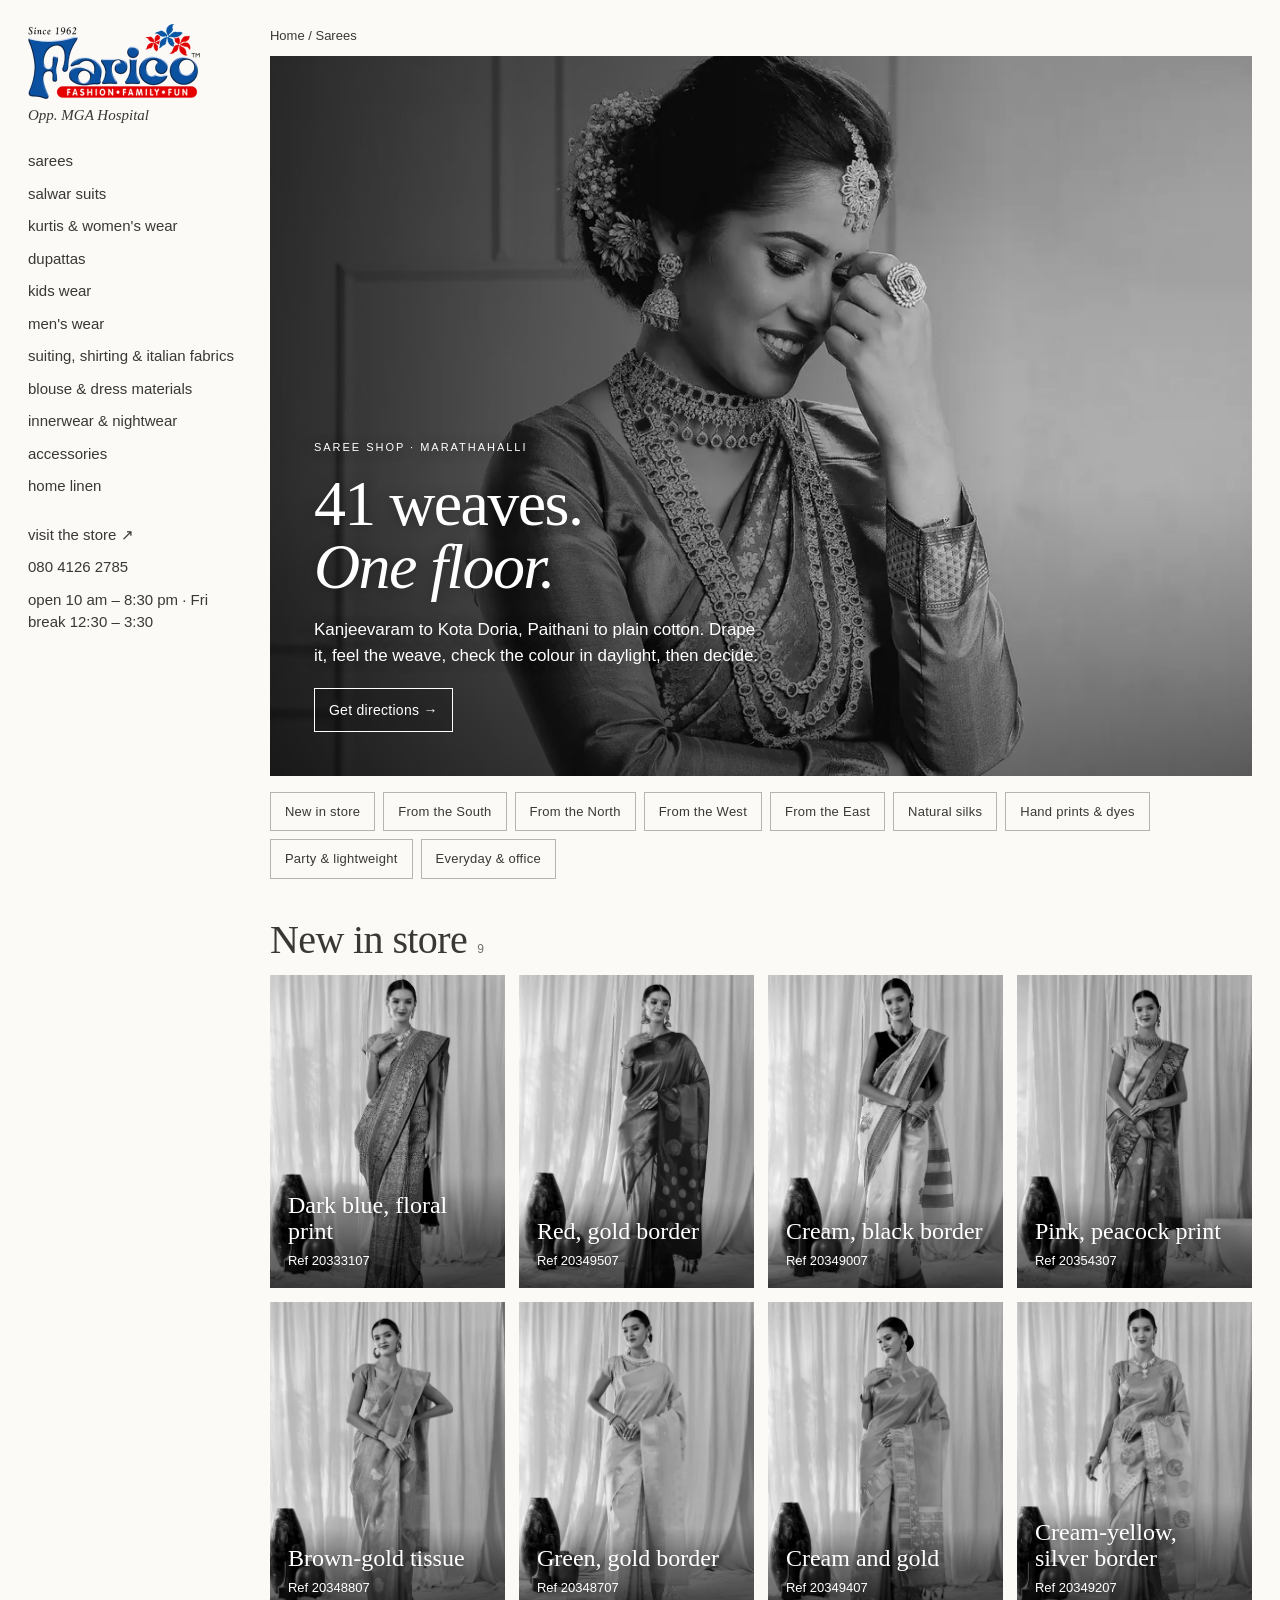
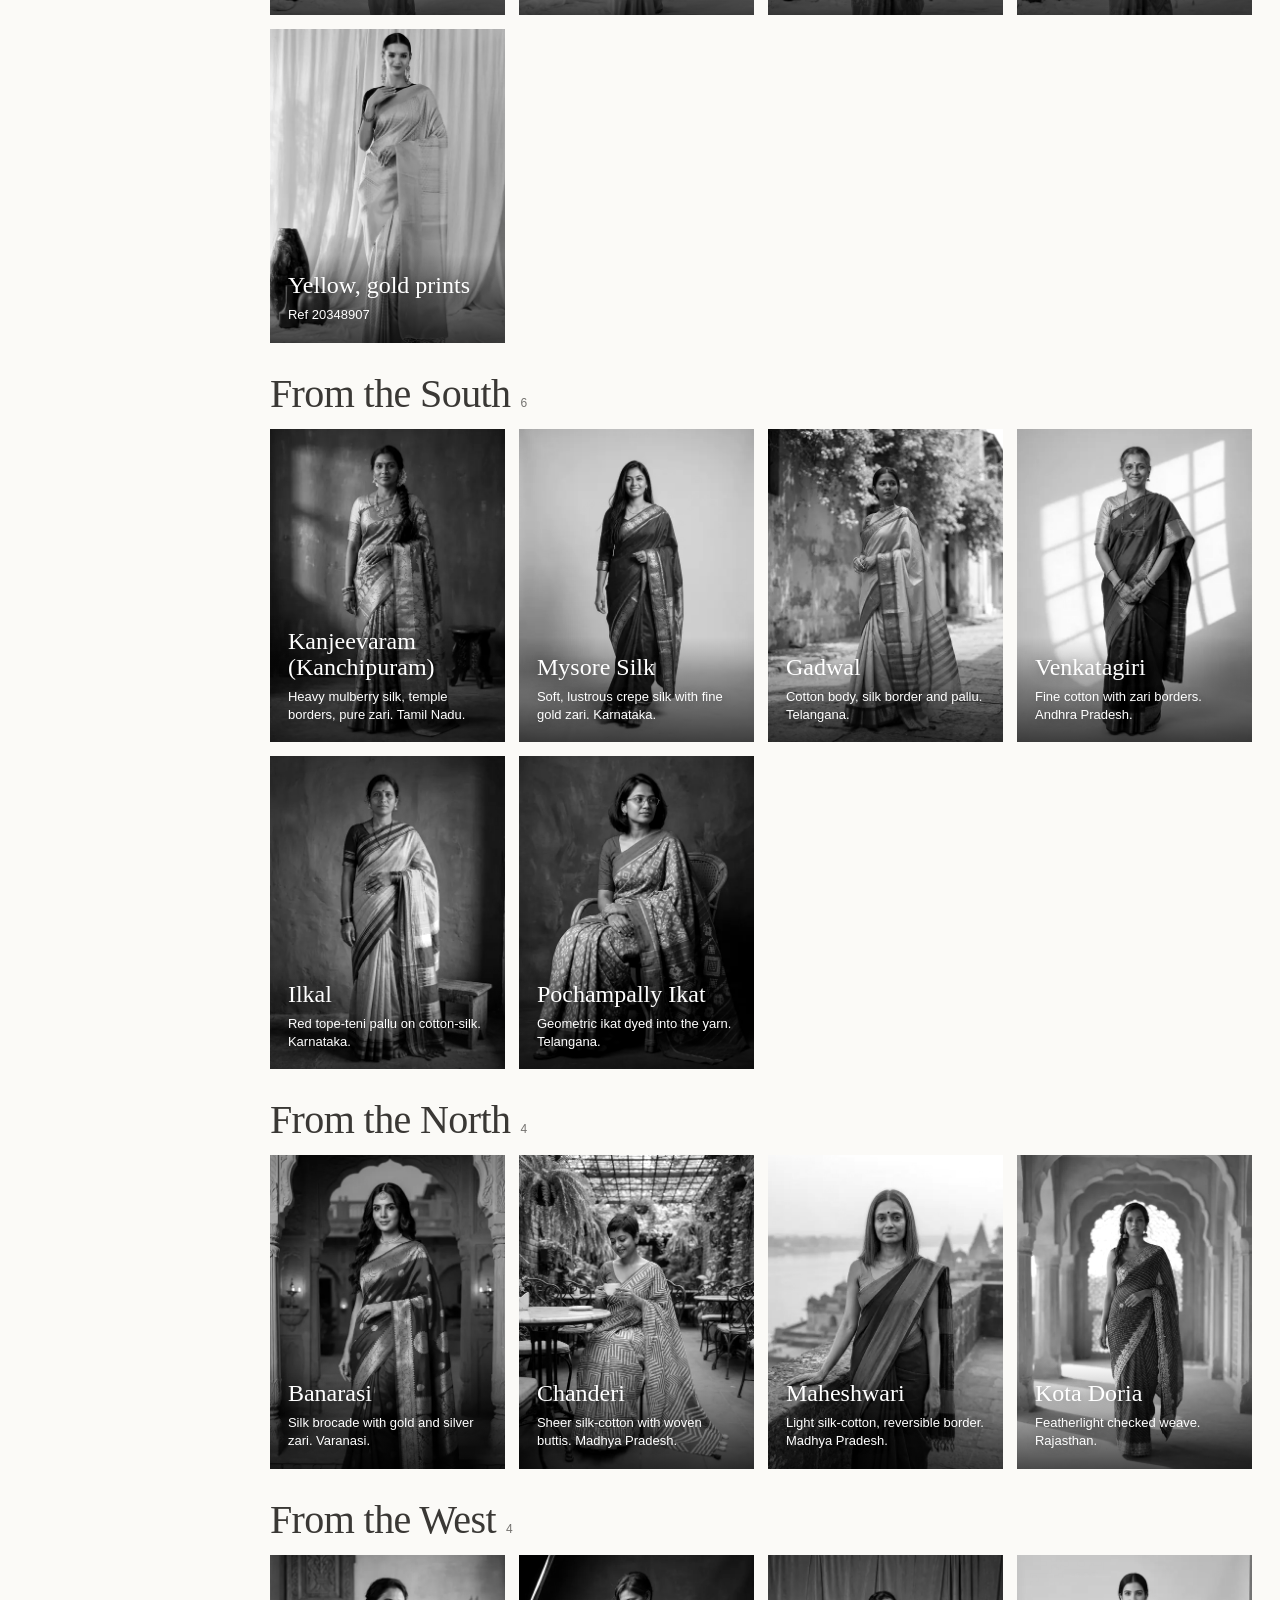
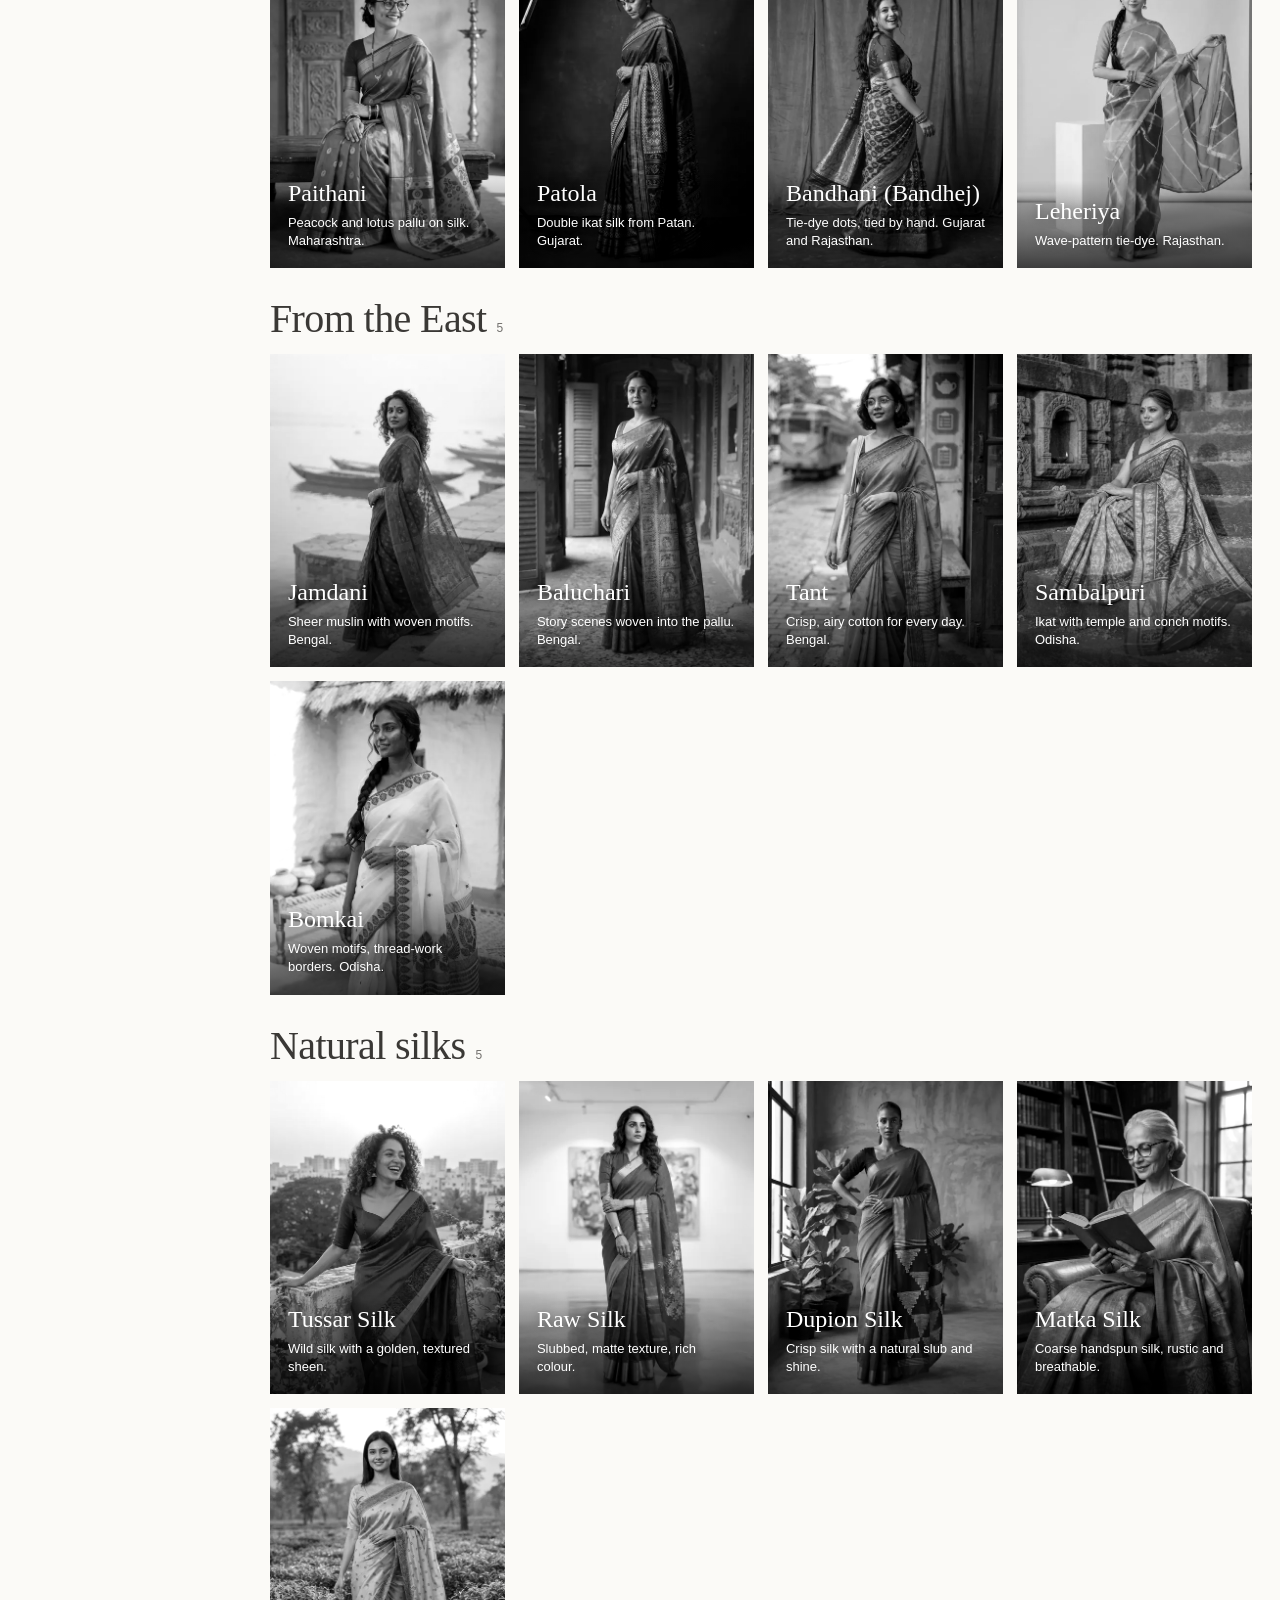
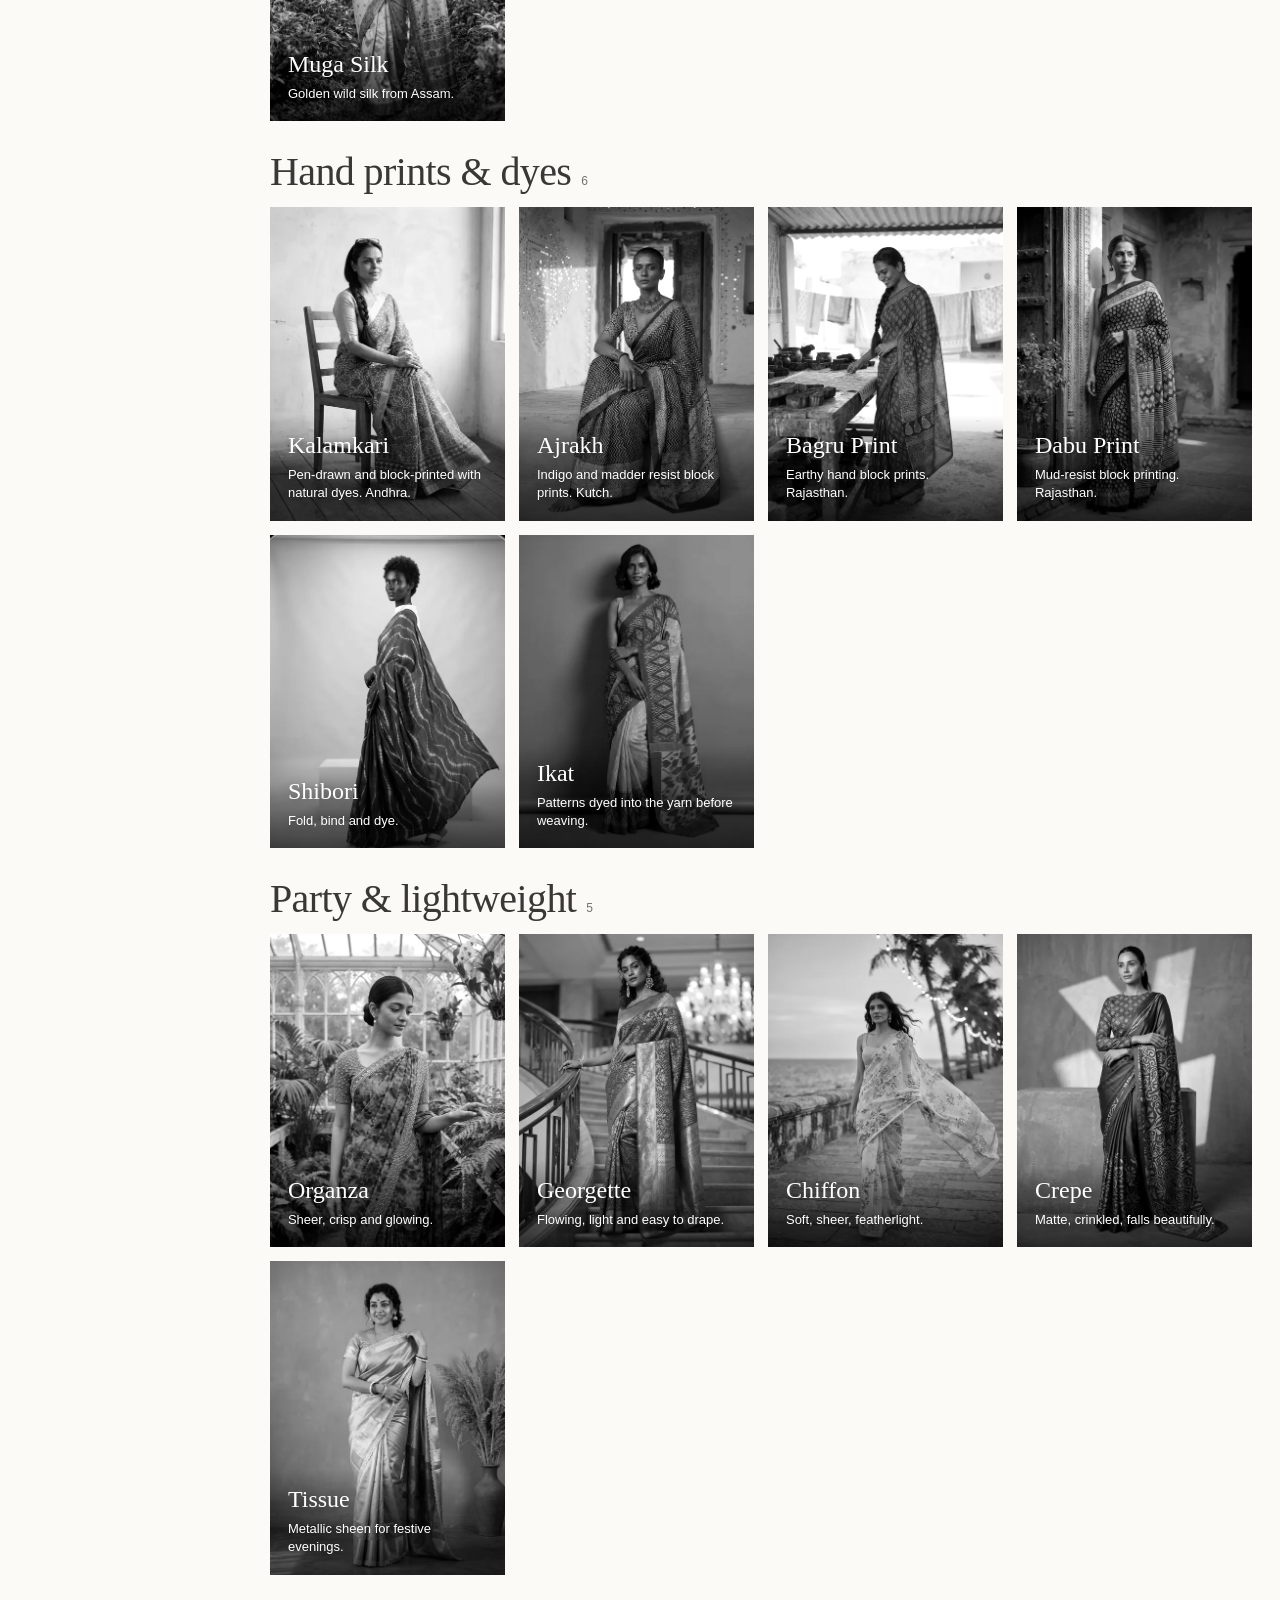
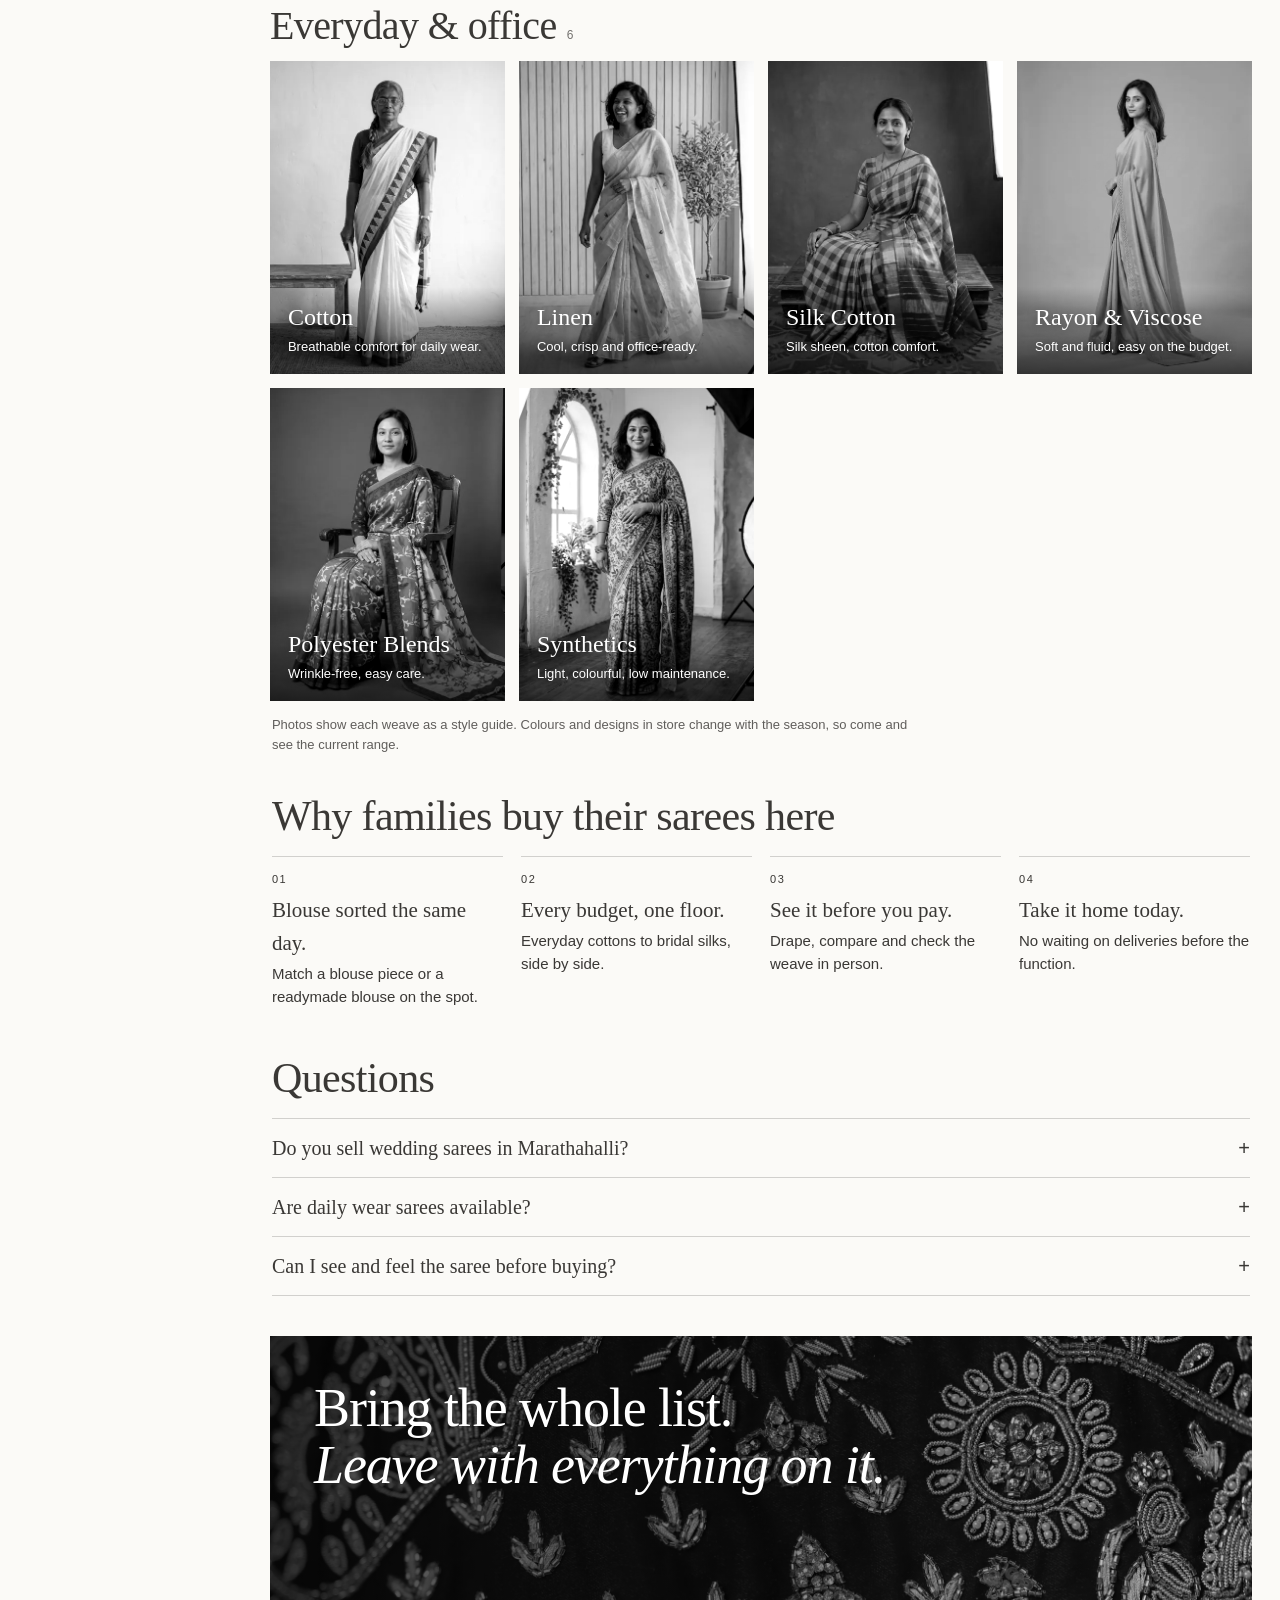
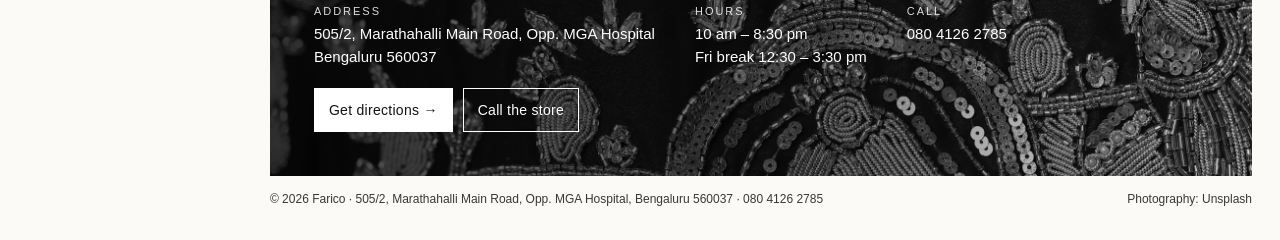
<file: saree-shop-marathahalli/index.html>
<!doctype html>
<html lang="en">
<head>
<meta charset="utf-8">
<meta http-equiv="Content-Security-Policy" content="default-src 'self'; img-src 'self' data: https://behold.pictures https://*.behold.pictures https://*.cdninstagram.com https://*.fbcdn.net; style-src 'self' 'unsafe-inline' https://fonts.googleapis.com; font-src https://fonts.gstatic.com; script-src 'self'; connect-src https://feeds.behold.so; object-src 'none'; base-uri 'self'; form-action 'none'; upgrade-insecure-requests">
<meta name="referrer" content="strict-origin-when-cross-origin">
<meta name="viewport" content="width=device-width, initial-scale=1">
<title>Saree Shop in Marathahalli, Bangalore | Farico</title>
<meta name="description" content="Kanjeevaram, Banarasi, Paithani, Patola, Jamdani, Chanderi and 41 saree weaves at Farico, Marathahalli. Wedding, festive and daily wear sarees. Walk in today.">
<link rel="canonical" href="https://farico.in/saree-shop-marathahalli/">
<meta name="theme-color" content="#FBFAF7">
<meta property="og:type" content="website">
<meta property="og:title" content="Sarees at Farico, Marathahalli">
<meta property="og:description" content="41 weaves from every corner of India, on one floor.">
<meta property="og:url" content="https://farico.in/saree-shop-marathahalli/">
<meta property="og:image" content="https://farico.in/img/sarees-1100.webp">
<link rel="icon" type="image/png" href="/img/icon-180.png">
<link rel="preconnect" href="https://fonts.googleapis.com">
<link rel="preconnect" href="https://fonts.gstatic.com" crossorigin>
<link rel="stylesheet" href="https://fonts.googleapis.com/css2?family=Newsreader:ital,opsz,wght@0,6..72,300;1,6..72,300&amp;family=Geist:wght@300;400&amp;display=swap">
<link rel="stylesheet" href="/css/site.css">
<link rel="stylesheet" href="/css/sarees.css">
<script type="application/ld+json">{"@context": "https://schema.org", "@graph": [{"@type": "BreadcrumbList", "itemListElement": [{"@type": "ListItem", "position": 1, "name": "Home", "item": "https://farico.in/"}, {"@type": "ListItem", "position": 2, "name": "Sarees", "item": "https://farico.in/saree-shop-marathahalli/"}]}, {"@type": "FAQPage", "mainEntity": [{"@type": "Question", "name": "Do you sell wedding sarees in Marathahalli?", "acceptedAnswer": {"@type": "Answer", "text": "Yes. Kanjeevaram, Banarasi, Paithani and other wedding silks are in-store, with blouse matching on the spot."}}, {"@type": "Question", "name": "Are daily wear sarees available?", "acceptedAnswer": {"@type": "Answer", "text": "Yes. Cotton, linen, silk cotton and easy-care sarees for office and everyday wear."}}, {"@type": "Question", "name": "Can I see and feel the saree before buying?", "acceptedAnswer": {"@type": "Answer", "text": "Every saree is in-store. Drape it, check the weave and compare colours in daylight before you decide."}}]}]}</script>
</head>
<body>
<div class="wrap">

<header class="side">
 <div class="bar">
  <a class="logo" href="/" aria-label="Farico home"><picture><source srcset="/img/logo.webp" type="image/webp"><img src="/img/logo.png" alt="Farico — since 1962. Fashion, Family, Fun" width="344" height="150"></picture></a>
  <span class="place">Opp. MGA Hospital</span>
  <div class="acts">
   <a class="btn" href="tel:+918041262785" aria-label="Call Farico"><svg viewBox="0 0 24 24" fill="none" stroke="currentColor" stroke-width="1.6"><path d="M5 4h4l2 5-2.5 1.5a11 11 0 0 0 5 5L15 13l5 2v4a2 2 0 0 1-2 2A16 16 0 0 1 3 6a2 2 0 0 1 2-2"/></svg>Call</a>
   <a class="btn dark" href="https://www.google.com/maps/search/?api=1&amp;query=FARICO&amp;query_place_id=ChIJmXKPHPkTrjsRgQhDVaaILQQ" target="_blank" rel="noopener"><svg viewBox="0 0 24 24" fill="none" stroke="currentColor" stroke-width="1.6"><path d="M12 21s-7-6.2-7-11.5a7 7 0 0 1 14 0C19 14.8 12 21 12 21z"/><circle cx="12" cy="9.5" r="2.5"/></svg>Directions</a>
  </div>
 </div>
 <nav class="cats" aria-label="Collections">
  <a href="/saree-shop-marathahalli/">sarees</a>
  <a href="/salwar-suits-marathahalli/">salwar suits</a>
  <a href="/kurtis-marathahalli/">kurtis &amp; women's wear</a>
  <a href="/#dupattas">dupattas</a>
  <a href="/kids-wear-marathahalli/">kids wear</a>
  <a href="/mens-wear-marathahalli/">men's wear</a>
  <a href="/suiting-shirting-marathahalli/">suiting, shirting &amp; italian fabrics</a>
  <a href="/dress-materials-marathahalli/">blouse &amp; dress materials</a>
  <a href="/#nightwear">innerwear &amp; nightwear</a>
  <a href="/#accessories">accessories</a>
  <a href="/home-linen-marathahalli/">home linen</a>
 </nav>
 <nav class="store" aria-label="Store">
  <a href="https://www.google.com/maps/search/?api=1&amp;query=FARICO&amp;query_place_id=ChIJmXKPHPkTrjsRgQhDVaaILQQ" target="_blank" rel="noopener">visit the store ↗</a>
  <a href="tel:+918041262785">080 4126 2785</a>
  <span>open 10 am – 8:30 pm · Fri break 12:30 – 3:30</span>
 </nav>
</header>

<main>
 <nav class="crumbs" aria-label="Breadcrumb"><a href="/">Home</a> / <span aria-current="page">Sarees</span></nav>

 <section class="tile shero" aria-labelledby="h1">
  <img src="/img/sarees-640.webp" srcset="/img/sarees-640.webp 640w, /img/sarees-1100.webp 1100w" sizes="(min-width:960px) 80vw, 100vw" width="1100" height="1650" alt="Woman in a purple and gold Kanjeevaram silk saree" fetchpriority="high" decoding="async">
  <div class="shade"></div>
  <div class="body">
   <h1 id="h1" class="kicker">Saree shop · Marathahalli</h1>
   <p class="lead">41 weaves.<br><em>One floor.</em></p>
   <p>Kanjeevaram to Kota Doria, Paithani to plain cotton. Drape it, feel the weave, check the colour in daylight, then decide.</p>
   <a class="btn" href="https://www.google.com/maps/search/?api=1&amp;query=FARICO&amp;query_place_id=ChIJmXKPHPkTrjsRgQhDVaaILQQ" target="_blank" rel="noopener">Get directions →</a>
  </div>
 </section>

 <nav class="occ" aria-label="Jump to"><a href="#new">New in store</a><a href="#south">From the South</a><a href="#north">From the North</a><a href="#west">From the West</a><a href="#east">From the East</a><a href="#natural">Natural silks</a><a href="#prints">Hand prints &amp; dyes</a><a href="#party">Party &amp; lightweight</a><a href="#everyday">Everyday &amp; office</a></nav>

  <section class="vgroup" id="new" aria-labelledby="h-new">
   <h2 id="h-new">New in store <span>9</span></h2>
   <div class="vgrid">
   <article class="tile vt"><img src="/img/looks/saree-20333107-480.webp" srcset="/img/looks/saree-20333107-480.webp 480w, /img/looks/saree-20333107-800.webp 800w" sizes="(min-width:960px) 18vw, 50vw" width="800" height="1067" loading="lazy" decoding="async" alt="Dark blue, floral print saree on a model"><div class="cap"><h3>Dark blue, floral print</h3><p>Ref 20333107</p></div></article>
   <article class="tile vt"><img src="/img/looks/saree-20349507-480.webp" srcset="/img/looks/saree-20349507-480.webp 480w, /img/looks/saree-20349507-800.webp 800w" sizes="(min-width:960px) 18vw, 50vw" width="800" height="1067" loading="lazy" decoding="async" alt="Red, gold border saree on a model"><div class="cap"><h3>Red, gold border</h3><p>Ref 20349507</p></div></article>
   <article class="tile vt"><img src="/img/looks/saree-20349007-480.webp" srcset="/img/looks/saree-20349007-480.webp 480w, /img/looks/saree-20349007-800.webp 800w" sizes="(min-width:960px) 18vw, 50vw" width="800" height="1067" loading="lazy" decoding="async" alt="Cream, black border saree on a model"><div class="cap"><h3>Cream, black border</h3><p>Ref 20349007</p></div></article>
   <article class="tile vt"><img src="/img/looks/saree-20354307-480.webp" srcset="/img/looks/saree-20354307-480.webp 480w, /img/looks/saree-20354307-800.webp 800w" sizes="(min-width:960px) 18vw, 50vw" width="800" height="1067" loading="lazy" decoding="async" alt="Pink, peacock print saree on a model"><div class="cap"><h3>Pink, peacock print</h3><p>Ref 20354307</p></div></article>
   <article class="tile vt"><img src="/img/looks/saree-20348807-480.webp" srcset="/img/looks/saree-20348807-480.webp 480w, /img/looks/saree-20348807-800.webp 800w" sizes="(min-width:960px) 18vw, 50vw" width="800" height="1067" loading="lazy" decoding="async" alt="Brown-gold tissue saree on a model"><div class="cap"><h3>Brown-gold tissue</h3><p>Ref 20348807</p></div></article>
   <article class="tile vt"><img src="/img/looks/saree-20348707-480.webp" srcset="/img/looks/saree-20348707-480.webp 480w, /img/looks/saree-20348707-800.webp 800w" sizes="(min-width:960px) 18vw, 50vw" width="800" height="1067" loading="lazy" decoding="async" alt="Green, gold border saree on a model"><div class="cap"><h3>Green, gold border</h3><p>Ref 20348707</p></div></article>
   <article class="tile vt"><img src="/img/looks/saree-20349407-480.webp" srcset="/img/looks/saree-20349407-480.webp 480w, /img/looks/saree-20349407-800.webp 800w" sizes="(min-width:960px) 18vw, 50vw" width="800" height="1067" loading="lazy" decoding="async" alt="Cream and gold saree on a model"><div class="cap"><h3>Cream and gold</h3><p>Ref 20349407</p></div></article>
   <article class="tile vt"><img src="/img/looks/saree-20349207-480.webp" srcset="/img/looks/saree-20349207-480.webp 480w, /img/looks/saree-20349207-800.webp 800w" sizes="(min-width:960px) 18vw, 50vw" width="800" height="1067" loading="lazy" decoding="async" alt="Cream-yellow, silver border saree on a model"><div class="cap"><h3>Cream-yellow, silver border</h3><p>Ref 20349207</p></div></article>
   <article class="tile vt"><img src="/img/looks/saree-20348907-480.webp" srcset="/img/looks/saree-20348907-480.webp 480w, /img/looks/saree-20348907-800.webp 800w" sizes="(min-width:960px) 18vw, 50vw" width="800" height="1067" loading="lazy" decoding="async" alt="Yellow, gold prints saree on a model"><div class="cap"><h3>Yellow, gold prints</h3><p>Ref 20348907</p></div></article>
   </div>
  </section>
  <section class="vgroup" id="south" aria-labelledby="h-south">
   <h2 id="h-south">From the South <span>6</span></h2>
   <div class="vgrid">
   <article class="tile vt" id="kanjeevaram"><img src="/img/sarees/kanjeevaram-480.webp" srcset="/img/sarees/kanjeevaram-480.webp 480w, /img/sarees/kanjeevaram-800.webp 800w" sizes="(min-width:960px) 18vw, 50vw" width="800" height="1071" loading="lazy" decoding="async" alt="Kanjeevaram (Kanchipuram) saree draped on a model"><div class="cap"><h3>Kanjeevaram (Kanchipuram)</h3><p>Heavy mulberry silk, temple borders, pure zari. Tamil Nadu.</p></div></article>
   <article class="tile vt" id="mysore-silk"><img src="/img/sarees/mysore-silk-480.webp" srcset="/img/sarees/mysore-silk-480.webp 480w, /img/sarees/mysore-silk-800.webp 800w" sizes="(min-width:960px) 18vw, 50vw" width="800" height="1071" loading="lazy" decoding="async" alt="Mysore Silk saree draped on a model"><div class="cap"><h3>Mysore Silk</h3><p>Soft, lustrous crepe silk with fine gold zari. Karnataka.</p></div></article>
   <article class="tile vt" id="gadwal"><img src="/img/sarees/gadwal-480.webp" srcset="/img/sarees/gadwal-480.webp 480w, /img/sarees/gadwal-800.webp 800w" sizes="(min-width:960px) 18vw, 50vw" width="800" height="1071" loading="lazy" decoding="async" alt="Gadwal saree draped on a model"><div class="cap"><h3>Gadwal</h3><p>Cotton body, silk border and pallu. Telangana.</p></div></article>
   <article class="tile vt" id="venkatagiri"><img src="/img/sarees/venkatagiri-480.webp" srcset="/img/sarees/venkatagiri-480.webp 480w, /img/sarees/venkatagiri-800.webp 800w" sizes="(min-width:960px) 18vw, 50vw" width="800" height="1071" loading="lazy" decoding="async" alt="Venkatagiri saree draped on a model"><div class="cap"><h3>Venkatagiri</h3><p>Fine cotton with zari borders. Andhra Pradesh.</p></div></article>
   <article class="tile vt" id="ilkal"><img src="/img/sarees/ilkal-480.webp" srcset="/img/sarees/ilkal-480.webp 480w, /img/sarees/ilkal-800.webp 800w" sizes="(min-width:960px) 18vw, 50vw" width="800" height="1071" loading="lazy" decoding="async" alt="Ilkal saree draped on a model"><div class="cap"><h3>Ilkal</h3><p>Red tope-teni pallu on cotton-silk. Karnataka.</p></div></article>
   <article class="tile vt" id="pochampally"><img src="/img/sarees/pochampally-ikat-480.webp" srcset="/img/sarees/pochampally-ikat-480.webp 480w, /img/sarees/pochampally-ikat-800.webp 800w" sizes="(min-width:960px) 18vw, 50vw" width="800" height="1071" loading="lazy" decoding="async" alt="Pochampally Ikat saree draped on a model"><div class="cap"><h3>Pochampally Ikat</h3><p>Geometric ikat dyed into the yarn. Telangana.</p></div></article>
   </div>
  </section>
  <section class="vgroup" id="north" aria-labelledby="h-north">
   <h2 id="h-north">From the North <span>4</span></h2>
   <div class="vgrid">
   <article class="tile vt" id="banarasi"><img src="/img/sarees/banarasi-480.webp" srcset="/img/sarees/banarasi-480.webp 480w, /img/sarees/banarasi-800.webp 800w" sizes="(min-width:960px) 18vw, 50vw" width="800" height="1071" loading="lazy" decoding="async" alt="Banarasi saree draped on a model"><div class="cap"><h3>Banarasi</h3><p>Silk brocade with gold and silver zari. Varanasi.</p></div></article>
   <article class="tile vt" id="chanderi"><img src="/img/sarees/chanderi-480.webp" srcset="/img/sarees/chanderi-480.webp 480w, /img/sarees/chanderi-800.webp 800w" sizes="(min-width:960px) 18vw, 50vw" width="800" height="1071" loading="lazy" decoding="async" alt="Chanderi saree draped on a model"><div class="cap"><h3>Chanderi</h3><p>Sheer silk-cotton with woven buttis. Madhya Pradesh.</p></div></article>
   <article class="tile vt" id="maheshwari"><img src="/img/sarees/maheshwari-480.webp" srcset="/img/sarees/maheshwari-480.webp 480w, /img/sarees/maheshwari-800.webp 800w" sizes="(min-width:960px) 18vw, 50vw" width="800" height="1071" loading="lazy" decoding="async" alt="Maheshwari saree draped on a model"><div class="cap"><h3>Maheshwari</h3><p>Light silk-cotton, reversible border. Madhya Pradesh.</p></div></article>
   <article class="tile vt" id="kota-doria"><img src="/img/sarees/kota-doria-480.webp" srcset="/img/sarees/kota-doria-480.webp 480w, /img/sarees/kota-doria-800.webp 800w" sizes="(min-width:960px) 18vw, 50vw" width="800" height="1071" loading="lazy" decoding="async" alt="Kota Doria saree draped on a model"><div class="cap"><h3>Kota Doria</h3><p>Featherlight checked weave. Rajasthan.</p></div></article>
   </div>
  </section>
  <section class="vgroup" id="west" aria-labelledby="h-west">
   <h2 id="h-west">From the West <span>4</span></h2>
   <div class="vgrid">
   <article class="tile vt" id="paithani"><img src="/img/sarees/paithani-480.webp" srcset="/img/sarees/paithani-480.webp 480w, /img/sarees/paithani-800.webp 800w" sizes="(min-width:960px) 18vw, 50vw" width="800" height="1071" loading="lazy" decoding="async" alt="Paithani saree draped on a model"><div class="cap"><h3>Paithani</h3><p>Peacock and lotus pallu on silk. Maharashtra.</p></div></article>
   <article class="tile vt" id="patola"><img src="/img/sarees/patola-480.webp" srcset="/img/sarees/patola-480.webp 480w, /img/sarees/patola-800.webp 800w" sizes="(min-width:960px) 18vw, 50vw" width="800" height="1071" loading="lazy" decoding="async" alt="Patola saree draped on a model"><div class="cap"><h3>Patola</h3><p>Double ikat silk from Patan. Gujarat.</p></div></article>
   <article class="tile vt" id="bandhani"><img src="/img/sarees/bandhani-480.webp" srcset="/img/sarees/bandhani-480.webp 480w, /img/sarees/bandhani-800.webp 800w" sizes="(min-width:960px) 18vw, 50vw" width="800" height="1071" loading="lazy" decoding="async" alt="Bandhani (Bandhej) saree draped on a model"><div class="cap"><h3>Bandhani (Bandhej)</h3><p>Tie-dye dots, tied by hand. Gujarat and Rajasthan.</p></div></article>
   <article class="tile vt" id="leheriya"><img src="/img/sarees/leheriya-480.webp" srcset="/img/sarees/leheriya-480.webp 480w, /img/sarees/leheriya-800.webp 800w" sizes="(min-width:960px) 18vw, 50vw" width="800" height="1071" loading="lazy" decoding="async" alt="Leheriya saree draped on a model"><div class="cap"><h3>Leheriya</h3><p>Wave-pattern tie-dye. Rajasthan.</p></div></article>
   </div>
  </section>
  <section class="vgroup" id="east" aria-labelledby="h-east">
   <h2 id="h-east">From the East <span>5</span></h2>
   <div class="vgrid">
   <article class="tile vt" id="jamdani"><img src="/img/sarees/jamdani-480.webp" srcset="/img/sarees/jamdani-480.webp 480w, /img/sarees/jamdani-800.webp 800w" sizes="(min-width:960px) 18vw, 50vw" width="800" height="1071" loading="lazy" decoding="async" alt="Jamdani saree draped on a model"><div class="cap"><h3>Jamdani</h3><p>Sheer muslin with woven motifs. Bengal.</p></div></article>
   <article class="tile vt" id="baluchari"><img src="/img/sarees/baluchari-480.webp" srcset="/img/sarees/baluchari-480.webp 480w, /img/sarees/baluchari-800.webp 800w" sizes="(min-width:960px) 18vw, 50vw" width="800" height="1071" loading="lazy" decoding="async" alt="Baluchari saree draped on a model"><div class="cap"><h3>Baluchari</h3><p>Story scenes woven into the pallu. Bengal.</p></div></article>
   <article class="tile vt" id="tant"><img src="/img/sarees/tant-480.webp" srcset="/img/sarees/tant-480.webp 480w, /img/sarees/tant-800.webp 800w" sizes="(min-width:960px) 18vw, 50vw" width="800" height="1071" loading="lazy" decoding="async" alt="Tant saree draped on a model"><div class="cap"><h3>Tant</h3><p>Crisp, airy cotton for every day. Bengal.</p></div></article>
   <article class="tile vt" id="sambalpuri"><img src="/img/sarees/sambalpuri-480.webp" srcset="/img/sarees/sambalpuri-480.webp 480w, /img/sarees/sambalpuri-800.webp 800w" sizes="(min-width:960px) 18vw, 50vw" width="800" height="1071" loading="lazy" decoding="async" alt="Sambalpuri saree draped on a model"><div class="cap"><h3>Sambalpuri</h3><p>Ikat with temple and conch motifs. Odisha.</p></div></article>
   <article class="tile vt" id="bomkai"><img src="/img/sarees/bomkai-480.webp" srcset="/img/sarees/bomkai-480.webp 480w, /img/sarees/bomkai-800.webp 800w" sizes="(min-width:960px) 18vw, 50vw" width="800" height="1071" loading="lazy" decoding="async" alt="Bomkai saree draped on a model"><div class="cap"><h3>Bomkai</h3><p>Woven motifs, thread-work borders. Odisha.</p></div></article>
   </div>
  </section>
  <section class="vgroup" id="natural" aria-labelledby="h-natural">
   <h2 id="h-natural">Natural silks <span>5</span></h2>
   <div class="vgrid">
   <article class="tile vt" id="tussar"><img src="/img/sarees/tussar-silk-480.webp" srcset="/img/sarees/tussar-silk-480.webp 480w, /img/sarees/tussar-silk-800.webp 800w" sizes="(min-width:960px) 18vw, 50vw" width="800" height="1071" loading="lazy" decoding="async" alt="Tussar Silk saree draped on a model"><div class="cap"><h3>Tussar Silk</h3><p>Wild silk with a golden, textured sheen.</p></div></article>
   <article class="tile vt" id="raw-silk"><img src="/img/sarees/raw-silk-480.webp" srcset="/img/sarees/raw-silk-480.webp 480w, /img/sarees/raw-silk-800.webp 800w" sizes="(min-width:960px) 18vw, 50vw" width="800" height="1071" loading="lazy" decoding="async" alt="Raw Silk saree draped on a model"><div class="cap"><h3>Raw Silk</h3><p>Slubbed, matte texture, rich colour.</p></div></article>
   <article class="tile vt" id="dupion"><img src="/img/sarees/dupion-silk-480.webp" srcset="/img/sarees/dupion-silk-480.webp 480w, /img/sarees/dupion-silk-800.webp 800w" sizes="(min-width:960px) 18vw, 50vw" width="800" height="1071" loading="lazy" decoding="async" alt="Dupion Silk saree draped on a model"><div class="cap"><h3>Dupion Silk</h3><p>Crisp silk with a natural slub and shine.</p></div></article>
   <article class="tile vt" id="matka"><img src="/img/sarees/matka-silk-480.webp" srcset="/img/sarees/matka-silk-480.webp 480w, /img/sarees/matka-silk-800.webp 800w" sizes="(min-width:960px) 18vw, 50vw" width="800" height="1071" loading="lazy" decoding="async" alt="Matka Silk saree draped on a model"><div class="cap"><h3>Matka Silk</h3><p>Coarse handspun silk, rustic and breathable.</p></div></article>
   <article class="tile vt" id="muga"><img src="/img/sarees/muga-silk-480.webp" srcset="/img/sarees/muga-silk-480.webp 480w, /img/sarees/muga-silk-800.webp 800w" sizes="(min-width:960px) 18vw, 50vw" width="800" height="1071" loading="lazy" decoding="async" alt="Muga Silk saree draped on a model"><div class="cap"><h3>Muga Silk</h3><p>Golden wild silk from Assam.</p></div></article>
   </div>
  </section>
  <section class="vgroup" id="prints" aria-labelledby="h-prints">
   <h2 id="h-prints">Hand prints &amp; dyes <span>6</span></h2>
   <div class="vgrid">
   <article class="tile vt" id="kalamkari"><img src="/img/sarees/kalamkari-480.webp" srcset="/img/sarees/kalamkari-480.webp 480w, /img/sarees/kalamkari-800.webp 800w" sizes="(min-width:960px) 18vw, 50vw" width="800" height="1071" loading="lazy" decoding="async" alt="Kalamkari saree draped on a model"><div class="cap"><h3>Kalamkari</h3><p>Pen-drawn and block-printed with natural dyes. Andhra.</p></div></article>
   <article class="tile vt" id="ajrakh"><img src="/img/sarees/ajrakh-480.webp" srcset="/img/sarees/ajrakh-480.webp 480w, /img/sarees/ajrakh-800.webp 800w" sizes="(min-width:960px) 18vw, 50vw" width="800" height="1071" loading="lazy" decoding="async" alt="Ajrakh saree draped on a model"><div class="cap"><h3>Ajrakh</h3><p>Indigo and madder resist block prints. Kutch.</p></div></article>
   <article class="tile vt" id="bagru"><img src="/img/sarees/bagru-480.webp" srcset="/img/sarees/bagru-480.webp 480w, /img/sarees/bagru-800.webp 800w" sizes="(min-width:960px) 18vw, 50vw" width="800" height="1071" loading="lazy" decoding="async" alt="Bagru Print saree draped on a model"><div class="cap"><h3>Bagru Print</h3><p>Earthy hand block prints. Rajasthan.</p></div></article>
   <article class="tile vt" id="dabu"><img src="/img/sarees/dabu-480.webp" srcset="/img/sarees/dabu-480.webp 480w, /img/sarees/dabu-800.webp 800w" sizes="(min-width:960px) 18vw, 50vw" width="800" height="1071" loading="lazy" decoding="async" alt="Dabu Print saree draped on a model"><div class="cap"><h3>Dabu Print</h3><p>Mud-resist block printing. Rajasthan.</p></div></article>
   <article class="tile vt" id="shibori"><img src="/img/sarees/shibori-480.webp" srcset="/img/sarees/shibori-480.webp 480w, /img/sarees/shibori-800.webp 800w" sizes="(min-width:960px) 18vw, 50vw" width="800" height="1202" loading="lazy" decoding="async" alt="Shibori saree draped on a model"><div class="cap"><h3>Shibori</h3><p>Fold, bind and dye.</p></div></article>
   <article class="tile vt" id="ikat"><img src="/img/sarees/ikat-480.webp" srcset="/img/sarees/ikat-480.webp 480w, /img/sarees/ikat-800.webp 800w" sizes="(min-width:960px) 18vw, 50vw" width="800" height="1071" loading="lazy" decoding="async" alt="Ikat saree draped on a model"><div class="cap"><h3>Ikat</h3><p>Patterns dyed into the yarn before weaving.</p></div></article>
   </div>
  </section>
  <section class="vgroup" id="party" aria-labelledby="h-party">
   <h2 id="h-party">Party &amp; lightweight <span>5</span></h2>
   <div class="vgrid">
   <article class="tile vt" id="organza"><img src="/img/sarees/organza-480.webp" srcset="/img/sarees/organza-480.webp 480w, /img/sarees/organza-800.webp 800w" sizes="(min-width:960px) 18vw, 50vw" width="800" height="1071" loading="lazy" decoding="async" alt="Organza saree draped on a model"><div class="cap"><h3>Organza</h3><p>Sheer, crisp and glowing.</p></div></article>
   <article class="tile vt" id="georgette"><img src="/img/sarees/georgette-480.webp" srcset="/img/sarees/georgette-480.webp 480w, /img/sarees/georgette-800.webp 800w" sizes="(min-width:960px) 18vw, 50vw" width="800" height="1071" loading="lazy" decoding="async" alt="Georgette saree draped on a model"><div class="cap"><h3>Georgette</h3><p>Flowing, light and easy to drape.</p></div></article>
   <article class="tile vt" id="chiffon"><img src="/img/sarees/chiffon-480.webp" srcset="/img/sarees/chiffon-480.webp 480w, /img/sarees/chiffon-800.webp 800w" sizes="(min-width:960px) 18vw, 50vw" width="800" height="1071" loading="lazy" decoding="async" alt="Chiffon saree draped on a model"><div class="cap"><h3>Chiffon</h3><p>Soft, sheer, featherlight.</p></div></article>
   <article class="tile vt" id="crepe"><img src="/img/sarees/crepe-480.webp" srcset="/img/sarees/crepe-480.webp 480w, /img/sarees/crepe-800.webp 800w" sizes="(min-width:960px) 18vw, 50vw" width="800" height="1071" loading="lazy" decoding="async" alt="Crepe saree draped on a model"><div class="cap"><h3>Crepe</h3><p>Matte, crinkled, falls beautifully.</p></div></article>
   <article class="tile vt" id="tissue"><img src="/img/sarees/tissue-480.webp" srcset="/img/sarees/tissue-480.webp 480w, /img/sarees/tissue-800.webp 800w" sizes="(min-width:960px) 18vw, 50vw" width="800" height="1071" loading="lazy" decoding="async" alt="Tissue saree draped on a model"><div class="cap"><h3>Tissue</h3><p>Metallic sheen for festive evenings.</p></div></article>
   </div>
  </section>
  <section class="vgroup" id="everyday" aria-labelledby="h-everyday">
   <h2 id="h-everyday">Everyday &amp; office <span>6</span></h2>
   <div class="vgrid">
   <article class="tile vt" id="cotton"><img src="/img/sarees/cotton-480.webp" srcset="/img/sarees/cotton-480.webp 480w, /img/sarees/cotton-800.webp 800w" sizes="(min-width:960px) 18vw, 50vw" width="800" height="1071" loading="lazy" decoding="async" alt="Cotton saree draped on a model"><div class="cap"><h3>Cotton</h3><p>Breathable comfort for daily wear.</p></div></article>
   <article class="tile vt" id="linen"><img src="/img/sarees/linen-480.webp" srcset="/img/sarees/linen-480.webp 480w, /img/sarees/linen-800.webp 800w" sizes="(min-width:960px) 18vw, 50vw" width="800" height="1071" loading="lazy" decoding="async" alt="Linen saree draped on a model"><div class="cap"><h3>Linen</h3><p>Cool, crisp and office-ready.</p></div></article>
   <article class="tile vt" id="silk-cotton"><img src="/img/sarees/silk-cotton-480.webp" srcset="/img/sarees/silk-cotton-480.webp 480w, /img/sarees/silk-cotton-800.webp 800w" sizes="(min-width:960px) 18vw, 50vw" width="800" height="1071" loading="lazy" decoding="async" alt="Silk Cotton saree draped on a model"><div class="cap"><h3>Silk Cotton</h3><p>Silk sheen, cotton comfort.</p></div></article>
   <article class="tile vt" id="rayon"><img src="/img/sarees/rayon-viscose-480.webp" srcset="/img/sarees/rayon-viscose-480.webp 480w, /img/sarees/rayon-viscose-800.webp 800w" sizes="(min-width:960px) 18vw, 50vw" width="800" height="1071" loading="lazy" decoding="async" alt="Rayon &amp; Viscose saree draped on a model"><div class="cap"><h3>Rayon &amp; Viscose</h3><p>Soft and fluid, easy on the budget.</p></div></article>
   <article class="tile vt" id="poly"><img src="/img/sarees/polyester-blend-480.webp" srcset="/img/sarees/polyester-blend-480.webp 480w, /img/sarees/polyester-blend-800.webp 800w" sizes="(min-width:960px) 18vw, 50vw" width="800" height="1071" loading="lazy" decoding="async" alt="Polyester Blends saree draped on a model"><div class="cap"><h3>Polyester Blends</h3><p>Wrinkle-free, easy care.</p></div></article>
   <article class="tile vt" id="synthetics"><img src="/img/sarees/synthetic-480.webp" srcset="/img/sarees/synthetic-480.webp 480w, /img/sarees/synthetic-800.webp 800w" sizes="(min-width:960px) 18vw, 50vw" width="800" height="1071" loading="lazy" decoding="async" alt="Synthetics saree draped on a model"><div class="cap"><h3>Synthetics</h3><p>Light, colourful, low maintenance.</p></div></article>
   </div>
   <p class="repnote">Photos show each weave as a style guide. Colours and designs in store change with the season, so come and see the current range.</p>
  </section>

 <section class="why" aria-labelledby="whyh">
  <h2 id="whyh">Why families buy their sarees here</h2>
  <ol>
   <li><strong>Blouse sorted the same day.</strong> Match a blouse piece or a readymade blouse on the spot.</li>
   <li><strong>Every budget, one floor.</strong> Everyday cottons to bridal silks, side by side.</li>
   <li><strong>See it before you pay.</strong> Drape, compare and check the weave in person.</li>
   <li><strong>Take it home today.</strong> No waiting on deliveries before the function.</li>
  </ol>
 </section>

 <section class="faq" aria-labelledby="faqh">
  <h2 id="faqh">Questions</h2>
  <details><summary>Do you sell wedding sarees in Marathahalli?</summary><p>Yes. Kanjeevaram, Banarasi, Paithani and other wedding silks are in-store, with blouse matching on the spot.</p></details><details><summary>Are daily wear sarees available?</summary><p>Yes. Cotton, linen, silk cotton and easy-care sarees for office and everyday wear.</p></details><details><summary>Can I see and feel the saree before buying?</summary><p>Every saree is in-store. Drape it, check the weave and compare colours in daylight before you decide.</p></details>
 </section>

 <section class="tile visit" id="visit" aria-labelledby="vh">
  <img src="/img/visit-960.webp" srcset="/img/visit-960.webp 960w, /img/visit-2000.webp 2000w" sizes="(min-width:960px) 80vw, 100vw" width="2000" height="900" loading="lazy" decoding="async" alt="Close-up of red silk with gold zari embroidery">
  <div class="shade"></div>
  <div class="body">
   <h2 id="vh">Bring the whole list.<br><em>Leave with everything on it.</em></h2>
   <div class="bottom">
    <div class="info">
     <a href="https://www.google.com/maps/search/?api=1&amp;query=FARICO&amp;query_place_id=ChIJmXKPHPkTrjsRgQhDVaaILQQ" target="_blank" rel="noopener"><span class="lbl">Address</span>505/2, Marathahalli Main Road, Opp. MGA Hospital<br>Bengaluru 560037</a>
     <div><span class="lbl">Hours</span>10 am – 8:30 pm<br>Fri break 12:30 – 3:30 pm</div>
     <a href="tel:+918041262785"><span class="lbl">Call</span>080 4126 2785</a>
    </div>
    <div class="btns">
     <a class="btn dark" href="https://www.google.com/maps/search/?api=1&amp;query=FARICO&amp;query_place_id=ChIJmXKPHPkTrjsRgQhDVaaILQQ" target="_blank" rel="noopener">Get directions →</a>
     <a class="btn" href="tel:+918041262785">Call the store</a>
    </div>
   </div>
  </div>
 </section>

 <footer>
  <span>© 2026 Farico · 505/2, Marathahalli Main Road, Opp. MGA Hospital, Bengaluru 560037 · <a href="tel:+918041262785">080 4126 2785</a></span>
  <span>Photography: Unsplash</span>
 </footer>
</main>
</div>
</body>
</html>
</file>
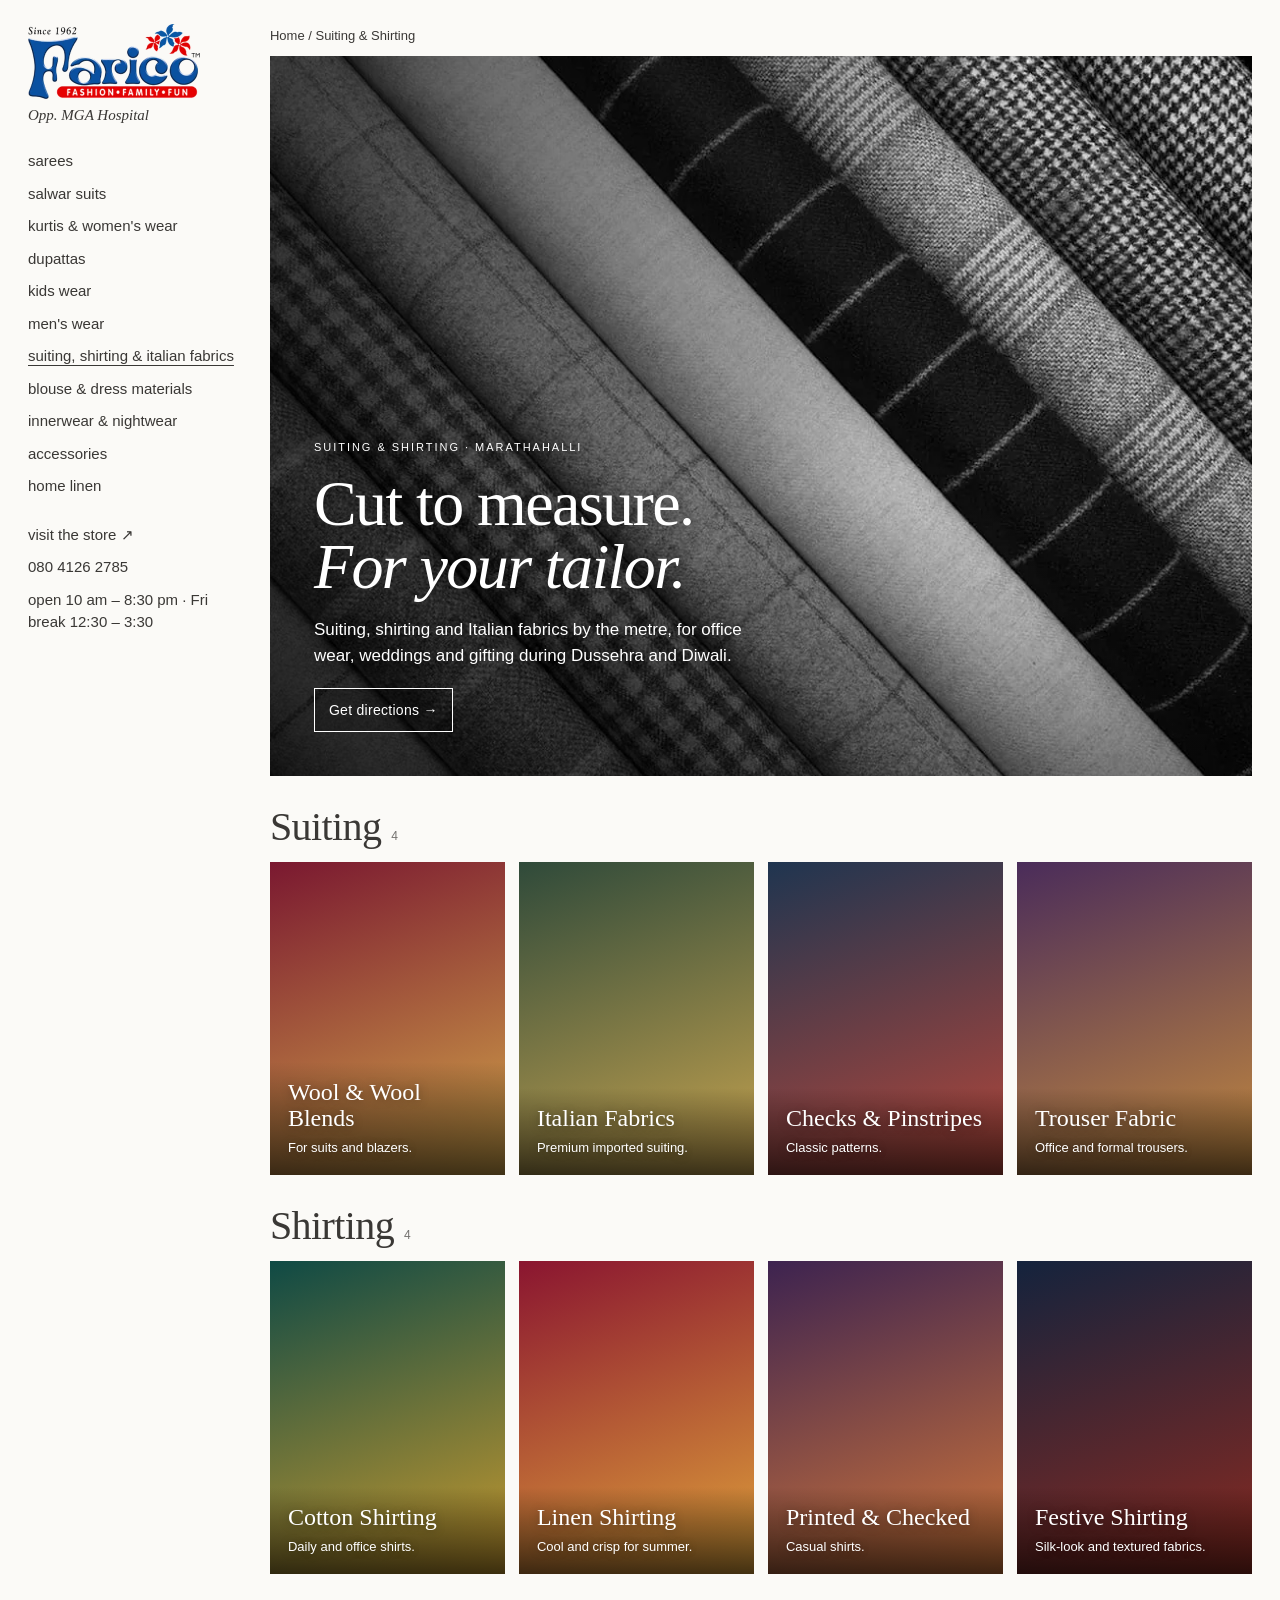
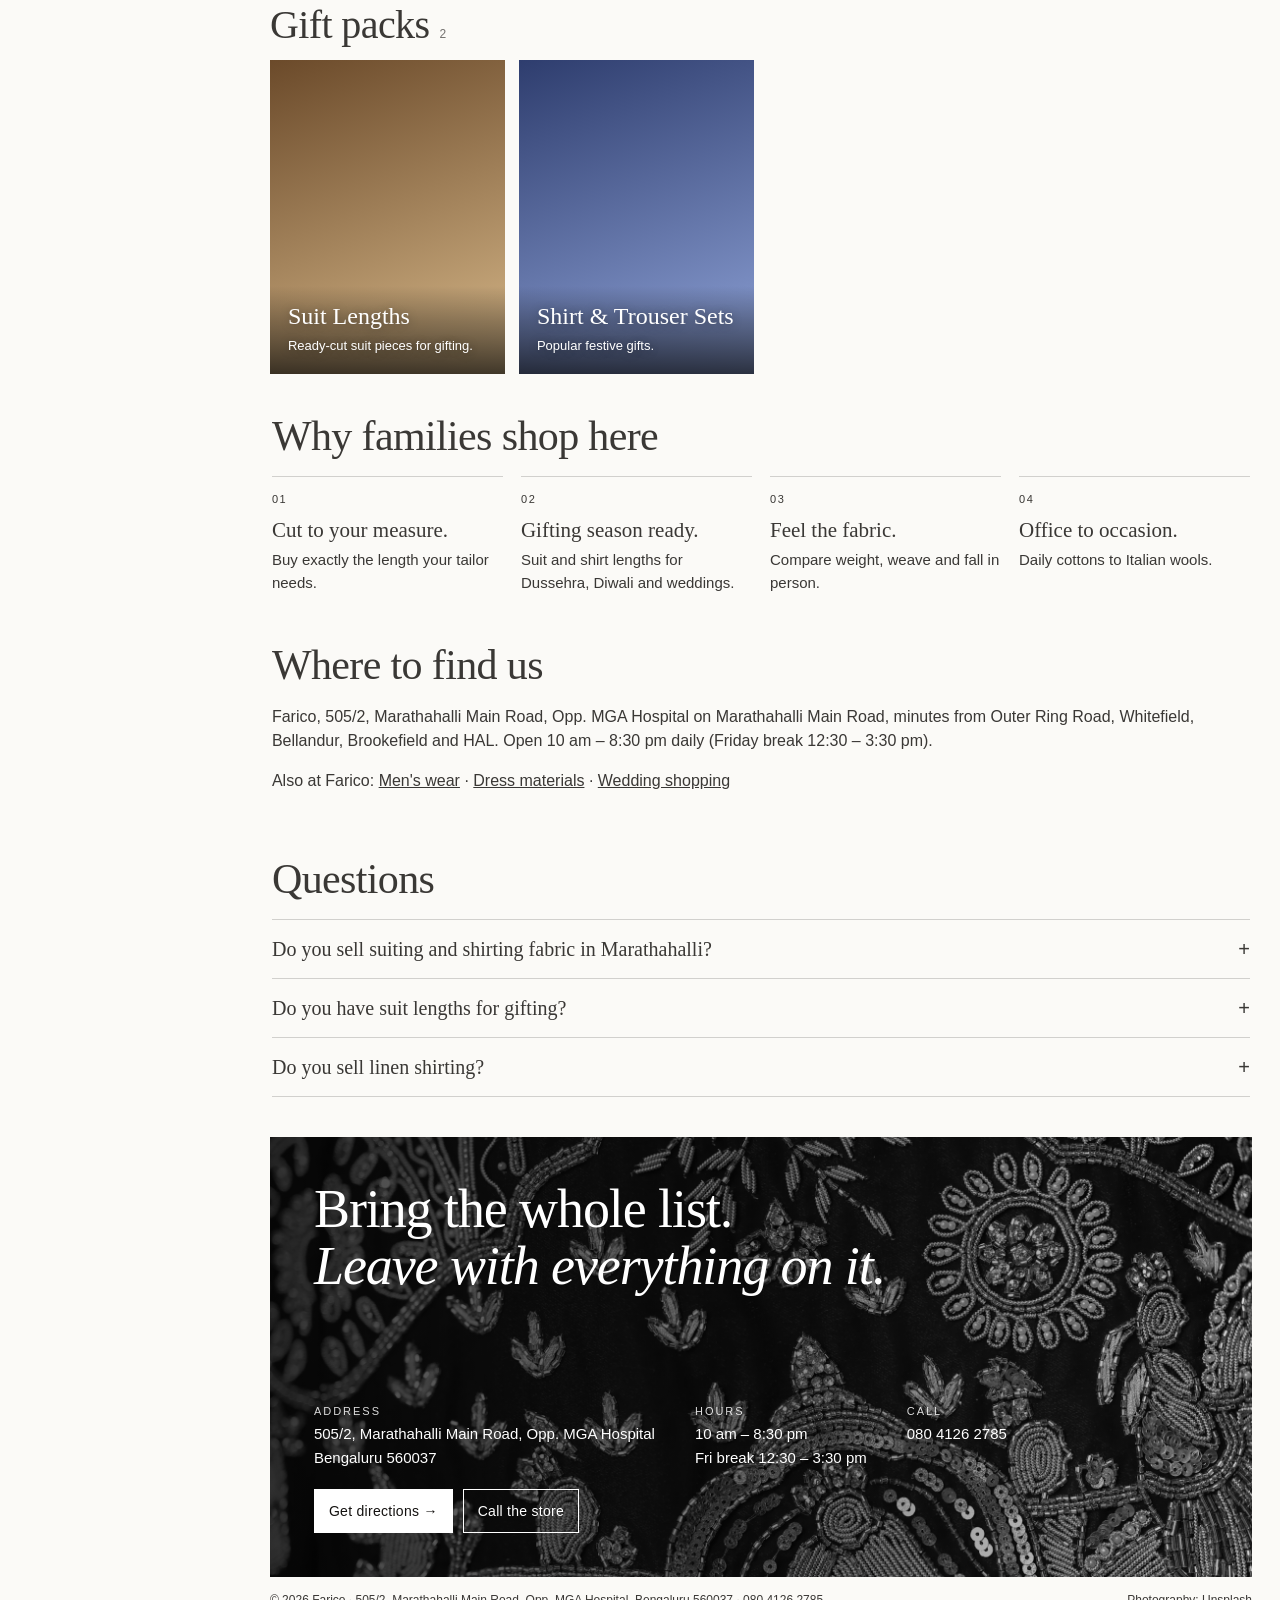
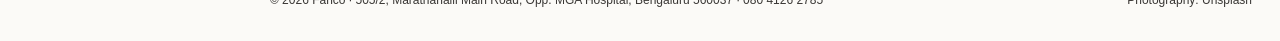
<file: suiting-shirting-marathahalli/index.html>
<!doctype html>
<html lang="en">
<head>
<meta charset="utf-8">
<meta http-equiv="Content-Security-Policy" content="default-src 'self'; img-src 'self' data: https://behold.pictures https://*.behold.pictures https://*.cdninstagram.com https://*.fbcdn.net; style-src 'self' 'unsafe-inline' https://fonts.googleapis.com; font-src https://fonts.gstatic.com; script-src 'self'; connect-src https://feeds.behold.so; object-src 'none'; base-uri 'self'; form-action 'none'; upgrade-insecure-requests">
<meta name="referrer" content="strict-origin-when-cross-origin">
<meta name="viewport" content="width=device-width, initial-scale=1">
<title>Suiting &amp; Shirting Shop in Marathahalli, Bangalore | Farico</title>
<meta name="description" content="Suiting, shirting and Italian fabrics at Farico, Marathahalli: wools, linens, checks and pinstripes, cut to measure for your tailor. Walk in today.">
<link rel="canonical" href="https://farico.in/suiting-shirting-marathahalli/">
<meta name="theme-color" content="#FBFAF7">
<meta property="og:type" content="website">
<meta property="og:title" content="Suiting and shirting at Farico, Marathahalli">
<meta property="og:description" content="Suiting, shirting and Italian fabrics at Farico, Marathahalli: wools, linens, checks and pinstripes, cut to measure for your tailor. Walk in today.">
<meta property="og:url" content="https://farico.in/suiting-shirting-marathahalli/">
<meta property="og:image" content="https://farico.in/img/suiting-1000.webp">
<link rel="icon" type="image/png" href="/img/icon-180.png">
<link rel="preconnect" href="https://fonts.googleapis.com">
<link rel="preconnect" href="https://fonts.gstatic.com" crossorigin>
<link rel="stylesheet" href="https://fonts.googleapis.com/css2?family=Newsreader:ital,opsz,wght@0,6..72,300;1,6..72,300&amp;family=Geist:wght@300;400&amp;display=swap">
<link rel="stylesheet" href="/css/site.css">
<link rel="stylesheet" href="/css/sarees.css">
<script type="application/ld+json">{"@context": "https://schema.org", "@graph": [{"@type": "BreadcrumbList", "itemListElement": [{"@type": "ListItem", "position": 1, "name": "Home", "item": "https://farico.in/"}, {"@type": "ListItem", "position": 2, "name": "Suiting & Shirting", "item": "https://farico.in/suiting-shirting-marathahalli/"}]}, {"@type": "FAQPage", "mainEntity": [{"@type": "Question", "name": "Do you sell suiting and shirting fabric in Marathahalli?", "acceptedAnswer": {"@type": "Answer", "text": "Yes. Suiting, shirting and Italian fabrics, cut to measure in-store."}}, {"@type": "Question", "name": "Do you have suit lengths for gifting?", "acceptedAnswer": {"@type": "Answer", "text": "Yes. Suit lengths and shirt-and-trouser sets, popular for Dussehra, Diwali and weddings."}}, {"@type": "Question", "name": "Do you sell linen shirting?", "acceptedAnswer": {"@type": "Answer", "text": "Yes. Linen and cotton shirting in plain, checked and printed designs."}}]}]}</script>
</head>
<body>
<div class="wrap">

<header class="side">
 <div class="bar">
  <a class="logo" href="/" aria-label="Farico home"><picture><source srcset="/img/logo.webp" type="image/webp"><img src="/img/logo.png" alt="Farico — since 1962. Fashion, Family, Fun" width="344" height="150"></picture></a>
  <span class="place">Opp. MGA Hospital</span>
  <div class="acts">
   <a class="btn" href="tel:+918041262785" aria-label="Call Farico"><svg viewBox="0 0 24 24" fill="none" stroke="currentColor" stroke-width="1.6"><path d="M5 4h4l2 5-2.5 1.5a11 11 0 0 0 5 5L15 13l5 2v4a2 2 0 0 1-2 2A16 16 0 0 1 3 6a2 2 0 0 1 2-2"/></svg>Call</a>
   <a class="btn dark" href="https://www.google.com/maps/search/?api=1&amp;query=FARICO&amp;query_place_id=ChIJmXKPHPkTrjsRgQhDVaaILQQ" target="_blank" rel="noopener"><svg viewBox="0 0 24 24" fill="none" stroke="currentColor" stroke-width="1.6"><path d="M12 21s-7-6.2-7-11.5a7 7 0 0 1 14 0C19 14.8 12 21 12 21z"/><circle cx="12" cy="9.5" r="2.5"/></svg>Directions</a>
  </div>
 </div>
 <nav class="cats" aria-label="Collections">
  <a href="/saree-shop-marathahalli/">sarees</a>
  <a href="/salwar-suits-marathahalli/">salwar suits</a>
  <a href="/kurtis-marathahalli/">kurtis &amp; women's wear</a>
  <a href="/#dupattas">dupattas</a>
  <a href="/kids-wear-marathahalli/">kids wear</a>
  <a href="/mens-wear-marathahalli/">men's wear</a>
  <a href="/suiting-shirting-marathahalli/" aria-current="page">suiting, shirting &amp; italian fabrics</a>
  <a href="/dress-materials-marathahalli/">blouse &amp; dress materials</a>
  <a href="/#nightwear">innerwear &amp; nightwear</a>
  <a href="/#accessories">accessories</a>
  <a href="/home-linen-marathahalli/">home linen</a>
 </nav>
 <nav class="store" aria-label="Store">
  <a href="https://www.google.com/maps/search/?api=1&amp;query=FARICO&amp;query_place_id=ChIJmXKPHPkTrjsRgQhDVaaILQQ" target="_blank" rel="noopener">visit the store ↗</a>
  <a href="tel:+918041262785">080 4126 2785</a>
  <span>open 10 am – 8:30 pm · Fri break 12:30 – 3:30</span>
 </nav>
</header>

<main>
 <nav class="crumbs" aria-label="Breadcrumb"><a href="/">Home</a> / <span aria-current="page">Suiting &amp; Shirting</span></nav>

 <section class="tile shero" aria-labelledby="h1">
  <img src="/img/suiting-1000.webp" srcset="/img/suiting-640.webp 640w, /img/suiting-1000.webp 1000w" sizes="(min-width:960px) 80vw, 100vw" width="1000" height="1251" alt="Suiting fabrics in checks, stripes and herringbone laid side by side" fetchpriority="high" decoding="async">
  <div class="shade"></div>
  <div class="body">
   <h1 id="h1" class="kicker">Suiting &amp; shirting · Marathahalli</h1>
   <p class="lead">Cut to measure.<br><em>For your tailor.</em></p>
   <p>Suiting, shirting and Italian fabrics by the metre, for office wear, weddings and gifting during Dussehra and Diwali.</p>
   <a class="btn" href="https://www.google.com/maps/search/?api=1&amp;query=FARICO&amp;query_place_id=ChIJmXKPHPkTrjsRgQhDVaaILQQ" target="_blank" rel="noopener">Get directions →</a>
  </div>
 </section>

  <section class="vgroup" id="g1" aria-labelledby="h-g1">
   <h2 id="h-g1">Suiting <span>4</span></h2>
   <div class="vgrid">
   <article class="tile vt"><div class="ph" style="background:linear-gradient(160deg,#7a1830,#d4a64a)" role="img" aria-label="Wool &amp; Wool Blends, photo coming soon"></div><div class="cap"><h3>Wool &amp; Wool Blends</h3><p>For suits and blazers.</p></div></article>
   <article class="tile vt"><div class="ph" style="background:linear-gradient(160deg,#2f4a3a,#c7a44f)" role="img" aria-label="Italian Fabrics, photo coming soon"></div><div class="cap"><h3>Italian Fabrics</h3><p>Premium imported suiting.</p></div></article>
   <article class="tile vt"><div class="ph" style="background:linear-gradient(160deg,#1f3550,#b5473a)" role="img" aria-label="Checks &amp; Pinstripes, photo coming soon"></div><div class="cap"><h3>Checks &amp; Pinstripes</h3><p>Classic patterns.</p></div></article>
   <article class="tile vt"><div class="ph" style="background:linear-gradient(160deg,#4a2c5a,#c48a3f)" role="img" aria-label="Trouser Fabric, photo coming soon"></div><div class="cap"><h3>Trouser Fabric</h3><p>Office and formal trousers.</p></div></article>
   </div>
  </section>
  <section class="vgroup" id="g2" aria-labelledby="h-g2">
   <h2 id="h-g2">Shirting <span>4</span></h2>
   <div class="vgrid">
   <article class="tile vt"><div class="ph" style="background:linear-gradient(160deg,#0f4a45,#c79a2e)" role="img" aria-label="Cotton Shirting, photo coming soon"></div><div class="cap"><h3>Cotton Shirting</h3><p>Daily and office shirts.</p></div></article>
   <article class="tile vt"><div class="ph" style="background:linear-gradient(160deg,#8a1530,#e0a23a)" role="img" aria-label="Linen Shirting, photo coming soon"></div><div class="cap"><h3>Linen Shirting</h3><p>Cool and crisp for summer.</p></div></article>
   <article class="tile vt"><div class="ph" style="background:linear-gradient(160deg,#3d2350,#d0763a)" role="img" aria-label="Printed &amp; Checked, photo coming soon"></div><div class="cap"><h3>Printed &amp; Checked</h3><p>Casual shirts.</p></div></article>
   <article class="tile vt"><div class="ph" style="background:linear-gradient(160deg,#14233d,#8a2a20)" role="img" aria-label="Festive Shirting, photo coming soon"></div><div class="cap"><h3>Festive Shirting</h3><p>Silk-look and textured fabrics.</p></div></article>
   </div>
  </section>
  <section class="vgroup" id="g3" aria-labelledby="h-g3">
   <h2 id="h-g3">Gift packs <span>2</span></h2>
   <div class="vgrid">
   <article class="tile vt"><div class="ph" style="background:linear-gradient(160deg,#6b4a2a,#d8b98a)" role="img" aria-label="Suit Lengths, photo coming soon"></div><div class="cap"><h3>Suit Lengths</h3><p>Ready-cut suit pieces for gifting.</p></div></article>
   <article class="tile vt"><div class="ph" style="background:linear-gradient(160deg,#2e3d6e,#8fa3d8)" role="img" aria-label="Shirt &amp; Trouser Sets, photo coming soon"></div><div class="cap"><h3>Shirt &amp; Trouser Sets</h3><p>Popular festive gifts.</p></div></article>
   </div>
  </section>

 <section class="why" aria-labelledby="whyh">
  <h2 id="whyh">Why families shop here</h2>
  <ol>
   <li><strong>Cut to your measure.</strong> Buy exactly the length your tailor needs.</li>
   <li><strong>Gifting season ready.</strong> Suit and shirt lengths for Dussehra, Diwali and weddings.</li>
   <li><strong>Feel the fabric.</strong> Compare weight, weave and fall in person.</li>
   <li><strong>Office to occasion.</strong> Daily cottons to Italian wools.</li>
  </ol>
 </section>

 <section class="why" aria-labelledby="whereh">
  <h2 id="whereh">Where to find us</h2>
  <p>Farico, 505/2, Marathahalli Main Road, Opp. MGA Hospital on Marathahalli Main Road, minutes from Outer Ring Road, Whitefield, Bellandur, Brookefield and HAL. Open 10 am – 8:30 pm daily (Friday break 12:30 – 3:30 pm).</p>
  <p>Also at Farico: <a href="/mens-wear-marathahalli/">Men's wear</a> · <a href="/dress-materials-marathahalli/">Dress materials</a> · <a href="/wedding-shopping-marathahalli/">Wedding shopping</a></p>
 </section>

 <section class="faq" aria-labelledby="faqh">
  <h2 id="faqh">Questions</h2>
  <details><summary>Do you sell suiting and shirting fabric in Marathahalli?</summary><p>Yes. Suiting, shirting and Italian fabrics, cut to measure in-store.</p></details><details><summary>Do you have suit lengths for gifting?</summary><p>Yes. Suit lengths and shirt-and-trouser sets, popular for Dussehra, Diwali and weddings.</p></details><details><summary>Do you sell linen shirting?</summary><p>Yes. Linen and cotton shirting in plain, checked and printed designs.</p></details>
 </section>

 <section class="tile visit" id="visit" aria-labelledby="vh">
  <img src="/img/visit-960.webp" srcset="/img/visit-960.webp 960w, /img/visit-2000.webp 2000w" sizes="(min-width:960px) 80vw, 100vw" width="2000" height="900" loading="lazy" decoding="async" alt="Close-up of red silk with gold zari embroidery">
  <div class="shade"></div>
  <div class="body">
   <h2 id="vh">Bring the whole list.<br><em>Leave with everything on it.</em></h2>
   <div class="bottom">
    <div class="info">
     <a href="https://www.google.com/maps/search/?api=1&amp;query=FARICO&amp;query_place_id=ChIJmXKPHPkTrjsRgQhDVaaILQQ" target="_blank" rel="noopener"><span class="lbl">Address</span>505/2, Marathahalli Main Road, Opp. MGA Hospital<br>Bengaluru 560037</a>
     <div><span class="lbl">Hours</span>10 am – 8:30 pm<br>Fri break 12:30 – 3:30 pm</div>
     <a href="tel:+918041262785"><span class="lbl">Call</span>080 4126 2785</a>
    </div>
    <div class="btns">
     <a class="btn dark" href="https://www.google.com/maps/search/?api=1&amp;query=FARICO&amp;query_place_id=ChIJmXKPHPkTrjsRgQhDVaaILQQ" target="_blank" rel="noopener">Get directions →</a>
     <a class="btn" href="tel:+918041262785">Call the store</a>
    </div>
   </div>
  </div>
 </section>

 <footer>
  <span>© 2026 Farico · 505/2, Marathahalli Main Road, Opp. MGA Hospital, Bengaluru 560037 · <a href="tel:+918041262785">080 4126 2785</a></span>
  <span>Photography: Unsplash</span>
 </footer>
</main>
</div>
</body>
</html>
</file>
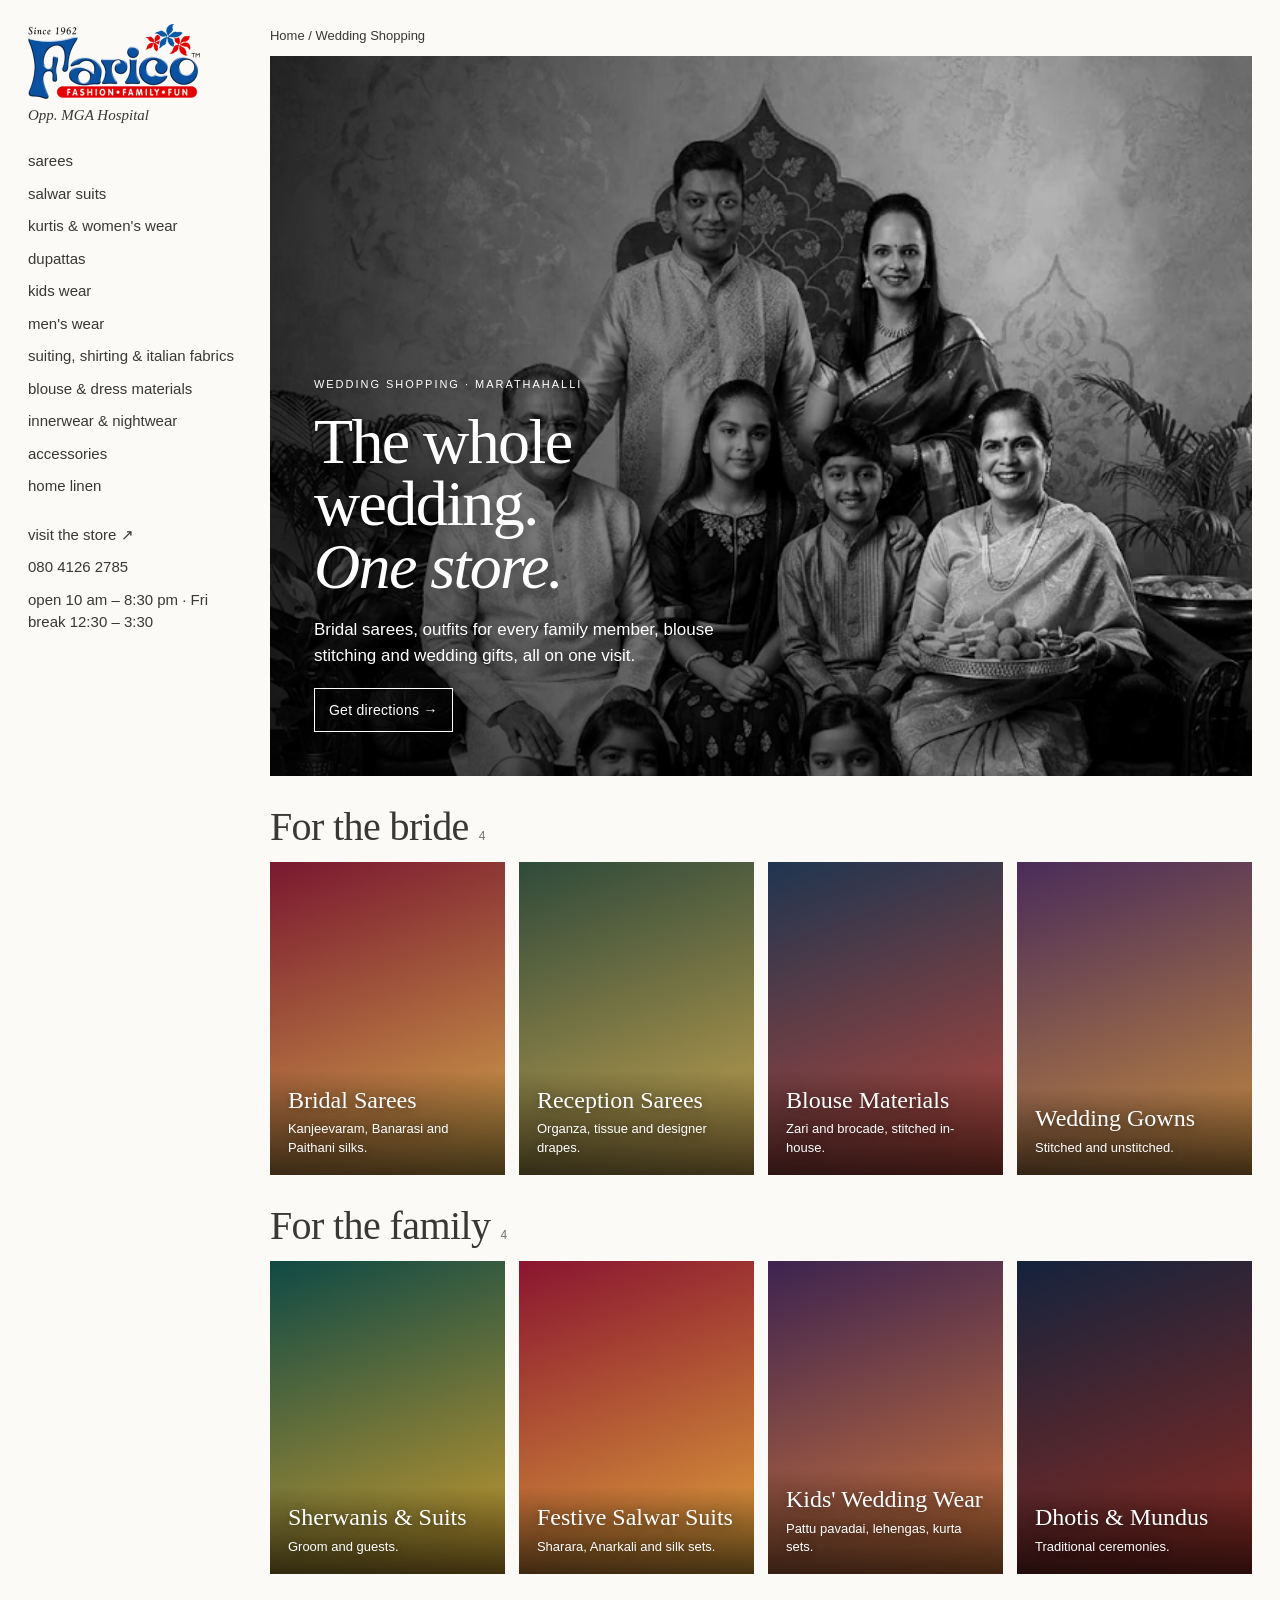
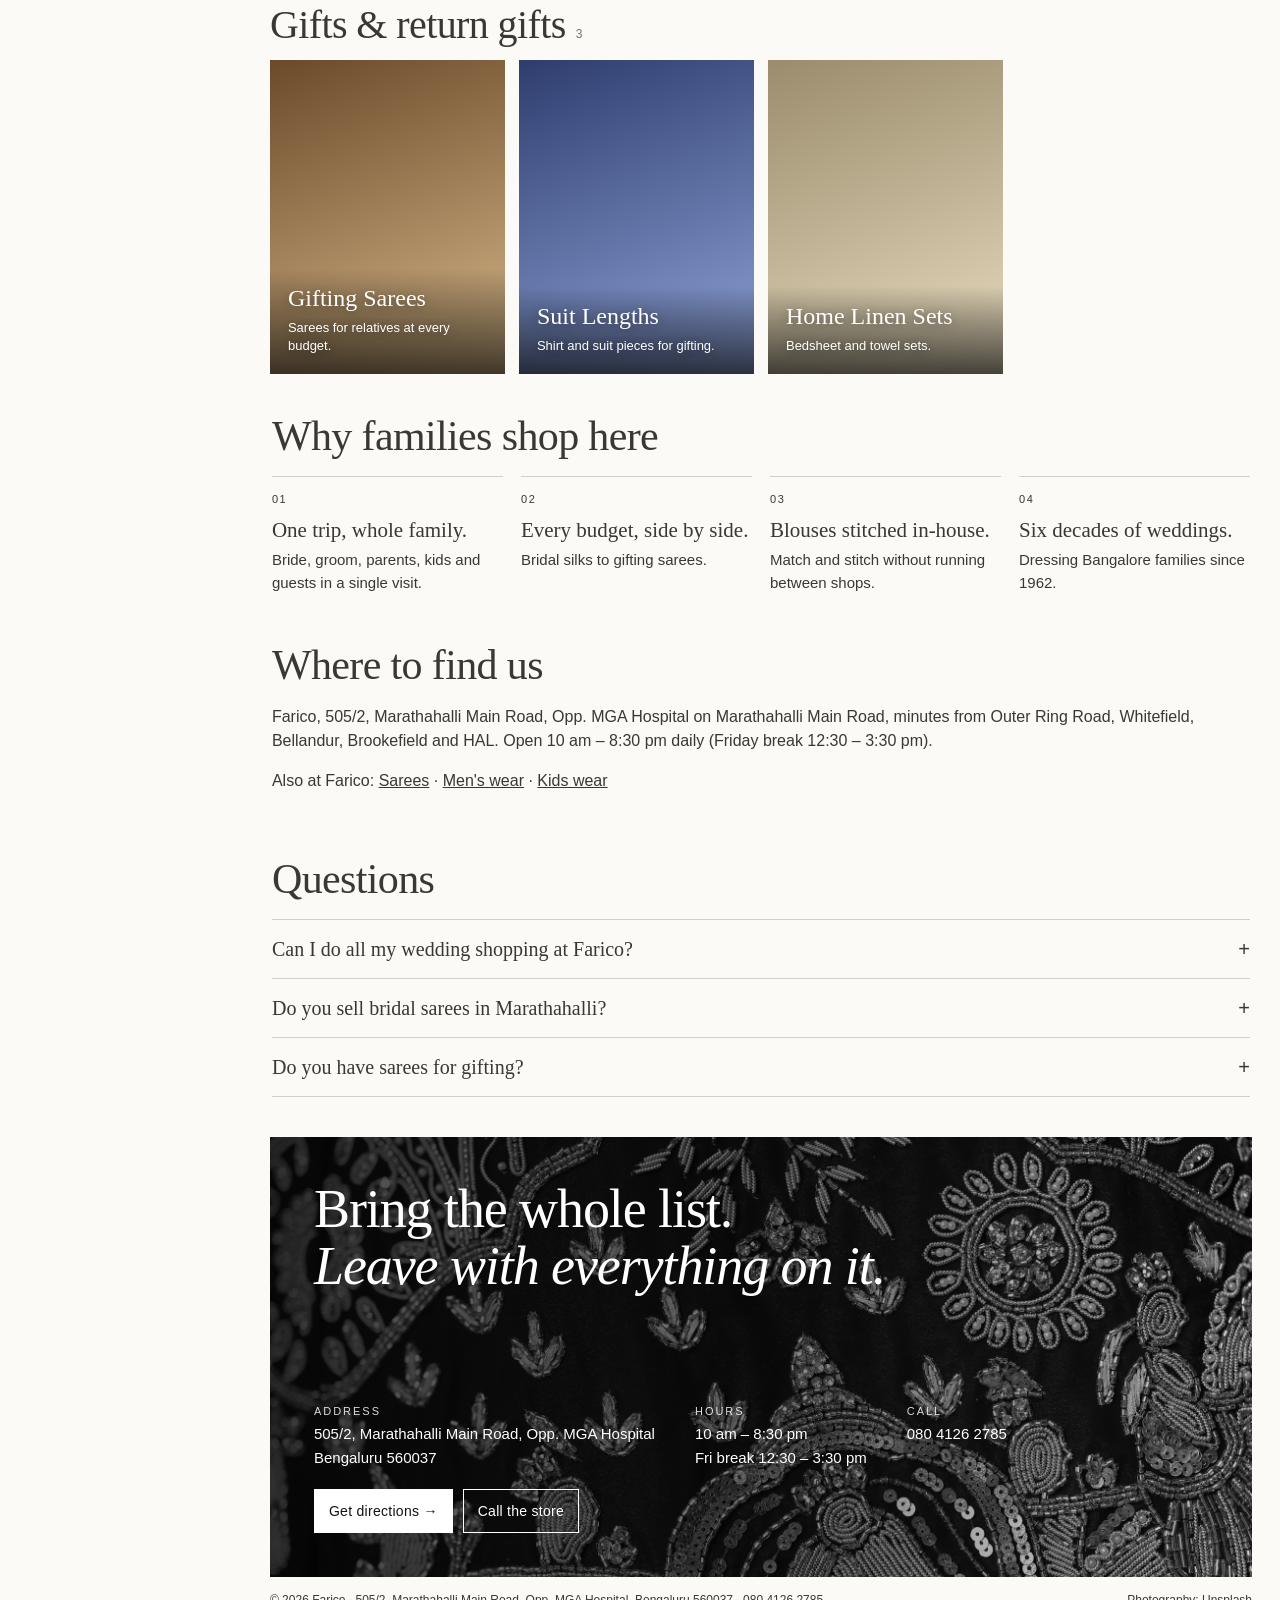
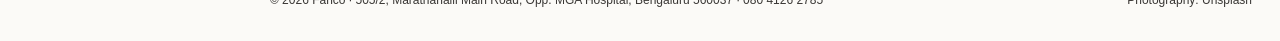
<file: wedding-shopping-marathahalli/index.html>
<!doctype html>
<html lang="en">
<head>
<meta charset="utf-8">
<meta http-equiv="Content-Security-Policy" content="default-src 'self'; img-src 'self' data: https://behold.pictures https://*.behold.pictures https://*.cdninstagram.com https://*.fbcdn.net; style-src 'self' 'unsafe-inline' https://fonts.googleapis.com; font-src https://fonts.gstatic.com; script-src 'self'; connect-src https://feeds.behold.so; object-src 'none'; base-uri 'self'; form-action 'none'; upgrade-insecure-requests">
<meta name="referrer" content="strict-origin-when-cross-origin">
<meta name="viewport" content="width=device-width, initial-scale=1">
<title>Wedding Shopping in Marathahalli, Bangalore | Farico</title>
<meta name="description" content="Wedding shopping at Farico, Marathahalli: bridal sarees, sherwanis, salwar suits, kids' wedding wear, blouse stitching and gifts. Walk in today.">
<link rel="canonical" href="https://farico.in/wedding-shopping-marathahalli/">
<meta name="theme-color" content="#FBFAF7">
<meta property="og:type" content="website">
<meta property="og:title" content="Wedding shopping at Farico, Marathahalli">
<meta property="og:description" content="Wedding shopping at Farico, Marathahalli: bridal sarees, sherwanis, salwar suits, kids' wedding wear, blouse stitching and gifts. Walk in today.">
<meta property="og:url" content="https://farico.in/wedding-shopping-marathahalli/">
<meta property="og:image" content="https://farico.in/img/family-683.webp">
<link rel="icon" type="image/png" href="/img/icon-180.png">
<link rel="preconnect" href="https://fonts.googleapis.com">
<link rel="preconnect" href="https://fonts.gstatic.com" crossorigin>
<link rel="stylesheet" href="https://fonts.googleapis.com/css2?family=Newsreader:ital,opsz,wght@0,6..72,300;1,6..72,300&amp;family=Geist:wght@300;400&amp;display=swap">
<link rel="stylesheet" href="/css/site.css">
<link rel="stylesheet" href="/css/sarees.css">
<script type="application/ld+json">{"@context": "https://schema.org", "@graph": [{"@type": "BreadcrumbList", "itemListElement": [{"@type": "ListItem", "position": 1, "name": "Home", "item": "https://farico.in/"}, {"@type": "ListItem", "position": 2, "name": "Wedding Shopping", "item": "https://farico.in/wedding-shopping-marathahalli/"}]}, {"@type": "FAQPage", "mainEntity": [{"@type": "Question", "name": "Can I do all my wedding shopping at Farico?", "acceptedAnswer": {"@type": "Answer", "text": "Yes. Bridal sarees, sherwanis, family outfits, kids' wear, blouse stitching and gifts are all in one store."}}, {"@type": "Question", "name": "Do you sell bridal sarees in Marathahalli?", "acceptedAnswer": {"@type": "Answer", "text": "Yes. Kanjeevaram, Banarasi, Paithani and other wedding silks."}}, {"@type": "Question", "name": "Do you have sarees for gifting?", "acceptedAnswer": {"@type": "Answer", "text": "Yes. Gifting sarees at a range of budgets, plus suit lengths and home linen sets."}}]}]}</script>
</head>
<body>
<div class="wrap">

<header class="side">
 <div class="bar">
  <a class="logo" href="/" aria-label="Farico home"><picture><source srcset="/img/logo.webp" type="image/webp"><img src="/img/logo.png" alt="Farico — since 1962. Fashion, Family, Fun" width="344" height="150"></picture></a>
  <span class="place">Opp. MGA Hospital</span>
  <div class="acts">
   <a class="btn" href="tel:+918041262785" aria-label="Call Farico"><svg viewBox="0 0 24 24" fill="none" stroke="currentColor" stroke-width="1.6"><path d="M5 4h4l2 5-2.5 1.5a11 11 0 0 0 5 5L15 13l5 2v4a2 2 0 0 1-2 2A16 16 0 0 1 3 6a2 2 0 0 1 2-2"/></svg>Call</a>
   <a class="btn dark" href="https://www.google.com/maps/search/?api=1&amp;query=FARICO&amp;query_place_id=ChIJmXKPHPkTrjsRgQhDVaaILQQ" target="_blank" rel="noopener"><svg viewBox="0 0 24 24" fill="none" stroke="currentColor" stroke-width="1.6"><path d="M12 21s-7-6.2-7-11.5a7 7 0 0 1 14 0C19 14.8 12 21 12 21z"/><circle cx="12" cy="9.5" r="2.5"/></svg>Directions</a>
  </div>
 </div>
 <nav class="cats" aria-label="Collections">
  <a href="/saree-shop-marathahalli/">sarees</a>
  <a href="/salwar-suits-marathahalli/">salwar suits</a>
  <a href="/kurtis-marathahalli/">kurtis &amp; women's wear</a>
  <a href="/#dupattas">dupattas</a>
  <a href="/kids-wear-marathahalli/">kids wear</a>
  <a href="/mens-wear-marathahalli/">men's wear</a>
  <a href="/suiting-shirting-marathahalli/">suiting, shirting &amp; italian fabrics</a>
  <a href="/dress-materials-marathahalli/">blouse &amp; dress materials</a>
  <a href="/#nightwear">innerwear &amp; nightwear</a>
  <a href="/#accessories">accessories</a>
  <a href="/home-linen-marathahalli/">home linen</a>
 </nav>
 <nav class="store" aria-label="Store">
  <a href="https://www.google.com/maps/search/?api=1&amp;query=FARICO&amp;query_place_id=ChIJmXKPHPkTrjsRgQhDVaaILQQ" target="_blank" rel="noopener">visit the store ↗</a>
  <a href="tel:+918041262785">080 4126 2785</a>
  <span>open 10 am – 8:30 pm · Fri break 12:30 – 3:30</span>
 </nav>
</header>

<main>
 <nav class="crumbs" aria-label="Breadcrumb"><a href="/">Home</a> / <span aria-current="page">Wedding Shopping</span></nav>

 <section class="tile shero" aria-labelledby="h1">
  <img src="/img/family-683.webp" srcset="/img/family-480.webp 480w, /img/family-683.webp 683w" sizes="(min-width:960px) 80vw, 100vw" width="683" height="1024" alt="Three generations of a family dressed in silk sarees, kurtas and festive kidswear" fetchpriority="high" decoding="async">
  <div class="shade"></div>
  <div class="body">
   <h1 id="h1" class="kicker">Wedding shopping · Marathahalli</h1>
   <p class="lead">The whole wedding.<br><em>One store.</em></p>
   <p>Bridal sarees, outfits for every family member, blouse stitching and wedding gifts, all on one visit.</p>
   <a class="btn" href="https://www.google.com/maps/search/?api=1&amp;query=FARICO&amp;query_place_id=ChIJmXKPHPkTrjsRgQhDVaaILQQ" target="_blank" rel="noopener">Get directions →</a>
  </div>
 </section>

  <section class="vgroup" id="g1" aria-labelledby="h-g1">
   <h2 id="h-g1">For the bride <span>4</span></h2>
   <div class="vgrid">
   <article class="tile vt"><div class="ph" style="background:linear-gradient(160deg,#7a1830,#d4a64a)" role="img" aria-label="Bridal Sarees, photo coming soon"></div><div class="cap"><h3>Bridal Sarees</h3><p>Kanjeevaram, Banarasi and Paithani silks.</p></div></article>
   <article class="tile vt"><div class="ph" style="background:linear-gradient(160deg,#2f4a3a,#c7a44f)" role="img" aria-label="Reception Sarees, photo coming soon"></div><div class="cap"><h3>Reception Sarees</h3><p>Organza, tissue and designer drapes.</p></div></article>
   <article class="tile vt"><div class="ph" style="background:linear-gradient(160deg,#1f3550,#b5473a)" role="img" aria-label="Blouse Materials, photo coming soon"></div><div class="cap"><h3>Blouse Materials</h3><p>Zari and brocade, stitched in-house.</p></div></article>
   <article class="tile vt"><div class="ph" style="background:linear-gradient(160deg,#4a2c5a,#c48a3f)" role="img" aria-label="Wedding Gowns, photo coming soon"></div><div class="cap"><h3>Wedding Gowns</h3><p>Stitched and unstitched.</p></div></article>
   </div>
  </section>
  <section class="vgroup" id="g2" aria-labelledby="h-g2">
   <h2 id="h-g2">For the family <span>4</span></h2>
   <div class="vgrid">
   <article class="tile vt"><div class="ph" style="background:linear-gradient(160deg,#0f4a45,#c79a2e)" role="img" aria-label="Sherwanis &amp; Suits, photo coming soon"></div><div class="cap"><h3>Sherwanis &amp; Suits</h3><p>Groom and guests.</p></div></article>
   <article class="tile vt"><div class="ph" style="background:linear-gradient(160deg,#8a1530,#e0a23a)" role="img" aria-label="Festive Salwar Suits, photo coming soon"></div><div class="cap"><h3>Festive Salwar Suits</h3><p>Sharara, Anarkali and silk sets.</p></div></article>
   <article class="tile vt"><div class="ph" style="background:linear-gradient(160deg,#3d2350,#d0763a)" role="img" aria-label="Kids&#x27; Wedding Wear, photo coming soon"></div><div class="cap"><h3>Kids' Wedding Wear</h3><p>Pattu pavadai, lehengas, kurta sets.</p></div></article>
   <article class="tile vt"><div class="ph" style="background:linear-gradient(160deg,#14233d,#8a2a20)" role="img" aria-label="Dhotis &amp; Mundus, photo coming soon"></div><div class="cap"><h3>Dhotis &amp; Mundus</h3><p>Traditional ceremonies.</p></div></article>
   </div>
  </section>
  <section class="vgroup" id="g3" aria-labelledby="h-g3">
   <h2 id="h-g3">Gifts &amp; return gifts <span>3</span></h2>
   <div class="vgrid">
   <article class="tile vt"><div class="ph" style="background:linear-gradient(160deg,#6b4a2a,#d8b98a)" role="img" aria-label="Gifting Sarees, photo coming soon"></div><div class="cap"><h3>Gifting Sarees</h3><p>Sarees for relatives at every budget.</p></div></article>
   <article class="tile vt"><div class="ph" style="background:linear-gradient(160deg,#2e3d6e,#8fa3d8)" role="img" aria-label="Suit Lengths, photo coming soon"></div><div class="cap"><h3>Suit Lengths</h3><p>Shirt and suit pieces for gifting.</p></div></article>
   <article class="tile vt"><div class="ph" style="background:linear-gradient(160deg,#9a8c6c,#e8dcc0)" role="img" aria-label="Home Linen Sets, photo coming soon"></div><div class="cap"><h3>Home Linen Sets</h3><p>Bedsheet and towel sets.</p></div></article>
   </div>
  </section>

 <section class="why" aria-labelledby="whyh">
  <h2 id="whyh">Why families shop here</h2>
  <ol>
   <li><strong>One trip, whole family.</strong> Bride, groom, parents, kids and guests in a single visit.</li>
   <li><strong>Every budget, side by side.</strong> Bridal silks to gifting sarees.</li>
   <li><strong>Blouses stitched in-house.</strong> Match and stitch without running between shops.</li>
   <li><strong>Six decades of weddings.</strong> Dressing Bangalore families since 1962.</li>
  </ol>
 </section>

 <section class="why" aria-labelledby="whereh">
  <h2 id="whereh">Where to find us</h2>
  <p>Farico, 505/2, Marathahalli Main Road, Opp. MGA Hospital on Marathahalli Main Road, minutes from Outer Ring Road, Whitefield, Bellandur, Brookefield and HAL. Open 10 am – 8:30 pm daily (Friday break 12:30 – 3:30 pm).</p>
  <p>Also at Farico: <a href="/saree-shop-marathahalli/">Sarees</a> · <a href="/mens-wear-marathahalli/">Men's wear</a> · <a href="/kids-wear-marathahalli/">Kids wear</a></p>
 </section>

 <section class="faq" aria-labelledby="faqh">
  <h2 id="faqh">Questions</h2>
  <details><summary>Can I do all my wedding shopping at Farico?</summary><p>Yes. Bridal sarees, sherwanis, family outfits, kids' wear, blouse stitching and gifts are all in one store.</p></details><details><summary>Do you sell bridal sarees in Marathahalli?</summary><p>Yes. Kanjeevaram, Banarasi, Paithani and other wedding silks.</p></details><details><summary>Do you have sarees for gifting?</summary><p>Yes. Gifting sarees at a range of budgets, plus suit lengths and home linen sets.</p></details>
 </section>

 <section class="tile visit" id="visit" aria-labelledby="vh">
  <img src="/img/visit-960.webp" srcset="/img/visit-960.webp 960w, /img/visit-2000.webp 2000w" sizes="(min-width:960px) 80vw, 100vw" width="2000" height="900" loading="lazy" decoding="async" alt="Close-up of red silk with gold zari embroidery">
  <div class="shade"></div>
  <div class="body">
   <h2 id="vh">Bring the whole list.<br><em>Leave with everything on it.</em></h2>
   <div class="bottom">
    <div class="info">
     <a href="https://www.google.com/maps/search/?api=1&amp;query=FARICO&amp;query_place_id=ChIJmXKPHPkTrjsRgQhDVaaILQQ" target="_blank" rel="noopener"><span class="lbl">Address</span>505/2, Marathahalli Main Road, Opp. MGA Hospital<br>Bengaluru 560037</a>
     <div><span class="lbl">Hours</span>10 am – 8:30 pm<br>Fri break 12:30 – 3:30 pm</div>
     <a href="tel:+918041262785"><span class="lbl">Call</span>080 4126 2785</a>
    </div>
    <div class="btns">
     <a class="btn dark" href="https://www.google.com/maps/search/?api=1&amp;query=FARICO&amp;query_place_id=ChIJmXKPHPkTrjsRgQhDVaaILQQ" target="_blank" rel="noopener">Get directions →</a>
     <a class="btn" href="tel:+918041262785">Call the store</a>
    </div>
   </div>
  </div>
 </section>

 <footer>
  <span>© 2026 Farico · 505/2, Marathahalli Main Road, Opp. MGA Hospital, Bengaluru 560037 · <a href="tel:+918041262785">080 4126 2785</a></span>
  <span>Photography: Unsplash</span>
 </footer>
</main>
</div>
</body>
</html>
</file>
<file: css/site.css>
:root{--ink:rgba(20,18,16,.84);--bg:#FBFAF7;--gap:10px;--serif:'Newsreader',Georgia,'Times New Roman',serif;--sans:'Geist','Helvetica Neue',Arial,sans-serif}
*{box-sizing:border-box}
html{-webkit-text-size-adjust:100%;scroll-behavior:smooth}
body{margin:0;background:var(--bg);color:var(--ink);font:300 16px/1.5 var(--sans);-webkit-font-smoothing:antialiased}
a{color:inherit}
img{display:block;max-width:100%}
.wrap{max-width:1440px;margin:0 auto;padding:0 12px 24px}

/* Mobile header */
.side{position:sticky;top:0;z-index:5;background:rgba(251,250,247,.94);backdrop-filter:blur(8px);-webkit-backdrop-filter:blur(8px);margin:0 -12px 10px;padding:10px 12px 0;border-bottom:1px solid rgba(20,18,16,.08)}
.bar{display:flex;align-items:center;justify-content:space-between;gap:12px}
.logo img{width:118px;height:auto}
.place{display:none}
.acts{display:flex;gap:8px}
.btn{display:inline-flex;align-items:center;justify-content:center;gap:6px;min-height:44px;padding:0 14px;border:1px solid rgba(20,18,16,.75);font:400 14px var(--sans);letter-spacing:.02em;text-decoration:none;white-space:nowrap}
.btn svg{width:16px;height:16px}
.btn.dark{background:#141210;color:#fff;border-color:#141210}
.cats{display:flex;gap:18px;overflow-x:auto;padding:12px 0 12px;margin:0 -12px;padding-left:12px;padding-right:12px;scrollbar-width:none;font-size:14px}
.cats::-webkit-scrollbar{display:none}
.cats a{text-decoration:none;white-space:nowrap}
.store{display:none}

/* Tiles */
.tile{position:relative;overflow:hidden;background:#2A2724;color:#fff;margin:0}
.tile img{position:absolute;inset:0;width:100%;height:100%;object-fit:cover;transition:filter .7s ease,transform 1.4s cubic-bezier(.2,.7,.2,1)}
.cap{position:absolute;left:0;right:0;bottom:0;padding:14px;display:flex;flex-direction:column;gap:4px;background:linear-gradient(to top,rgba(0,0,0,.7),rgba(0,0,0,.3) 60%,rgba(0,0,0,0));text-shadow:0 1px 10px rgba(0,0,0,.35)}
.num{font-size:11px;letter-spacing:.14em}
.cap h2,.cap h3{margin:0;font:300 22px/1.05 var(--serif)}
.cap p{margin:0;font-size:13px;line-height:1.45}
@media (hover:hover){
 .tile img{filter:grayscale(1) contrast(1.05)}
 .tile:hover img{filter:none;transform:scale(1.03)}
}
@media (prefers-reduced-motion:reduce){.tile img{transition:none}}

/* Hero */
.hero{position:relative;aspect-ratio:10/19;background:#141210}
.hero .bg{position:absolute;inset:-40px;width:calc(100% + 80px);height:calc(100% + 80px);object-fit:cover;filter:blur(28px) brightness(.5);transform:none}
@media (hover:hover){.hero .bg{filter:grayscale(1) blur(28px) brightness(.5)}.hero:hover .bg{filter:blur(28px) brightness(.5);transform:none}}
.hero .fg{position:absolute;top:0;left:0;right:0;bottom:auto;width:100%;height:auto;aspect-ratio:683/1024;-webkit-mask-image:linear-gradient(to bottom,#000 80%,transparent);mask-image:linear-gradient(to bottom,#000 80%,transparent)}
.hero .shade{position:absolute;inset:0;background:linear-gradient(to top,rgba(0,0,0,.8) 0%,rgba(0,0,0,.45) 35%,rgba(0,0,0,0) 60%,rgba(0,0,0,0) 85%,rgba(0,0,0,.35) 100%)}
.hero .top{position:absolute;top:16px;left:16px;right:16px;display:flex;justify-content:space-between;font-size:11px;letter-spacing:.18em;text-transform:uppercase}
.hero .body{position:absolute;left:0;right:0;bottom:0;padding:22px 16px 24px;display:flex;flex-direction:column;gap:14px;text-shadow:0 1px 16px rgba(0,0,0,.4)}
.hero h1.kicker{margin:0;font:400 11px/1.4 var(--sans);letter-spacing:.18em;text-transform:uppercase;opacity:.9}
.hero .lead{margin:0;font:300 clamp(38px,10vw,88px)/.98 var(--serif);letter-spacing:-.025em;max-width:none}
.hero p{margin:0;font-size:15px;line-height:1.55;max-width:560px}
.hero .btn{align-self:flex-start;color:#fff;border-color:#fff;background:rgba(0,0,0,.2);text-shadow:none}

/* Grid: mobile 2 cols */
.grid{display:grid;grid-template-columns:repeat(2,minmax(0,1fr));gap:var(--gap);margin-top:var(--gap)}
.grid .tile{aspect-ratio:3/4}
.grid .wide{grid-column:1/-1;aspect-ratio:4/5}
.grid .land{aspect-ratio:3/4}
.grid .row,.grid .stack{display:contents}

/* Visit */
.visit{margin-top:var(--gap);min-height:520px}
.visit .shade{position:absolute;inset:0;background:linear-gradient(to top,rgba(0,0,0,.8),rgba(0,0,0,.45))}
.visit .body{position:absolute;inset:0;padding:22px 16px;display:flex;flex-direction:column;justify-content:space-between;gap:20px}
.visit h2{margin:0;font:300 clamp(30px,7vw,54px)/1.05 var(--serif);letter-spacing:-.02em;max-width:720px}
.info{display:flex;flex-wrap:wrap;gap:16px 40px;font-size:15px;line-height:1.55}
.info a{text-decoration:none}
.lbl{display:block;font-size:11px;letter-spacing:.18em;text-transform:uppercase;margin-bottom:2px;opacity:.85}
.visit .btns{display:flex;flex-wrap:wrap;gap:10px}
.visit .btn{color:#fff;border-color:#fff}
.visit .btn.dark{background:#fff;color:#141210;border-color:#fff}
footer{display:flex;flex-wrap:wrap;justify-content:space-between;gap:6px 16px;font-size:12px;padding-top:14px}
footer a{text-decoration:none}

/* Tablet */
@media (min-width:640px){
 .cap{padding:18px}
 .cap h2,.cap h3{font-size:26px}
 .hero .body{padding:32px}
 .hero{aspect-ratio:10/16}
}

/* Desktop: side nav + collage */
@media (min-width:960px){
 :root{--gap:14px}
 .wrap{display:flex;gap:36px;align-items:flex-start;padding:24px 28px 32px}
 .side{position:sticky;top:24px;flex:0 0 190px;margin:0;padding:0;background:none;backdrop-filter:none;-webkit-backdrop-filter:none;border:0;display:flex;flex-direction:column;gap:26px}
 .bar{flex-direction:column;align-items:flex-start;gap:8px}
 .logo img{width:172px}
 .place{display:block;font:italic 300 15px var(--serif)}
 .acts{display:none}
 .cats{flex-direction:column;gap:10px;overflow:visible;margin:0;padding:0;font-size:15px}
 .cats a:hover,.store a:hover{text-decoration:underline;text-underline-offset:4px}
 .store{display:flex;flex-direction:column;gap:10px;font-size:15px}
 .store a{text-decoration:none}
 main{flex:1;min-width:0}
 .hero{aspect-ratio:auto;height:clamp(600px,calc(100svh - 48px),880px)}
 .hero .fg{top:-2%;bottom:auto;left:auto;right:3%;height:116%;width:auto;-webkit-mask-image:linear-gradient(to right,transparent 0,#000 14%,#000 86%,transparent 100%);mask-image:linear-gradient(to right,transparent 0,#000 14%,#000 86%,transparent 100%)}
 .hero .shade{background:linear-gradient(to right,rgba(0,0,0,.72) 0%,rgba(0,0,0,.45) 40%,rgba(0,0,0,0) 62%),linear-gradient(to top,rgba(0,0,0,.45),rgba(0,0,0,0) 40%)}
 .hero .body{top:0;bottom:0;right:auto;width:min(56%,640px);justify-content:flex-end;align-items:flex-start}
 .hero .lead{font-size:clamp(46px,4.6vw,76px)}
 .hero .top{top:26px;left:44px;right:44px}
 .hero .body{padding:40px 44px;gap:24px}
 .hero .body>div{display:flex;flex-direction:column;gap:18px;max-width:640px}
 .hero p{font-size:17px}
 .hero .btn{align-self:auto;min-height:52px;padding:0 26px}
 .grid{display:flex;flex-direction:column}
 .grid .row{display:grid;gap:var(--gap)}
 .grid .row .tile{grid-column:auto}
 .grid .r1{grid-template-columns:2fr 1fr}
 .grid .stack{display:flex;flex-direction:column;gap:var(--gap)}
 .grid .r1 .g1{aspect-ratio:auto;height:100%}
 .grid .g2{aspect-ratio:3/4}
 .grid .g3{aspect-ratio:4/5}
 .grid .g1 h2{font-size:46px}
 .grid .r2{grid-template-columns:repeat(3,minmax(0,1fr))}
 .grid .r2 .tile{aspect-ratio:2/3}
 .grid .r3{grid-template-columns:repeat(2,minmax(0,1fr))}
 .grid .r3 .tile{aspect-ratio:4/5}
 .grid .r4{grid-template-columns:repeat(3,minmax(0,1fr))}
 .grid .r4 .tile{aspect-ratio:4/5}
 .cap{padding:22px 24px}
 .cap h3{font-size:28px}
 .grid .g1 h2{font-size:46px}
 .g7 h3,.g8 h3{font-size:32px}
 .visit{min-height:440px}
 .visit .shade{background:linear-gradient(to right,rgba(0,0,0,.75),rgba(0,0,0,.45) 55%,rgba(0,0,0,.15))}
 .visit .body{padding:44px}
 .visit .bottom{display:flex;flex-wrap:wrap;align-items:flex-end;justify-content:space-between;gap:20px}
}
/* Instagram */
.insta{display:none;margin-top:var(--gap);padding:22px 0 6px}
.insta.ready{display:block}
.ig-head{display:flex;flex-wrap:wrap;align-items:baseline;justify-content:space-between;gap:8px 16px;padding:0 2px 14px}
.ig-head h2{margin:0;font:300 clamp(28px,6vw,44px)/1.05 var(--serif);letter-spacing:-.015em}
.ig-head a{font-size:15px;font-weight:400;text-decoration:underline;text-underline-offset:5px}
.ig-wrap{position:relative;display:none}
.insta.ready .ig-wrap{display:block}
.ig-track{display:grid;grid-auto-flow:column;grid-auto-columns:46%;gap:var(--gap);overflow-x:auto;scroll-snap-type:x mandatory;scrollbar-width:none;-webkit-overflow-scrolling:touch}
.ig-track::-webkit-scrollbar{display:none}
.ig-item{aspect-ratio:9/16;scroll-snap-align:start;display:block}
.ig-cap{position:absolute;left:0;right:0;bottom:0;padding:28px 12px 12px;font-size:13px;line-height:1.35;color:#fff;background:linear-gradient(to top,rgba(0,0,0,.7),rgba(0,0,0,0))}
.ig-play{position:absolute;top:10px;right:10px;width:0;height:0;border-left:14px solid #fff;border-top:9px solid transparent;border-bottom:9px solid transparent;filter:drop-shadow(0 1px 4px rgba(0,0,0,.5))}
.ig-nav{display:none}
@media (min-width:640px){.ig-track{grid-auto-columns:calc((100% - 2*var(--gap))/3)}}
@media (min-width:960px){
 .ig-track{grid-auto-columns:calc((100% - 3*var(--gap))/4)}
 .ig-cap{font-size:14px;padding:36px 16px 16px}
 .ig-nav{display:flex;align-items:center;justify-content:center;position:absolute;top:50%;transform:translateY(-50%);width:48px;height:48px;border:0;border-radius:50%;background:rgba(251,250,247,.92);color:#141210;cursor:pointer;font-size:20px;box-shadow:0 2px 12px rgba(0,0,0,.18)}
 .ig-nav[data-dir="prev"]{left:12px}.ig-nav[data-dir="next"]{right:12px}
}
.insta{grid-column:1/-1;min-width:0}
@media (max-width:959px){.grid>*,.grid .row>*,.grid .stack>*{order:2}.grid #sarees{order:0}.grid .insta{order:1}}
@media (hover:hover){.insta .tile img,.insta .tile:hover img{filter:none}}
.cap .go{margin-top:6px;font-size:14px;font-weight:400;color:#fff;text-decoration:underline;text-underline-offset:5px}
.cap .go::after{content:"";position:absolute;inset:0}
</file>
<file: css/sarees.css>
.crumbs{font-size:13px;margin:2px 0 10px}
.crumbs a{text-decoration:none}
.crumbs a:hover{text-decoration:underline}
.side .cats a[aria-current]{font-weight:400;text-decoration:underline;text-underline-offset:4px}

/* Hero */
.shero{aspect-ratio:4/5}
.shero img{object-position:50% 18%}
.shero .shade{position:absolute;inset:0;background:linear-gradient(to top,rgba(0,0,0,.78) 0%,rgba(0,0,0,.35) 45%,rgba(0,0,0,0) 70%)}
.shero .body{position:absolute;left:0;right:0;bottom:0;padding:22px 16px;display:flex;flex-direction:column;gap:12px;text-shadow:0 1px 14px rgba(0,0,0,.35)}
.shero .kicker{margin:0;font:400 11px/1.4 var(--sans);letter-spacing:.18em;text-transform:uppercase}
.shero .lead{margin:0;font:300 clamp(40px,11vw,84px)/.98 var(--serif);letter-spacing:-.025em}
.shero p{margin:0;font-size:15px;line-height:1.55;max-width:520px}
.shero .btn{align-self:flex-start;color:#fff;border-color:#fff;background:rgba(0,0,0,.2);text-shadow:none}

/* Jump links */
.occ{display:flex;gap:8px;overflow-x:auto;scrollbar-width:none;padding:14px 12px 4px;margin:0 -12px;position:sticky;top:96px;z-index:3;background:var(--bg)}
.occ::-webkit-scrollbar{display:none}
.occ a{flex:none;border:1px solid rgba(20,18,16,.3);padding:9px 14px;font-size:13px;letter-spacing:.02em;white-space:nowrap;text-decoration:none}
.occ a:hover{background:#141210;color:#fff;border-color:#141210}

/* Groups and weave tiles */
.vgroup{padding-top:30px;scroll-margin-top:150px}
.vgroup h2{margin:0 0 14px;font:300 clamp(26px,6vw,40px)/1.05 var(--serif);letter-spacing:-.015em;display:flex;align-items:baseline;gap:10px}
.vgroup h2 span{font:400 12px var(--sans);letter-spacing:.14em;opacity:.7}
.vgrid{display:grid;grid-template-columns:repeat(2,minmax(0,1fr));gap:var(--gap)}
.vt{aspect-ratio:3/4;scroll-margin-top:150px}
.vt .ph{position:absolute;inset:0}
.vt .cap{padding:12px}
.vt .cap h3{font:300 20px/1.08 var(--serif);margin:0}
.vt .cap p{font-size:12px;line-height:1.4;margin:3px 0 0}

/* A to Z */
.az,.why,.faq{padding:40px 2px 8px}
.az h2,.why h2,.faq h2{margin:0 0 18px;font:300 clamp(28px,6vw,42px)/1.05 var(--serif);letter-spacing:-.015em}
.az ul{list-style:none;margin:0;padding:0;columns:2;column-gap:24px;font-size:15px;line-height:2}
.az a{text-decoration:none;border-bottom:1px solid rgba(20,18,16,.2)}
.az a:hover{border-color:currentColor}
.az .note{font-size:14px;margin:18px 0 0}

/* Why */
.why ol{list-style:none;margin:0;padding:0;display:grid;gap:18px;counter-reset:w}
.why li{counter-increment:w;font-size:15px;line-height:1.55;padding-top:14px;border-top:1px solid rgba(20,18,16,.18)}
.why li::before{content:"0" counter(w);display:block;font-size:11px;letter-spacing:.14em;margin-bottom:6px}
.why strong{font-weight:400;display:block;font-family:var(--serif);font-size:21px;margin-bottom:2px}

/* FAQ */
.faq details{border-top:1px solid rgba(20,18,16,.18);padding:14px 0}
.faq details:last-child{border-bottom:1px solid rgba(20,18,16,.18)}
.faq summary{cursor:pointer;font-family:var(--serif);font-size:20px;list-style:none;display:flex;justify-content:space-between;gap:16px}
.faq summary::-webkit-details-marker{display:none}
.faq summary::after{content:"+";font-family:var(--sans)}
.faq details[open] summary::after{content:"–"}
.faq p{margin:10px 0 0;font-size:15px;line-height:1.6;max-width:680px}
.faq+.visit{margin-top:32px}

@media (min-width:640px){
 .vgrid{grid-template-columns:repeat(3,minmax(0,1fr))}
 .az ul{columns:3}
 .why ol{grid-template-columns:repeat(2,minmax(0,1fr))}
 .shero .body{padding:32px}
}
@media (min-width:960px){
 .shero{aspect-ratio:auto;height:clamp(520px,calc(100svh - 90px),720px)}
 .shero .shade{background:linear-gradient(to right,rgba(0,0,0,.7),rgba(0,0,0,.3) 50%,rgba(0,0,0,0) 75%),linear-gradient(to top,rgba(0,0,0,.4),rgba(0,0,0,0) 40%)}
 .shero .body{top:0;right:auto;width:min(55%,620px);padding:44px;justify-content:flex-end;gap:18px}
 .shero .lead{font-size:clamp(52px,5vw,84px)}
 .shero p{font-size:17px}
 .occ{margin:0;padding:16px 0 10px;flex-wrap:wrap;top:0}
 .vgroup,.vt{scroll-margin-top:90px}
 .vgrid{grid-template-columns:repeat(4,minmax(0,1fr))}
 .vt .cap{padding:18px}
 .vt .cap h3{font-size:24px}
 .vt .cap p{font-size:13px}
 .az ul{columns:4}
 .why ol{grid-template-columns:repeat(4,minmax(0,1fr))}
}
.repnote{font-size:13px;line-height:1.5;margin:14px 2px 0;opacity:.8;max-width:640px}
</file>
